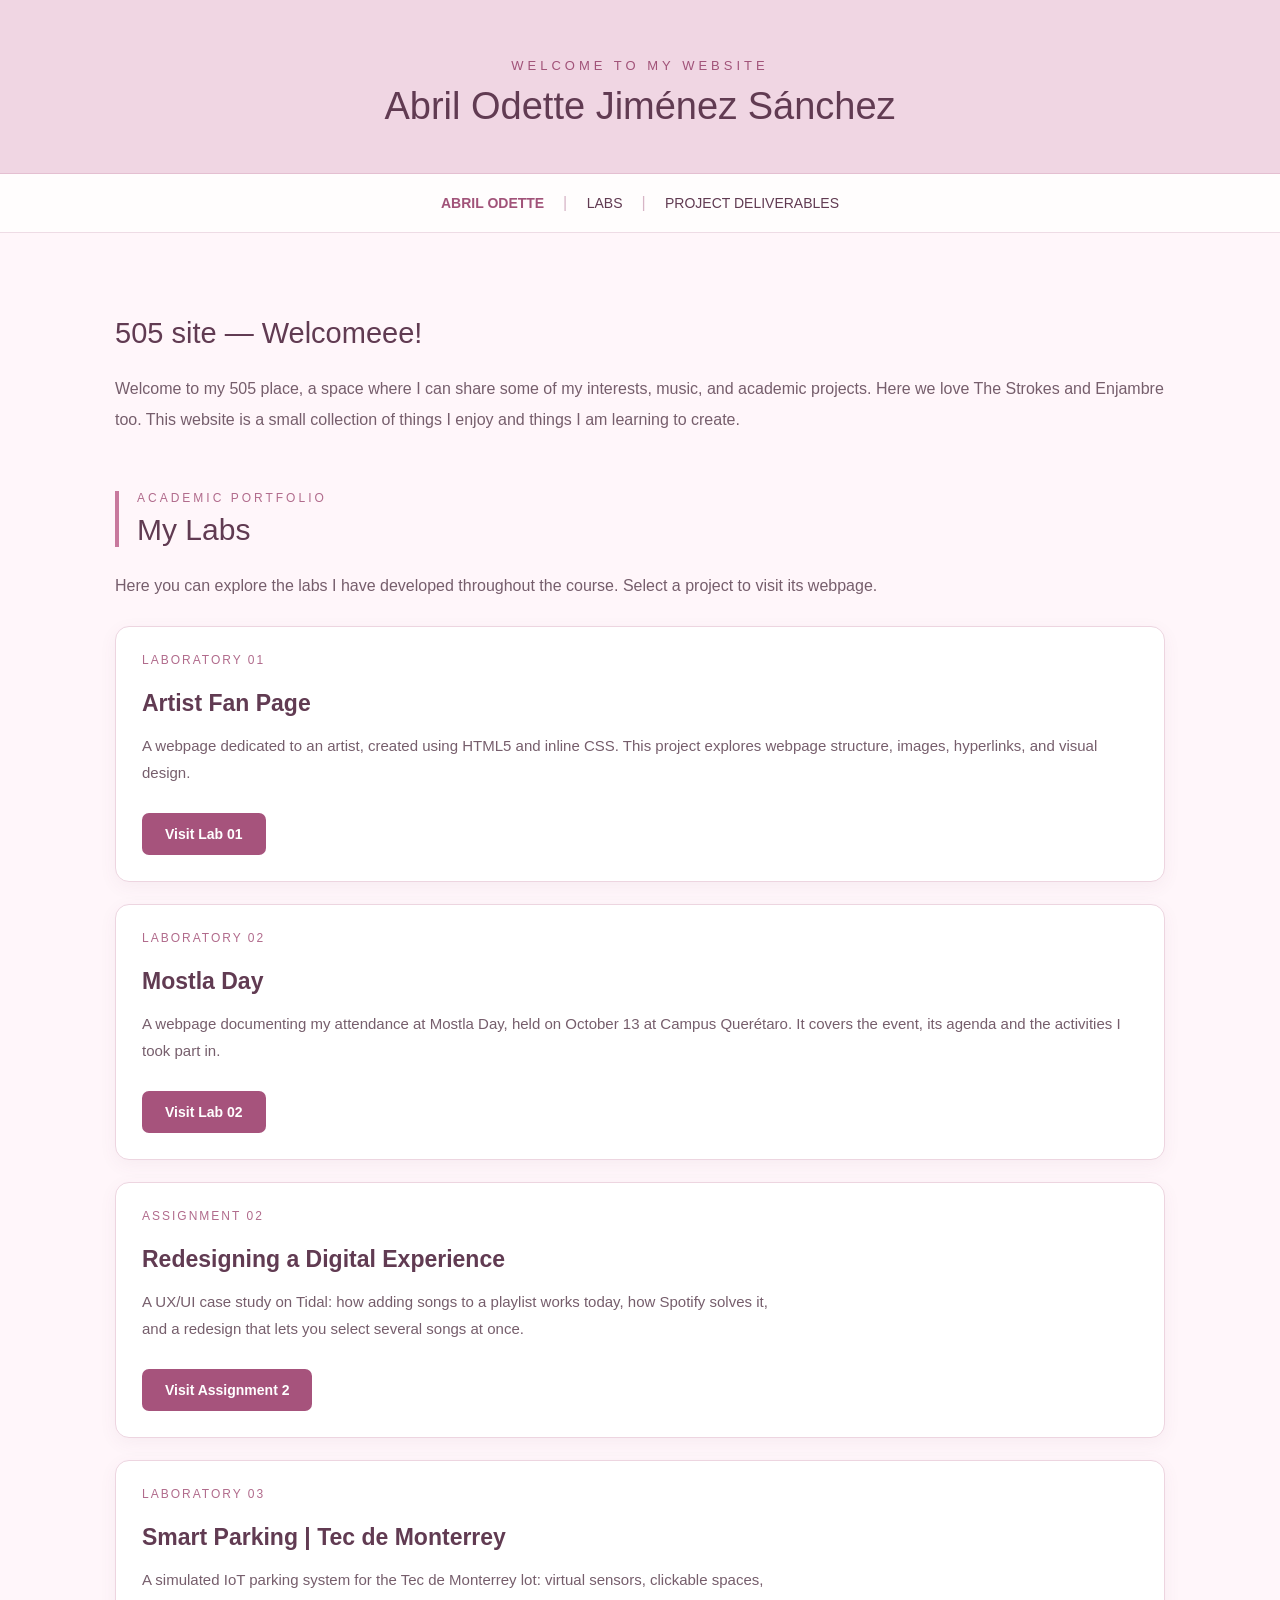
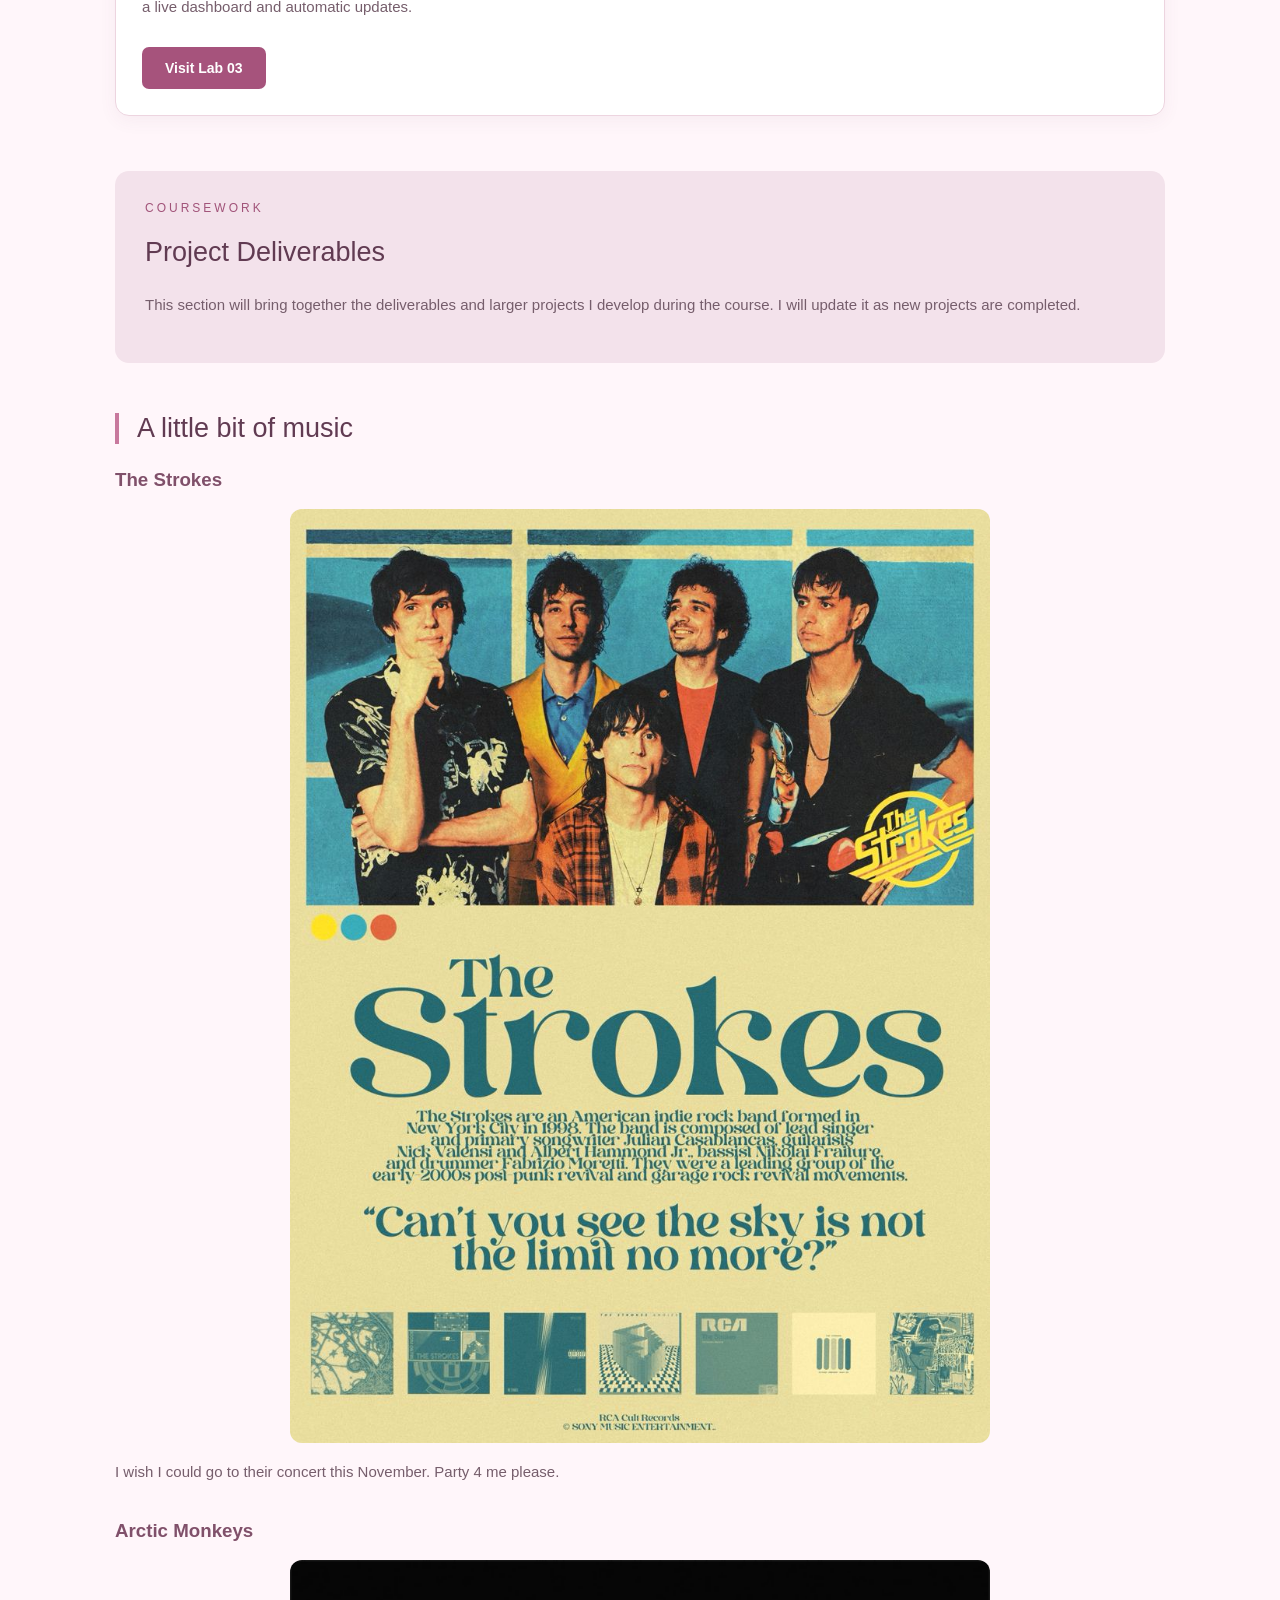
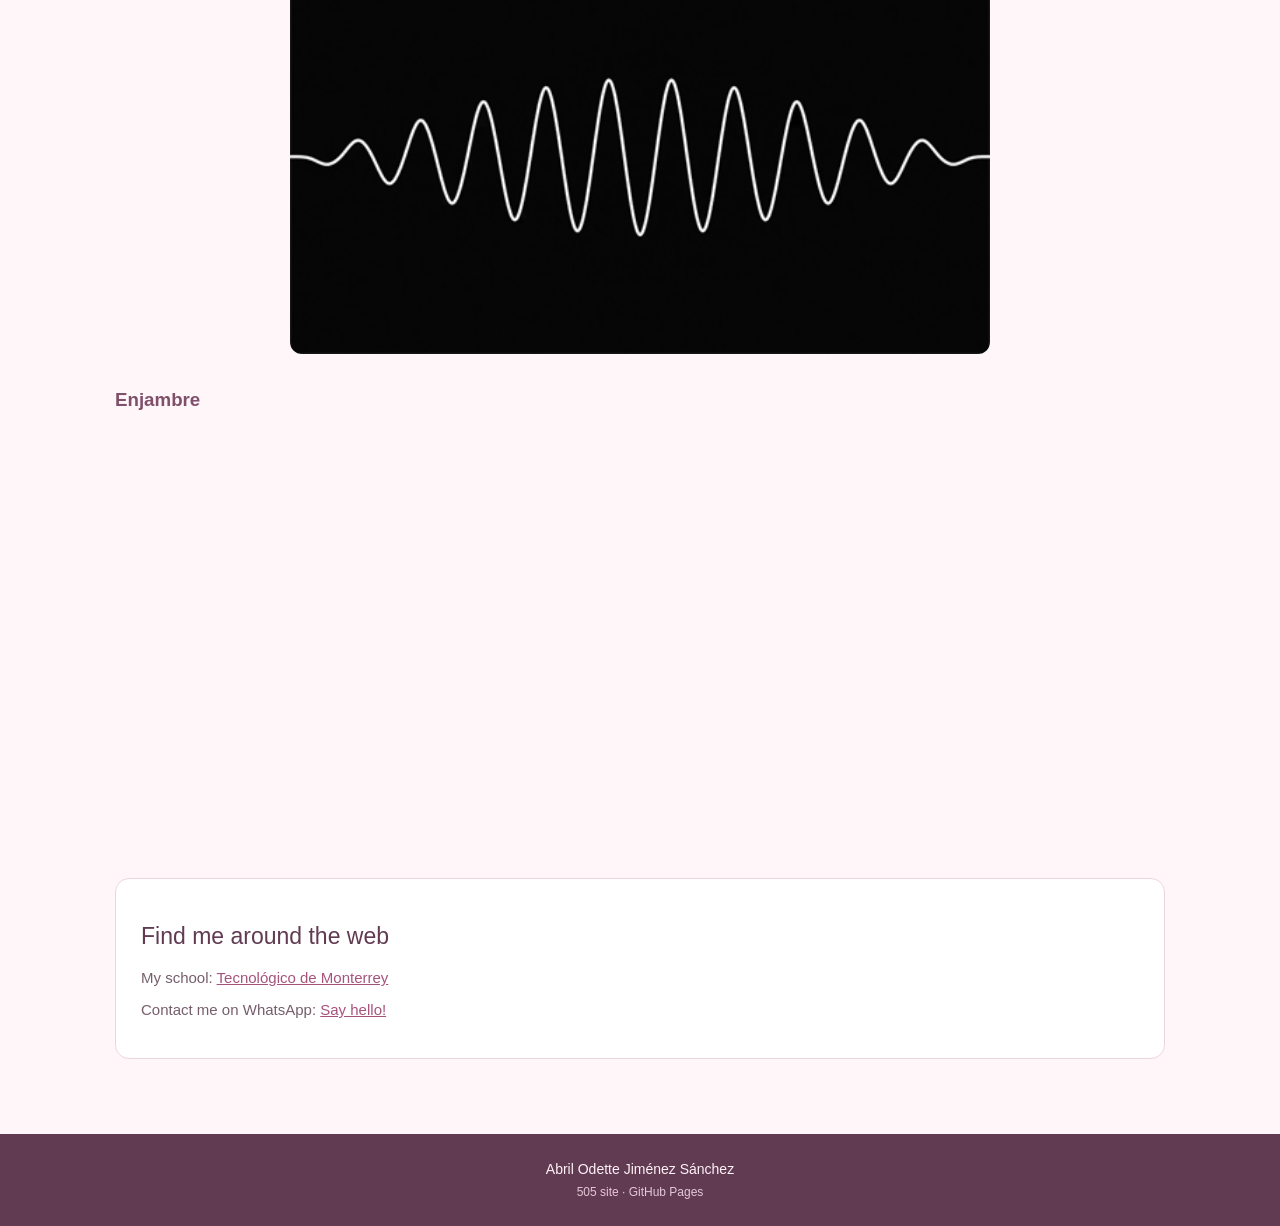
<file: index.html>
<!DOCTYPE html>
<html lang="en">

<head>
    <meta charset="UTF-8">
    <meta name="viewport" content="width=device-width, initial-scale=1.0">
    <title>Abril Odette | My Website</title>
</head>

<body style="margin: 0; font-family: 'Segoe UI', Arial, sans-serif; background-color: #fff6fa; color: #493443;">

    <!-- Encabezado -->
    <header style="background-color: #f0d6e3; padding: 45px 20px; text-align: center; border-bottom: 1px solid #e4bfd1;">

        <p style="font-size: 13px; letter-spacing: 4px; color: #a15379; text-transform: uppercase; margin-bottom: 12px;">
            Welcome to my website
        </p>

        <h1 style="font-size: 38px; font-weight: 500; margin: 0; color: #613b52;">
            Abril Odette Jiménez Sánchez
        </h1>

    </header>

    <!-- Menú de navegación -->
    <nav style="background-color: #fffdfd; padding: 20px 10px; text-align: center; border-bottom: 1px solid #eedce5;">

        <a href="index.html" style="text-decoration: none; color: #a15379; font-weight: bold; margin: 0 15px; font-size: 14px;">
            ABRIL ODETTE
        </a>

        <span style="color: #d7b5c6;">|</span>

        <a href="#labs" style="text-decoration: none; color: #613b52; margin: 0 15px; font-size: 14px;">
            LABS
        </a>

        <span style="color: #d7b5c6;">|</span>

        <a href="#projects" style="text-decoration: none; color: #613b52; margin: 0 15px; font-size: 14px;">
            PROJECT DELIVERABLES
        </a>

    </nav>

    <!-- Contenido principal -->
    <main style="max-width: 1050px; margin: 0 auto; padding: 35px 22px;">

        <!-- Presentación personal -->
        <section style="padding: 25px 0 40px;">

            <h2 style="font-size: 29px; font-weight: 500; color: #613b52;">
                505 site — Welcomeee!
            </h2>

            <p style="font-size: 16px; line-height: 1.9; color: #765e6c;">
                Welcome to my 505 place, a space where I can share some of my interests, music, and academic projects.
                Here we love The Strokes and Enjambre too. This website is a small collection of things I enjoy and
                things I am learning to create.
            </p>

        </section>

        <!-- Laboratorios -->
        <section id="labs" style="margin-bottom: 55px; scroll-margin-top: 25px;">

            <div style="border-left: 4px solid #c8799d; padding-left: 18px; margin-bottom: 25px;">

                <p style="font-size: 12px; letter-spacing: 3px; text-transform: uppercase; color: #b16b8c; margin: 0 0 8px;">
                    Academic portfolio
                </p>

                <h2 style="font-size: 30px; font-weight: 500; margin: 0; color: #613b52;">
                    My Labs
                </h2>

            </div>

            <p style="font-size: 16px; line-height: 1.8; color: #765e6c; margin-bottom: 25px;">
                Here you can explore the labs I have developed throughout the course.
                Select a project to visit its webpage.
            </p>

            <!-- Lab 01 -->
            <article style="background-color: #ffffff; border: 1px solid #edd5e0; border-radius: 14px; padding: 26px; box-shadow: 0 5px 18px rgba(126, 70, 98, 0.06);">

                <p style="font-size: 12px; letter-spacing: 2px; color: #b16b8c; margin-top: 0;">
                    LABORATORY 01
                </p>

                <h3 style="font-size: 23px; color: #613b52; margin-bottom: 12px;">
                    Artist Fan Page
                </h3>

                <p style="font-size: 15px; line-height: 1.8; color: #765e6c;">
                    A webpage dedicated to an artist, created using HTML5 and inline CSS.
                    This project explores webpage structure, images, hyperlinks, and visual design.
                </p>

                <a href="Labs/Lab%2001/Artist%20Fan%20Project/index.html"
                   style="display: inline-block; margin-top: 12px; padding: 13px 23px; background-color: #a6537c; color: white; text-decoration: none; border-radius: 7px; font-size: 14px; font-weight: bold;">
                    Visit Lab 01
                </a>
            
            </article>

                <!-- Lab 02 -->
            <article style="background-color: #ffffff; border: 1px solid #edd5e0; border-radius: 14px; padding: 26px; margin-top: 22px; box-shadow: 0 5px 18px rgba(126, 70, 98, 0.06);">

                <p style="font-size: 12px; letter-spacing: 2px; color: #b16b8c; margin-top: 0;">
                    LABORATORY 02
                </p>

                <h3 style="font-size: 23px; color: #613b52; margin-bottom: 12px;">
                    Mostla Day
                </h3>

                <p style="font-size: 15px; line-height: 1.8; color: #765e6c;">
                    A webpage documenting my attendance at Mostla Day, held on October 13 at Campus Querétaro.
                    It covers the event, its agenda and the activities I took part in.
                </p>

                <a href="Labs/Lab%2002/Mostla%20Day/index.html"
                   style="display: inline-block; margin-top: 12px; padding: 13px 23px; background-color: #a6537c; color: white; text-decoration: none; border-radius: 7px; font-size: 14px; font-weight: bold;">
                    Visit Lab 02
                </a>

            </article>
            
            <!-- Assignment 2 -->
            <article style="background-color: #ffffff; border: 1px solid #edd5e0; border-radius: 14px; padding: 26px; margin-top: 22px; box-shadow: 0 5px 18px rgba(126, 70, 98, 0.06);">

                <p style="font-size: 12px; letter-spacing: 2px; color: #b16b8c; margin-top: 0;">
                    ASSIGNMENT 02
                </p>

                <h3 style="font-size: 23px; color: #613b52; margin-bottom: 12px;">
                    Redesigning a Digital Experience
                </h3>

                <p style="font-size: 15px; line-height: 1.8; color: #765e6c;">
                    A UX/UI case study on Tidal: how adding songs to a playlist works today, how Spotify solves it,<br>
                    and a redesign that lets you select several songs at once.
                </p>

                <a href="Labs/Assignment%202/Tidal%20Redisign/index.html"
                   style="display: inline-block; margin-top: 12px; padding: 13px 23px; background-color: #a6537c; color: white; text-decoration: none; border-radius: 7px; font-size: 14px; font-weight: bold;">
                    Visit Assignment 2
                </a>

            </article>

            <!-- Lab 03 -->
            <article style="background-color: #ffffff; border: 1px solid #edd5e0; border-radius: 14px; padding: 26px; margin-top: 22px; box-shadow: 0 5px 18px rgba(126, 70, 98, 0.06);">

                <p style="font-size: 12px; letter-spacing: 2px; color: #b16b8c; margin-top: 0;">
                    LABORATORY 03
                </p>

                <h3 style="font-size: 23px; color: #613b52; margin-bottom: 12px;">
                    Smart Parking | Tec de Monterrey
                </h3>

                <p style="font-size: 15px; line-height: 1.8; color: #765e6c;">
                    A simulated IoT parking system for the Tec de Monterrey lot: virtual sensors, clickable spaces,<br>
                    a live dashboard and automatic updates.
                </p>

                <a href="Labs/Lab%2003/Smart%20Parking/index.html"
                   style="display: inline-block; margin-top: 12px; padding: 13px 23px; background-color: #a6537c; color: white; text-decoration: none; border-radius: 7px; font-size: 14px; font-weight: bold;">
                    Visit Lab 03
                </a>

            </article>

        </section>

        <!-- Project Deliverables -->
        <section id="projects" style="background-color: #f3e2eb; padding: 30px; border-radius: 14px; margin-bottom: 50px; scroll-margin-top: 25px;">

            <p style="font-size: 12px; letter-spacing: 3px; color: #a15379; text-transform: uppercase; margin-top: 0;">
                Coursework
            </p>

            <h2 style="font-size: 27px; font-weight: 500; color: #613b52;">
                Project Deliverables
            </h2>

            <p style="font-size: 15px; line-height: 1.8; color: #765e6c;">
                This section will bring together the deliverables and larger projects I develop
                during the course. I will update it as new projects are completed.
            </p>

        </section>

        <!-- Música y contenido personal -->
        <section style="margin-bottom: 55px;">

            <div style="border-left: 4px solid #c8799d; padding-left: 18px; margin-bottom: 25px;">

                <h2 style="font-size: 27px; font-weight: 500; color: #613b52; margin: 0;">
                    A little bit of music
                </h2>

            </div>

            <h3 style="color: #80506a;">The Strokes</h3>

            <img src="thestrokes.jpg"
                 style="display: block; width: 100%; max-width: 700px; height: auto; border-radius: 12px; margin: 15px auto;"
                 alt="The Strokes">

            <p style="font-size: 15px; line-height: 1.8; color: #765e6c;">
                I wish I could go to their concert this November. Party 4 me please.
            </p>

            <h3 style="color: #80506a; margin-top: 35px;">Arctic Monkeys</h3>

            <img src="gif1.gif"
                 style="display: block; width: 100%; max-width: 700px; height: auto; border-radius: 12px; margin: 15px auto;"
                 alt="Arctic Monkeys GIF">

            <h3 style="color: #80506a; margin-top: 35px;">Enjambre</h3>

            <div style="position: relative; width: 100%; max-width: 700px; margin: 15px auto;">
                <iframe
                    src="https://www.youtube.com/embed/W3zbkhMVSU4"
                    title="Enjambre music video"
                    style="display: block; width: 100%; aspect-ratio: 16 / 9; border: 0; border-radius: 12px;"
                    allow="accelerometer; autoplay; clipboard-write; encrypted-media; gyroscope; picture-in-picture; web-share"
                    referrerpolicy="strict-origin-when-cross-origin"
                    allowfullscreen>
                </iframe>
            </div>

        </section>

        <!-- Enlaces externos -->
        <section style="background-color: #ffffff; border: 1px solid #edd5e0; border-radius: 14px; padding: 25px; margin-bottom: 40px;">

            <h2 style="font-size: 23px; font-weight: 500; color: #613b52;">
                Find me around the web
            </h2>

            <p style="font-size: 15px; color: #765e6c;">
                My school:
                <a href="https://www.tec.mx" target="_blank" rel="noopener noreferrer" style="color: #a6537c;">
                    Tecnológico de Monterrey
                </a>
            </p>

            <p style="font-size: 15px; color: #765e6c;">
                Contact me on WhatsApp:
                <a href="https://wa.me/4428245902?text=Holi" target="_blank" rel="noopener noreferrer" style="color: #a6537c;">
                    Say hello!
                </a>
            </p>

        </section>

    </main>

    <!-- Pie de página -->
    <footer style="background-color: #613b52; color: #fff1f7; padding: 27px 20px; text-align: center;">

        <p style="font-size: 14px; margin: 0 0 8px;">
            Abril Odette Jiménez Sánchez
        </p>

        <p style="font-size: 12px; color: #e5c8d7; margin: 0;">
            505 site · GitHub Pages
        </p>

    </footer>

</body>
</html>
</file>
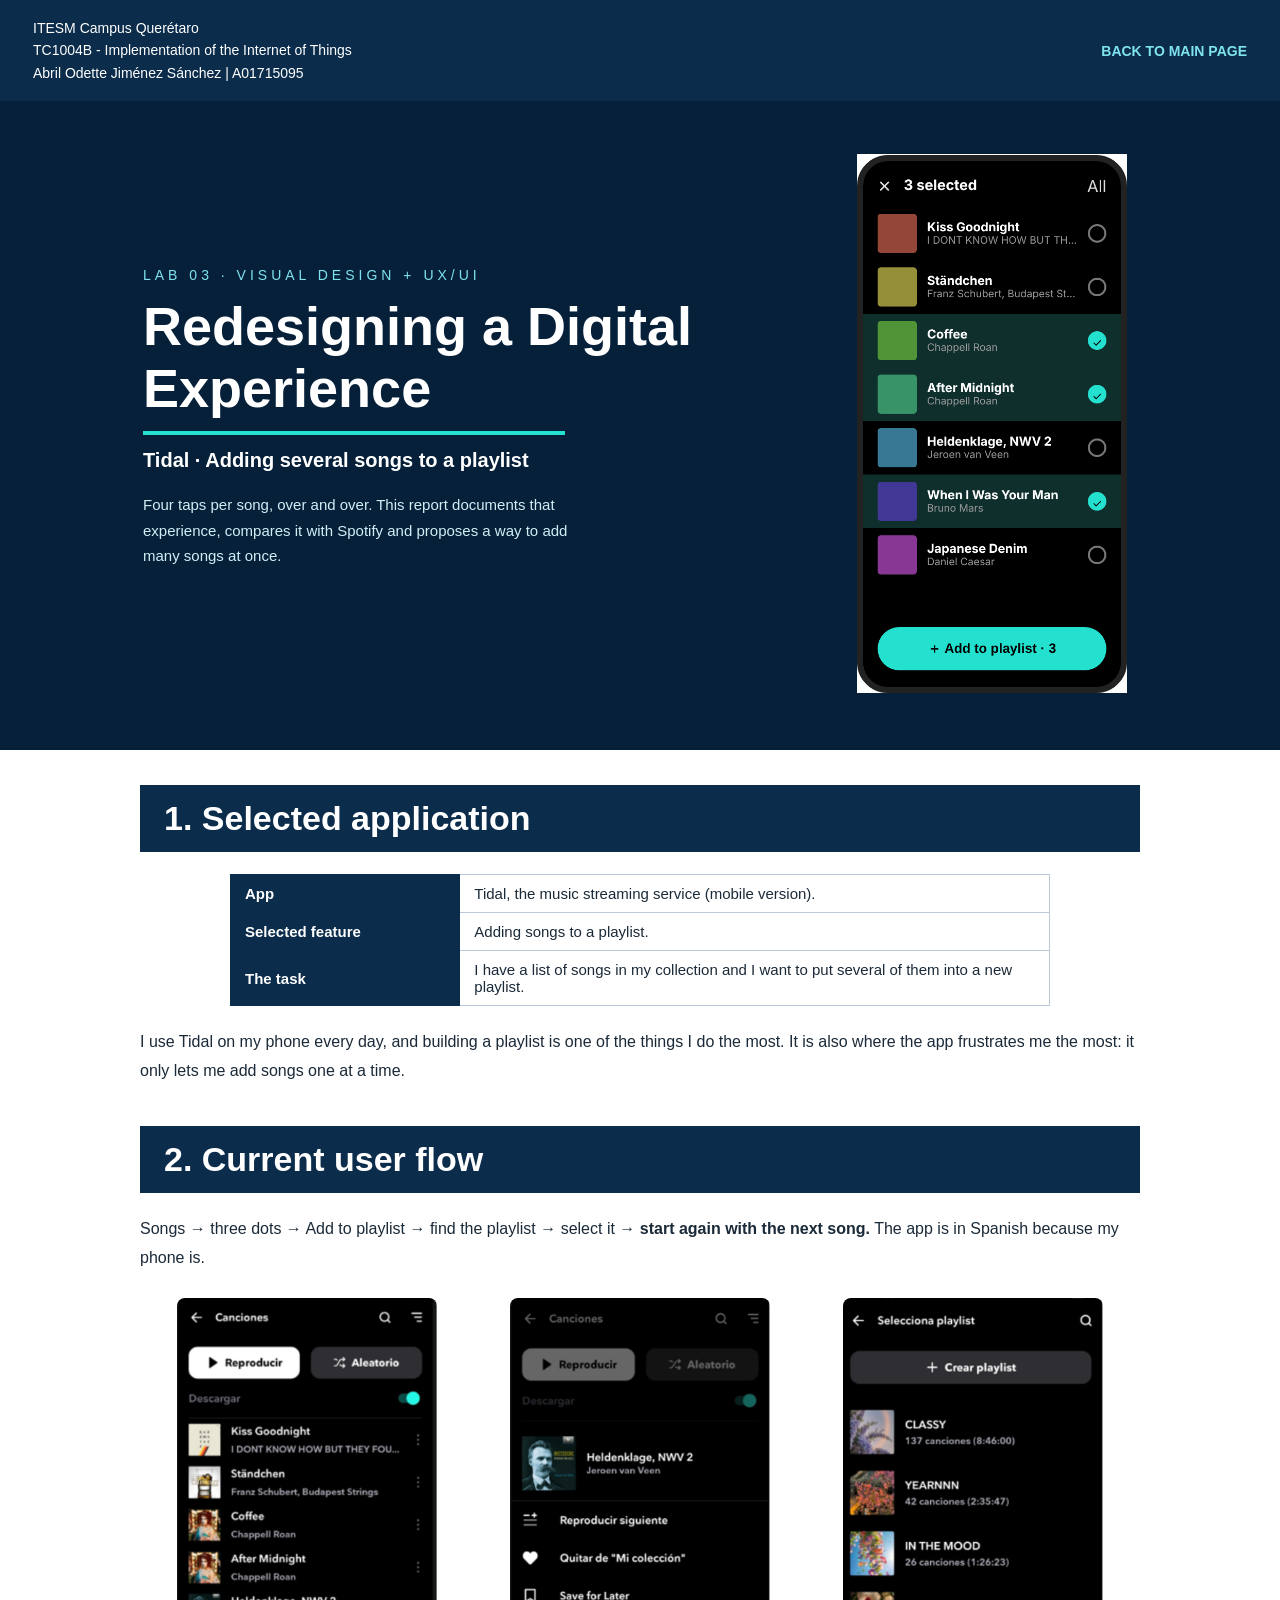
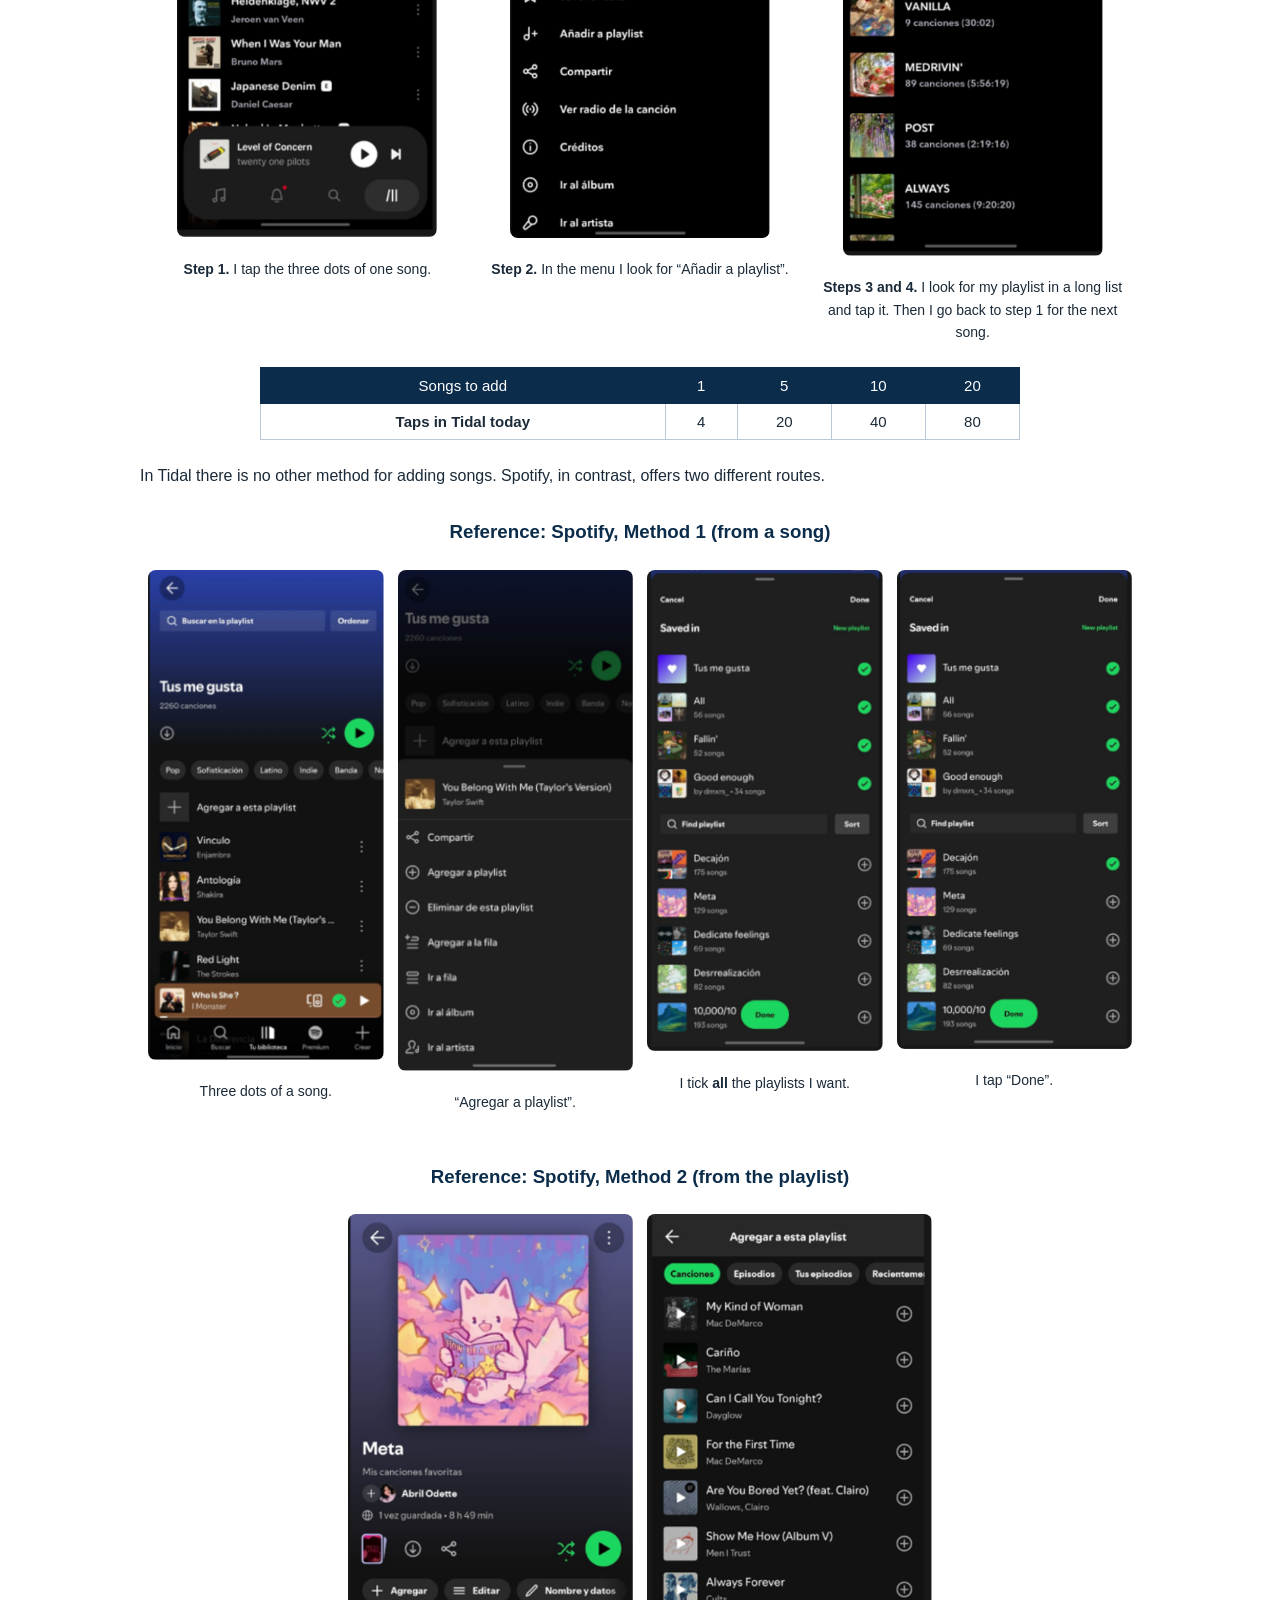
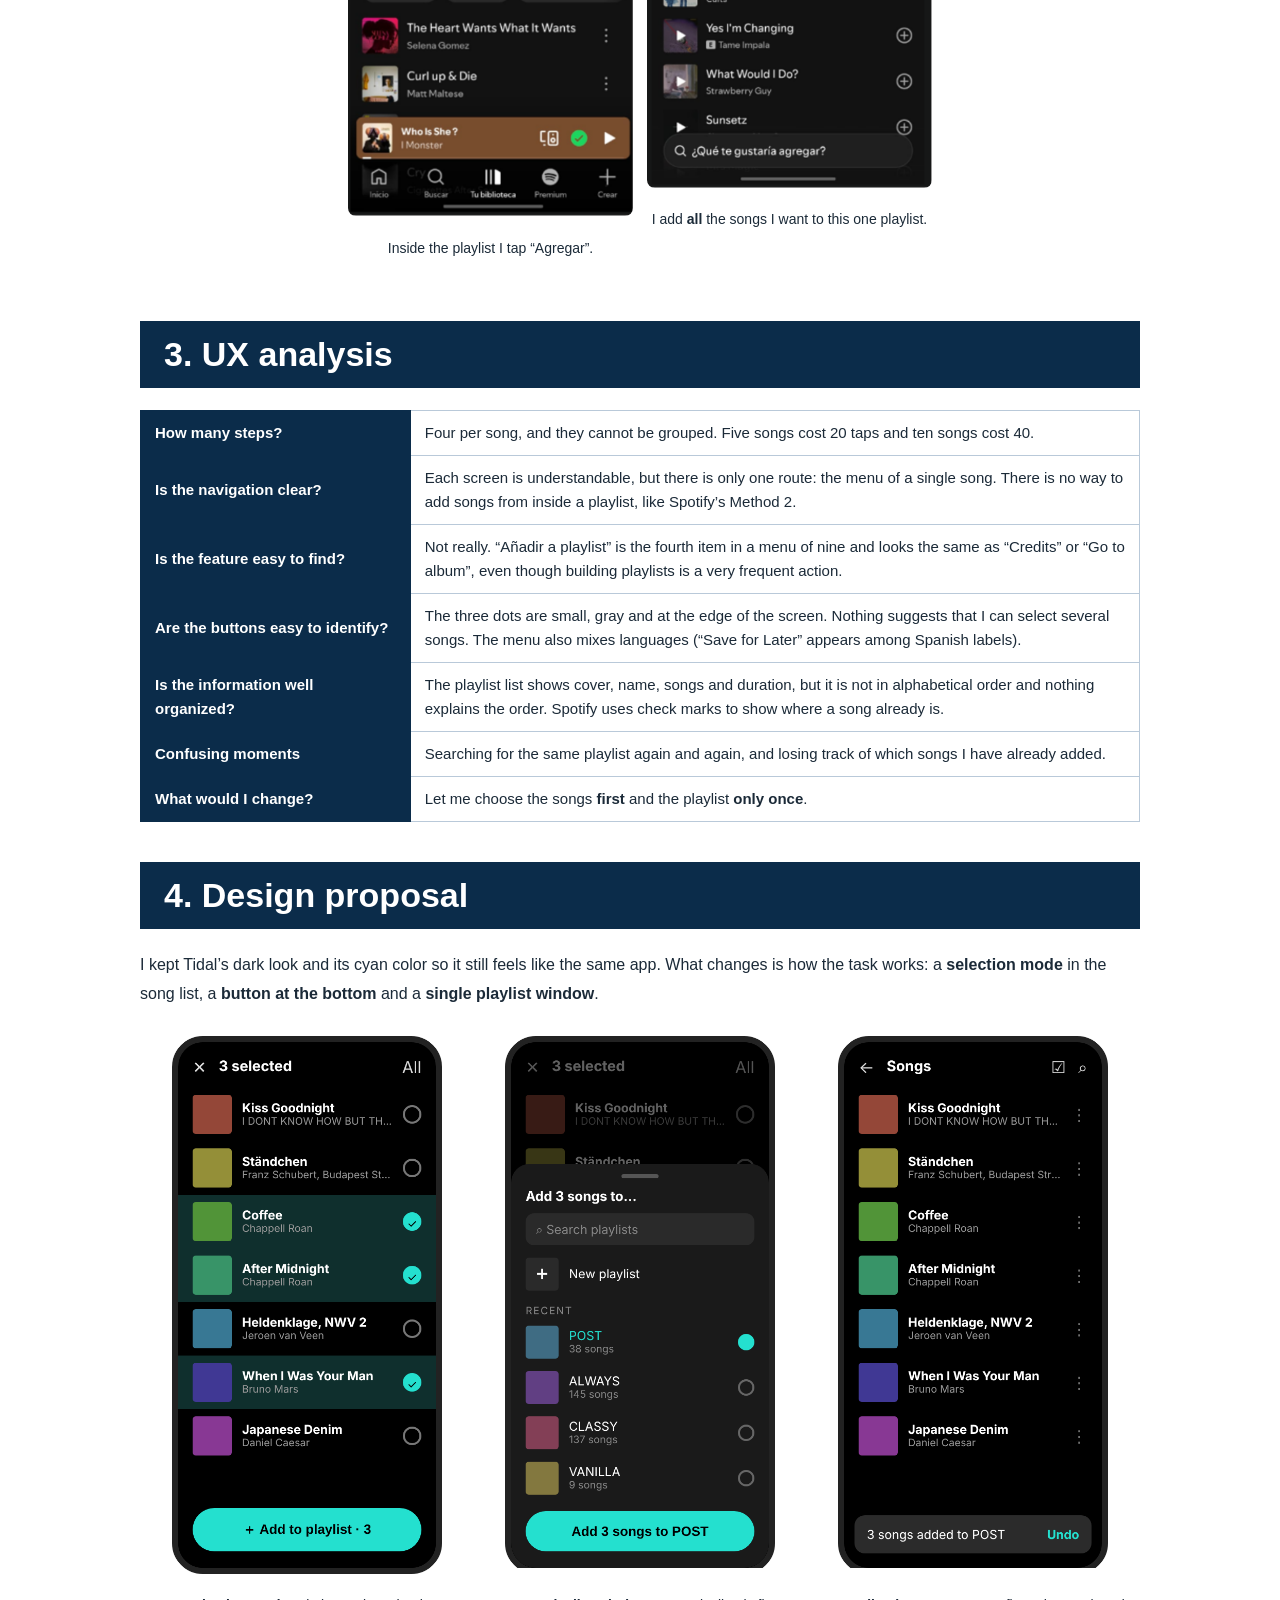
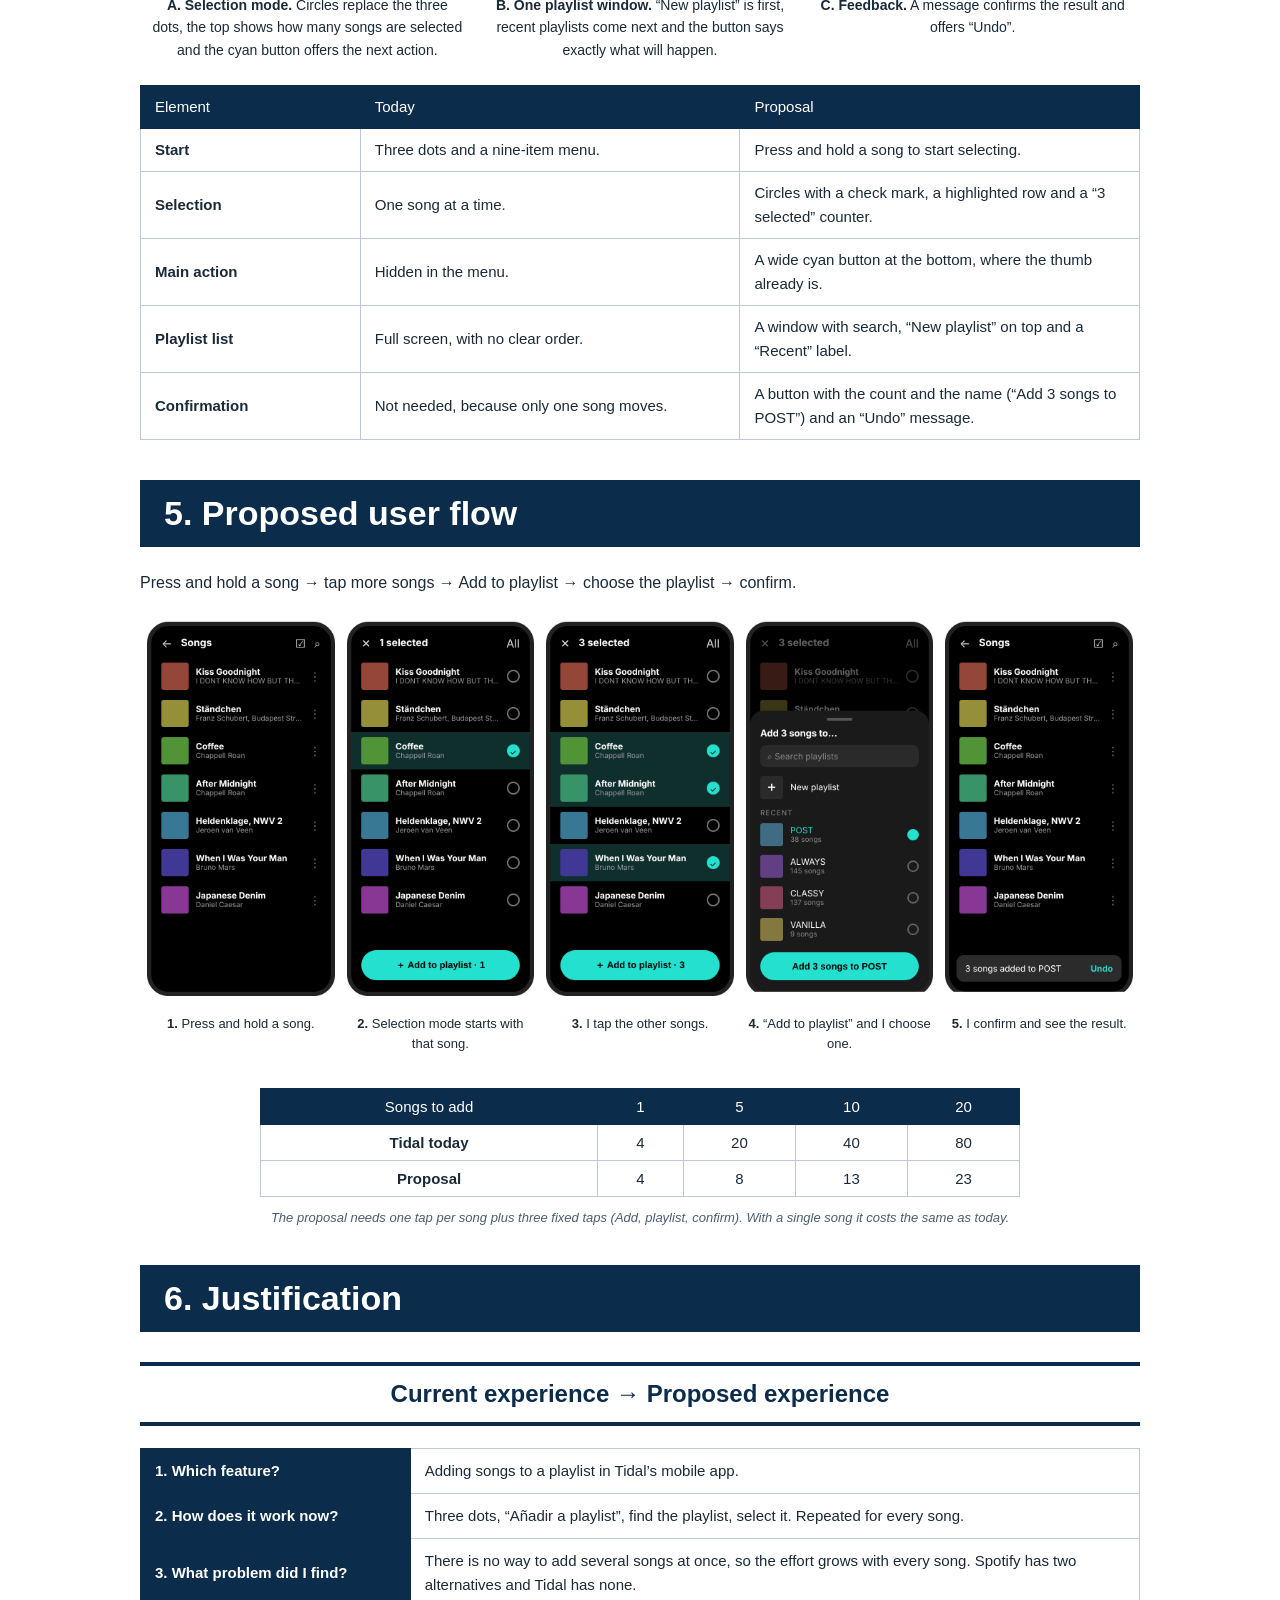
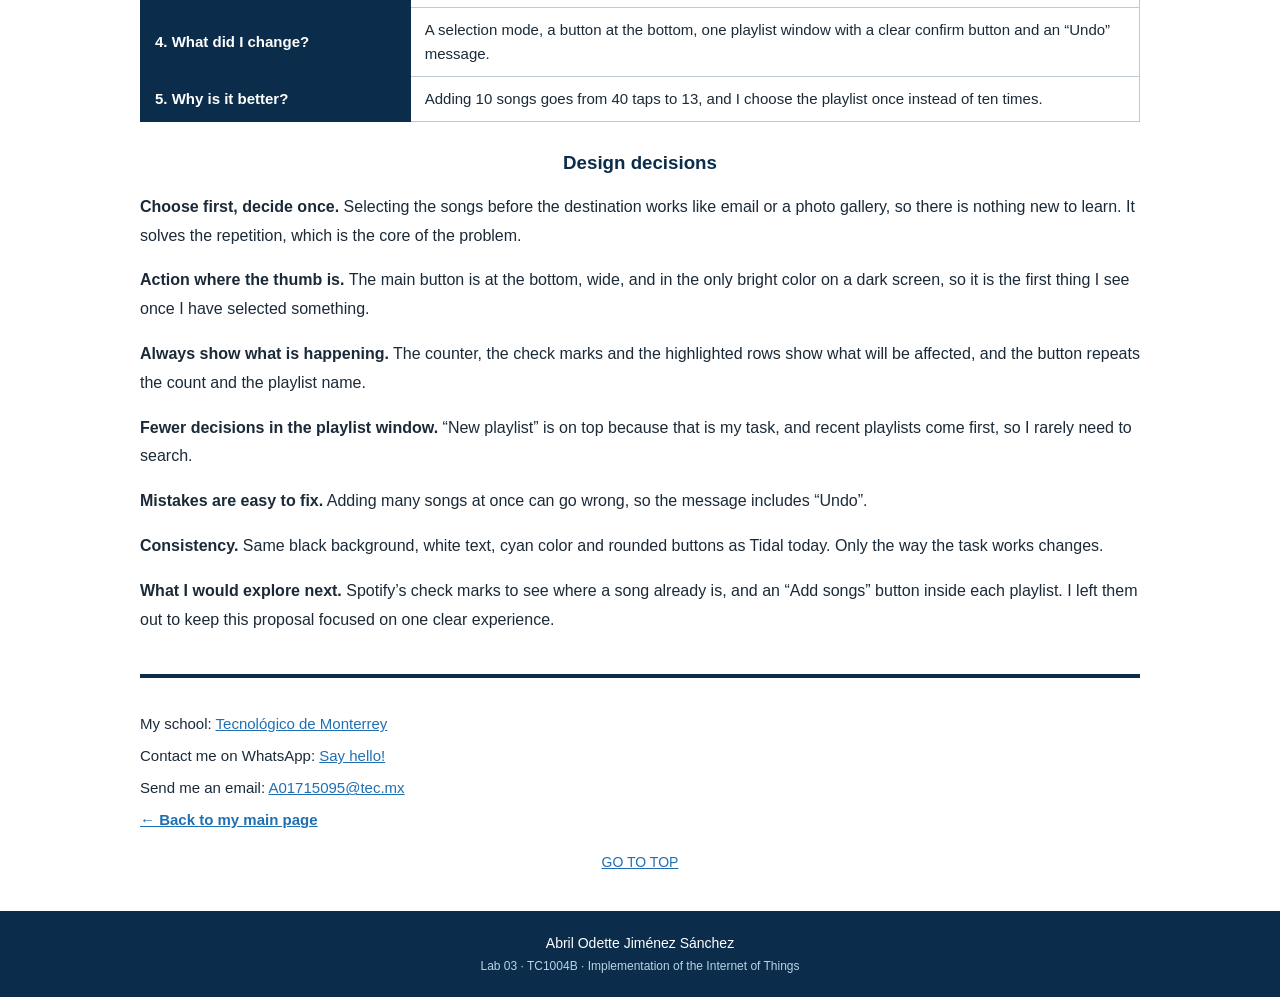
<file: Labs/Assignment 2/Tidal Redisign/index.html>
<!DOCTYPE html>
<html lang="en">

<head>
    <meta charset="UTF-8">
    <meta name="viewport" content="width=device-width, initial-scale=1.0">
    <title>Redesigning a Digital Experience | Lab 03</title>
</head>

<body id="top" style="margin: 0; background-color: #ffffff; color: #1b2a38; font-family: 'Segoe UI', Arial, sans-serif;">

    <!-- Top information bar -->
    <div style="background-color: #0b2c4a; color: white; padding: 14px 30px;">
        <table width="100%">
            <tr>
                <td valign="middle" style="color: white; font-size: 14px; line-height: 1.6;">
                    ITESM Campus Querétaro<br>
                    TC1004B - Implementation of the Internet of Things<br>
                    Abril Odette Jiménez Sánchez | A01715095
                </td>
                <td valign="middle" align="right" style="font-size: 14px;">
                    <a href="../../../index.html" style="color: #7fe3ef; font-weight: bold; text-decoration: none;">
                         BACK TO MAIN PAGE
                    </a>
                </td>
            </tr>
        </table>
    </div>

    <!-- Cover -->
    <div style="background-color: #06203a; color: white; padding: 50px 40px;">
        <table width="100%" style="max-width: 1000px; margin: 0 auto;">
            <tr>
                <td valign="middle" style="padding-right: 30px;">
                    <p style="font-size: 14px; letter-spacing: 4px; color: #7fe3ef; margin: 0 0 12px;">LAB 03 · VISUAL DESIGN + UX/UI</p>
                    <h1 style="font-size: 54px; font-weight: bold; margin: 0 0 12px;">Redesigning a Digital Experience</h1>
                    <hr width="420" align="left" size="4" color="#24e0cf">
                    <p style="font-size: 20px; font-weight: bold; margin-top: 14px;">Tidal · Adding several songs to a playlist</p>
                    <p style="font-size: 15px; color: #cfeff5; max-width: 460px; line-height: 1.7;">
                        Four taps per song, over and over. This report documents that experience, compares it with
                        Spotify and proposes a way to add many songs at once.
                    </p>
                </td>
                <td valign="middle" align="center" width="290">
                    <img src="images/recurso12.png" alt="Proposed Tidal screen with three songs selected" style="width: 100%; max-width: 270px; height: auto;">
                </td>
            </tr>
        </table>
    </div>

    <div style="max-width: 1000px; margin: 0 auto; padding: 0 22px;">

        <!-- 1. SELECTED APPLICATION -->
        <div style="background-color: #0b2c4a; padding: 14px 24px; margin-top: 35px;">
            <h2 style="margin: 0; font-size: 34px; color: white;">1. Selected application</h2>
        </div>

        <div align="center" style="margin-top: 22px;">
            <table style="border-collapse: collapse; width: 100%; max-width: 820px; font-size: 15px;">
                <tr>
                    <td style="background-color: #0b2c4a; color: white; font-weight: bold; padding: 10px 14px; border: 1px solid #0b2c4a; width: 28%;">App</td>
                    <td style="padding: 10px 14px; border: 1px solid #b9c9d9;">Tidal, the music streaming service (mobile version).</td>
                </tr>
                <tr>
                    <td style="background-color: #0b2c4a; color: white; font-weight: bold; padding: 10px 14px; border: 1px solid #0b2c4a;">Selected feature</td>
                    <td style="padding: 10px 14px; border: 1px solid #b9c9d9;">Adding songs to a playlist.</td>
                </tr>
                <tr>
                    <td style="background-color: #0b2c4a; color: white; font-weight: bold; padding: 10px 14px; border: 1px solid #0b2c4a;">The task</td>
                    <td style="padding: 10px 14px; border: 1px solid #b9c9d9;">I have a list of songs in my collection and I want to put several of them into a new playlist.</td>
                </tr>
            </table>
        </div>

        <p style="font-size: 16px; line-height: 1.8; margin-top: 22px;">
            I use Tidal on my phone every day, and building a playlist is one of the things I do the most. It is also
            where the app frustrates me the most: it only lets me add songs one at a time.
        </p>

        <!-- 2. CURRENT USER FLOW -->
        <div style="background-color: #0b2c4a; padding: 14px 24px; margin-top: 40px;">
            <h2 style="margin: 0; font-size: 34px; color: white;">2. Current user flow</h2>
        </div>

        <p style="font-size: 16px; line-height: 1.8; margin-top: 22px;">
            Songs → three dots → Add to playlist → find the playlist → select it → <b>start again with the next song.</b>
            The app is in Spanish because my phone is.
        </p>

        <table width="100%" style="margin-top: 10px; text-align: center; font-size: 14px; line-height: 1.6;">
            <tr>
                <td valign="top" width="33%" style="padding: 8px;">
                    <img src="images/recurso1.png" alt="Tidal song list with a three-dot button on every row" style="width: 100%; max-width: 260px; height: auto; border-radius: 8px;">
                    <p><b>Step 1.</b> I tap the three dots of one song.</p>
                </td>
                <td valign="top" width="33%" style="padding: 8px;">
                    <img src="images/recurso2.png" alt="Tidal song menu with the option Añadir a playlist" style="width: 100%; max-width: 260px; height: auto; border-radius: 8px;">
                    <p><b>Step 2.</b> In the menu I look for “Añadir a playlist”.</p>
                </td>
                <td valign="top" width="33%" style="padding: 8px;">
                    <img src="images/recurso3.png" alt="Tidal playlist selection screen" style="width: 100%; max-width: 260px; height: auto; border-radius: 8px;">
                    <p><b>Steps 3 and 4.</b> I look for my playlist in a long list and tap it. Then I go back to step 1 for the next song.</p>
                </td>
            </tr>
        </table>

        <div align="center">
            <table style="border-collapse: collapse; width: 100%; max-width: 760px; font-size: 15px; text-align: center;">
                <tr style="background-color: #0b2c4a; color: white;">
                    <td style="padding: 9px; border: 1px solid #0b2c4a;">Songs to add</td>
                    <td style="padding: 9px; border: 1px solid #0b2c4a;">1</td>
                    <td style="padding: 9px; border: 1px solid #0b2c4a;">5</td>
                    <td style="padding: 9px; border: 1px solid #0b2c4a;">10</td>
                    <td style="padding: 9px; border: 1px solid #0b2c4a;">20</td>
                </tr>
                <tr>
                    <td style="padding: 9px; border: 1px solid #b9c9d9; font-weight: bold;">Taps in Tidal today</td>
                    <td style="padding: 9px; border: 1px solid #b9c9d9;">4</td>
                    <td style="padding: 9px; border: 1px solid #b9c9d9;">20</td>
                    <td style="padding: 9px; border: 1px solid #b9c9d9;">40</td>
                    <td style="padding: 9px; border: 1px solid #b9c9d9;">80</td>
                </tr>
            </table>
        </div>

        <p style="font-size: 16px; line-height: 1.8; margin-top: 22px;">
            In Tidal there is no other method for adding songs. Spotify, in contrast, offers two different routes.
        </p>

        <h3 style="color: #0b2c4a; text-align: center; margin-top: 30px;">Reference: Spotify, Method 1 (from a song)</h3>

        <table width="100%" style="text-align: center; font-size: 14px; line-height: 1.6;">
            <tr>
                <td valign="top" width="25%" style="padding: 6px;">
                    <img src="images/recurso4.png" alt="Spotify liked songs list" style="width: 100%; height: auto; border-radius: 8px;">
                    <p>Three dots of a song.</p>
                </td>
                <td valign="top" width="25%" style="padding: 6px;">
                    <img src="images/recurso5.png" alt="Spotify song menu with Agregar a playlist" style="width: 100%; height: auto; border-radius: 8px;">
                    <p>“Agregar a playlist”.</p>
                </td>
                <td valign="top" width="25%" style="padding: 6px;">
                    <img src="images/recurso6.png" alt="Spotify sheet with several playlists checked" style="width: 100%; height: auto; border-radius: 8px;">
                    <p>I tick <b>all</b> the playlists I want.</p>
                </td>
                <td valign="top" width="25%" style="padding: 6px;">
                    <img src="images/recurso7.png" alt="Spotify sheet with the Done button" style="width: 100%; height: auto; border-radius: 8px;">
                    <p>I tap “Done”.</p>
                </td>
            </tr>
        </table>

        <h3 style="color: #0b2c4a; text-align: center; margin-top: 30px;">Reference: Spotify, Method 2 (from the playlist)</h3>

        <table width="100%" style="max-width: 600px; margin: 0 auto; text-align: center; font-size: 14px; line-height: 1.6;">
            <tr>
                <td valign="top" width="50%" style="padding: 6px;">
                    <img src="images/recurso8.png" alt="Spotify playlist with an Agregar button" style="width: 100%; height: auto; border-radius: 8px;">
                    <p>Inside the playlist I tap “Agregar”.</p>
                </td>
                <td valign="top" width="50%" style="padding: 6px;">
                    <img src="images/recurso9.png" alt="Spotify screen with plus buttons next to each song" style="width: 100%; height: auto; border-radius: 8px;">
                    <p>I add <b>all</b> the songs I want to this one playlist.</p>
                </td>
            </tr>
        </table>

        <!-- 3. UX ANALYSIS -->
        <div style="background-color: #0b2c4a; padding: 14px 24px; margin-top: 40px;">
            <h2 style="margin: 0; font-size: 34px; color: white;">3. UX analysis</h2>
        </div>

        <div align="center" style="margin-top: 22px;">
            <table style="border-collapse: collapse; width: 100%; font-size: 15px; line-height: 1.6;">
                <tr>
                    <td style="background-color: #0b2c4a; color: white; font-weight: bold; padding: 10px 14px; border: 1px solid #0b2c4a; width: 27%;">How many steps?</td>
                    <td style="padding: 10px 14px; border: 1px solid #b9c9d9;">Four per song, and they cannot be grouped. Five songs cost 20 taps and ten songs cost 40.</td>
                </tr>
                <tr>
                    <td style="background-color: #0b2c4a; color: white; font-weight: bold; padding: 10px 14px; border: 1px solid #0b2c4a;">Is the navigation clear?</td>
                    <td style="padding: 10px 14px; border: 1px solid #b9c9d9;">Each screen is understandable, but there is only one route: the menu of a single song. There is no way to add songs from inside a playlist, like Spotify’s Method 2.</td>
                </tr>
                <tr>
                    <td style="background-color: #0b2c4a; color: white; font-weight: bold; padding: 10px 14px; border: 1px solid #0b2c4a;">Is the feature easy to find?</td>
                    <td style="padding: 10px 14px; border: 1px solid #b9c9d9;">Not really. “Añadir a playlist” is the fourth item in a menu of nine and looks the same as “Credits” or “Go to album”, even though building playlists is a very frequent action.</td>
                </tr>
                <tr>
                    <td style="background-color: #0b2c4a; color: white; font-weight: bold; padding: 10px 14px; border: 1px solid #0b2c4a;">Are the buttons easy to identify?</td>
                    <td style="padding: 10px 14px; border: 1px solid #b9c9d9;">The three dots are small, gray and at the edge of the screen. Nothing suggests that I can select several songs. The menu also mixes languages (“Save for Later” appears among Spanish labels).</td>
                </tr>
                <tr>
                    <td style="background-color: #0b2c4a; color: white; font-weight: bold; padding: 10px 14px; border: 1px solid #0b2c4a;">Is the information well organized?</td>
                    <td style="padding: 10px 14px; border: 1px solid #b9c9d9;">The playlist list shows cover, name, songs and duration, but it is not in alphabetical order and nothing explains the order. Spotify uses check marks to show where a song already is.</td>
                </tr>
                <tr>
                    <td style="background-color: #0b2c4a; color: white; font-weight: bold; padding: 10px 14px; border: 1px solid #0b2c4a;">Confusing moments</td>
                    <td style="padding: 10px 14px; border: 1px solid #b9c9d9;">Searching for the same playlist again and again, and losing track of which songs I have already added.</td>
                </tr>
                <tr>
                    <td style="background-color: #0b2c4a; color: white; font-weight: bold; padding: 10px 14px; border: 1px solid #0b2c4a;">What would I change?</td>
                    <td style="padding: 10px 14px; border: 1px solid #b9c9d9;">Let me choose the songs <b>first</b> and the playlist <b>only once</b>.</td>
                </tr>
            </table>
        </div>

        <!-- 4. DESIGN PROPOSAL -->
        <div style="background-color: #0b2c4a; padding: 14px 24px; margin-top: 40px;">
            <h2 style="margin: 0; font-size: 34px; color: white;">4. Design proposal</h2>
        </div>

        <p style="font-size: 16px; line-height: 1.8; margin-top: 22px;">
            I kept Tidal’s dark look and its cyan color so it still feels like the same app. What changes is how the
            task works: a <b>selection mode</b> in the song list, a <b>button at the bottom</b> and a <b>single playlist window</b>.
        </p>

        <table width="100%" style="text-align: center; font-size: 14px; line-height: 1.6;">
            <tr>
                <td valign="top" width="33%" style="padding: 8px;">
                    <img src="images/recurso12.png" alt="Selection mode with three songs selected" style="width: 100%; max-width: 270px; height: auto;">
                    <p><b>A. Selection mode.</b> Circles replace the three dots, the top shows how many songs are selected and the cyan button offers the next action.</p>
                </td>
                <td valign="top" width="33%" style="padding: 8px;">
                    <img src="images/recurso13.png" alt="Playlist window to choose where to add the songs" style="width: 100%; max-width: 270px; height: auto;">
                    <p><b>B. One playlist window.</b> “New playlist” is first, recent playlists come next and the button says exactly what will happen.</p>
                </td>
                <td valign="top" width="33%" style="padding: 8px;">
                    <img src="images/recurso14.png" alt="Confirmation message with an Undo option" style="width: 100%; max-width: 270px; height: auto;">
                    <p><b>C. Feedback.</b> A message confirms the result and offers “Undo”.</p>
                </td>
            </tr>
        </table>

        <div align="center">
            <table style="border-collapse: collapse; width: 100%; font-size: 15px; line-height: 1.6;">
                <tr style="background-color: #0b2c4a; color: white;">
                    <td style="padding: 9px 14px; border: 1px solid #0b2c4a; width: 22%;">Element</td>
                    <td style="padding: 9px 14px; border: 1px solid #0b2c4a; width: 38%;">Today</td>
                    <td style="padding: 9px 14px; border: 1px solid #0b2c4a;">Proposal</td>
                </tr>
                <tr>
                    <td style="padding: 9px 14px; border: 1px solid #b9c9d9; font-weight: bold;">Start</td>
                    <td style="padding: 9px 14px; border: 1px solid #b9c9d9;">Three dots and a nine-item menu.</td>
                    <td style="padding: 9px 14px; border: 1px solid #b9c9d9;">Press and hold a song to start selecting.</td>
                </tr>
                <tr>
                    <td style="padding: 9px 14px; border: 1px solid #b9c9d9; font-weight: bold;">Selection</td>
                    <td style="padding: 9px 14px; border: 1px solid #b9c9d9;">One song at a time.</td>
                    <td style="padding: 9px 14px; border: 1px solid #b9c9d9;">Circles with a check mark, a highlighted row and a “3 selected” counter.</td>
                </tr>
                <tr>
                    <td style="padding: 9px 14px; border: 1px solid #b9c9d9; font-weight: bold;">Main action</td>
                    <td style="padding: 9px 14px; border: 1px solid #b9c9d9;">Hidden in the menu.</td>
                    <td style="padding: 9px 14px; border: 1px solid #b9c9d9;">A wide cyan button at the bottom, where the thumb already is.</td>
                </tr>
                <tr>
                    <td style="padding: 9px 14px; border: 1px solid #b9c9d9; font-weight: bold;">Playlist list</td>
                    <td style="padding: 9px 14px; border: 1px solid #b9c9d9;">Full screen, with no clear order.</td>
                    <td style="padding: 9px 14px; border: 1px solid #b9c9d9;">A window with search, “New playlist” on top and a “Recent” label.</td>
                </tr>
                <tr>
                    <td style="padding: 9px 14px; border: 1px solid #b9c9d9; font-weight: bold;">Confirmation</td>
                    <td style="padding: 9px 14px; border: 1px solid #b9c9d9;">Not needed, because only one song moves.</td>
                    <td style="padding: 9px 14px; border: 1px solid #b9c9d9;">A button with the count and the name (“Add 3 songs to POST”) and an “Undo” message.</td>
                </tr>
            </table>
        </div>

        <!-- 5. PROPOSED USER FLOW -->
        <div style="background-color: #0b2c4a; padding: 14px 24px; margin-top: 40px;">
            <h2 style="margin: 0; font-size: 34px; color: white;">5. Proposed user flow</h2>
        </div>

        <p style="font-size: 16px; line-height: 1.8; margin-top: 22px;">
            Press and hold a song → tap more songs → Add to playlist → choose the playlist → confirm.
        </p>

        <table width="100%" style="text-align: center; font-size: 13px; line-height: 1.5;">
            <tr>
                <td valign="top" width="20%" style="padding: 5px;">
                    <img src="images/recurso10.png" alt="Song list" style="width: 100%; height: auto;">
                    <p><b>1.</b> Press and hold a song.</p>
                </td>
                <td valign="top" width="20%" style="padding: 5px;">
                    <img src="images/recurso11.png" alt="One song selected" style="width: 100%; height: auto;">
                    <p><b>2.</b> Selection mode starts with that song.</p>
                </td>
                <td valign="top" width="20%" style="padding: 5px;">
                    <img src="images/recurso12.png" alt="Three songs selected" style="width: 100%; height: auto;">
                    <p><b>3.</b> I tap the other songs.</p>
                </td>
                <td valign="top" width="20%" style="padding: 5px;">
                    <img src="images/recurso13.png" alt="Playlist window" style="width: 100%; height: auto;">
                    <p><b>4.</b> “Add to playlist” and I choose one.</p>
                </td>
                <td valign="top" width="20%" style="padding: 5px;">
                    <img src="images/recurso14.png" alt="Confirmation message" style="width: 100%; height: auto;">
                    <p><b>5.</b> I confirm and see the result.</p>
                </td>
            </tr>
        </table>

        <div align="center" style="margin-top: 15px;">
            <table style="border-collapse: collapse; width: 100%; max-width: 760px; font-size: 15px; text-align: center;">
                <tr style="background-color: #0b2c4a; color: white;">
                    <td style="padding: 9px; border: 1px solid #0b2c4a;">Songs to add</td>
                    <td style="padding: 9px; border: 1px solid #0b2c4a;">1</td>
                    <td style="padding: 9px; border: 1px solid #0b2c4a;">5</td>
                    <td style="padding: 9px; border: 1px solid #0b2c4a;">10</td>
                    <td style="padding: 9px; border: 1px solid #0b2c4a;">20</td>
                </tr>
                <tr>
                    <td style="padding: 9px; border: 1px solid #b9c9d9; font-weight: bold;">Tidal today</td>
                    <td style="padding: 9px; border: 1px solid #b9c9d9;">4</td>
                    <td style="padding: 9px; border: 1px solid #b9c9d9;">20</td>
                    <td style="padding: 9px; border: 1px solid #b9c9d9;">40</td>
                    <td style="padding: 9px; border: 1px solid #b9c9d9;">80</td>
                </tr>
                <tr>
                    <td style="padding: 9px; border: 1px solid #b9c9d9; font-weight: bold;">Proposal</td>
                    <td style="padding: 9px; border: 1px solid #b9c9d9;">4</td>
                    <td style="padding: 9px; border: 1px solid #b9c9d9;">8</td>
                    <td style="padding: 9px; border: 1px solid #b9c9d9;">13</td>
                    <td style="padding: 9px; border: 1px solid #b9c9d9;">23</td>
                </tr>
            </table>
        </div>

        <p style="font-size: 13px; color: #4a5d70; font-style: italic; text-align: center;">
            The proposal needs one tap per song plus three fixed taps (Add, playlist, confirm). With a single song it costs the same as today.
        </p>

        <!-- 6. JUSTIFICATION -->
        <div style="background-color: #0b2c4a; padding: 14px 24px; margin-top: 40px;">
            <h2 style="margin: 0; font-size: 34px; color: white;">6. Justification</h2>
        </div>

        <hr size="4" color="#0b2c4a" style="margin-top: 30px;">
        <h2 style="text-align: center; color: #0b2c4a; margin: 14px 0;">Current experience → Proposed experience</h2>
        <hr size="4" color="#0b2c4a">

        <div align="center" style="margin-top: 22px;">
            <table style="border-collapse: collapse; width: 100%; font-size: 15px; line-height: 1.6;">
                <tr>
                    <td style="background-color: #0b2c4a; color: white; font-weight: bold; padding: 10px 14px; border: 1px solid #0b2c4a; width: 27%;">1. Which feature?</td>
                    <td style="padding: 10px 14px; border: 1px solid #b9c9d9;">Adding songs to a playlist in Tidal’s mobile app.</td>
                </tr>
                <tr>
                    <td style="background-color: #0b2c4a; color: white; font-weight: bold; padding: 10px 14px; border: 1px solid #0b2c4a;">2. How does it work now?</td>
                    <td style="padding: 10px 14px; border: 1px solid #b9c9d9;">Three dots, “Añadir a playlist”, find the playlist, select it. Repeated for every song.</td>
                </tr>
                <tr>
                    <td style="background-color: #0b2c4a; color: white; font-weight: bold; padding: 10px 14px; border: 1px solid #0b2c4a;">3. What problem did I find?</td>
                    <td style="padding: 10px 14px; border: 1px solid #b9c9d9;">There is no way to add several songs at once, so the effort grows with every song. Spotify has two alternatives and Tidal has none.</td>
                </tr>
                <tr>
                    <td style="background-color: #0b2c4a; color: white; font-weight: bold; padding: 10px 14px; border: 1px solid #0b2c4a;">4. What did I change?</td>
                    <td style="padding: 10px 14px; border: 1px solid #b9c9d9;">A selection mode, a button at the bottom, one playlist window with a clear confirm button and an “Undo” message.</td>
                </tr>
                <tr>
                    <td style="background-color: #0b2c4a; color: white; font-weight: bold; padding: 10px 14px; border: 1px solid #0b2c4a;">5. Why is it better?</td>
                    <td style="padding: 10px 14px; border: 1px solid #b9c9d9;">Adding 10 songs goes from 40 taps to 13, and I choose the playlist once instead of ten times.</td>
                </tr>
            </table>
        </div>

        <h3 style="color: #0b2c4a; text-align: center; margin-top: 30px;">Design decisions</h3>

        <p style="font-size: 16px; line-height: 1.8;">
            <b>Choose first, decide once.</b> Selecting the songs before the destination works like email or a photo
            gallery, so there is nothing new to learn. It solves the repetition, which is the core of the problem.
        </p>
        <p style="font-size: 16px; line-height: 1.8;">
            <b>Action where the thumb is.</b> The main button is at the bottom, wide, and in the only bright color on a
            dark screen, so it is the first thing I see once I have selected something.
        </p>
        <p style="font-size: 16px; line-height: 1.8;">
            <b>Always show what is happening.</b> The counter, the check marks and the highlighted rows show what will be
            affected, and the button repeats the count and the playlist name.
        </p>
        <p style="font-size: 16px; line-height: 1.8;">
            <b>Fewer decisions in the playlist window.</b> “New playlist” is on top because that is my task, and recent
            playlists come first, so I rarely need to search.
        </p>
        <p style="font-size: 16px; line-height: 1.8;">
            <b>Mistakes are easy to fix.</b> Adding many songs at once can go wrong, so the message includes “Undo”.
        </p>
        <p style="font-size: 16px; line-height: 1.8;">
            <b>Consistency.</b> Same black background, white text, cyan color and rounded buttons as Tidal today. Only
            the way the task works changes.
        </p>
        <p style="font-size: 16px; line-height: 1.8;">
            <b>What I would explore next.</b> Spotify’s check marks to see where a song already is, and an “Add songs”
            button inside each playlist. I left them out to keep this proposal focused on one clear experience.
        </p>

        <!-- Contact -->
        <div style="border-top: 4px solid #0b2c4a; margin-top: 40px; padding-top: 22px;">

            <p style="font-size: 15px;">
                My school:
                <a href="https://www.tec.mx" target="_blank" rel="noopener noreferrer" style="color: #1f6fb2;">
                    Tecnológico de Monterrey
                </a>
            </p>

            <p style="font-size: 15px;">
                Contact me on WhatsApp:
                <a href="https://wa.me/4428245902?text=Holi" target="_blank" rel="noopener noreferrer" style="color: #1f6fb2;">
                    Say hello!
                </a>
            </p>

            <p style="font-size: 15px;">
                Send me an email:
                <a href="mailto:A01715095@tec.mx" style="color: #1f6fb2;">
                    A01715095@tec.mx
                </a>
            </p>

            <p style="font-size: 15px; margin-bottom: 0;">
                <a href="../../../index.html" style="color: #1f6fb2; font-weight: bold;">← Back to my main page</a>
            </p>

        </div>

        <center style="margin: 25px 0 40px;">
            <a href="#top" style="color: #1f6fb2; font-size: 14px;">GO TO TOP</a>
        </center>

    </div>

    <!-- Footer -->
    <footer style="background-color: #0b2c4a; color: white; padding: 24px 20px; text-align: center;">
        <p style="font-size: 14px; margin: 0 0 8px;">Abril Odette Jiménez Sánchez</p>
        <p style="font-size: 12px; color: #b8d3e6; margin: 0;">Lab 03 · TC1004B · Implementation of the Internet of Things</p>
    </footer>

</body>

</html>
</file>
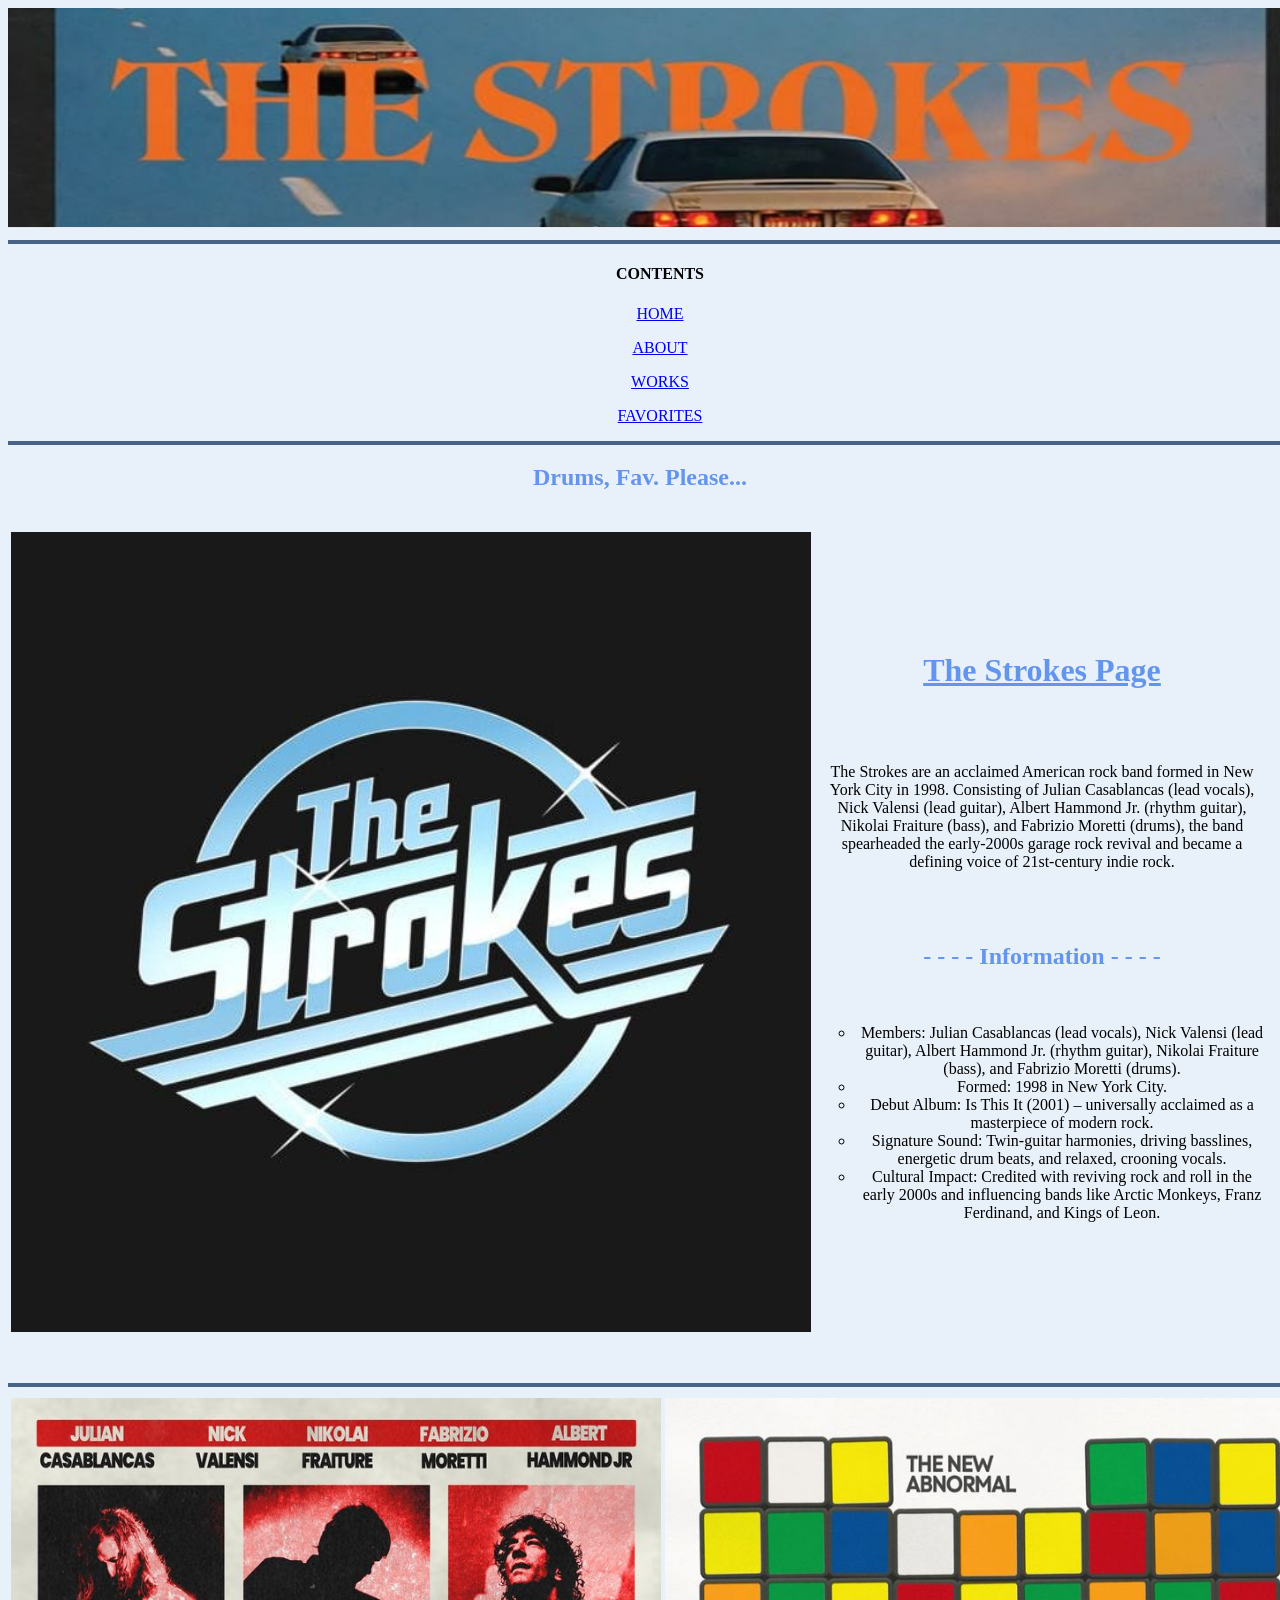
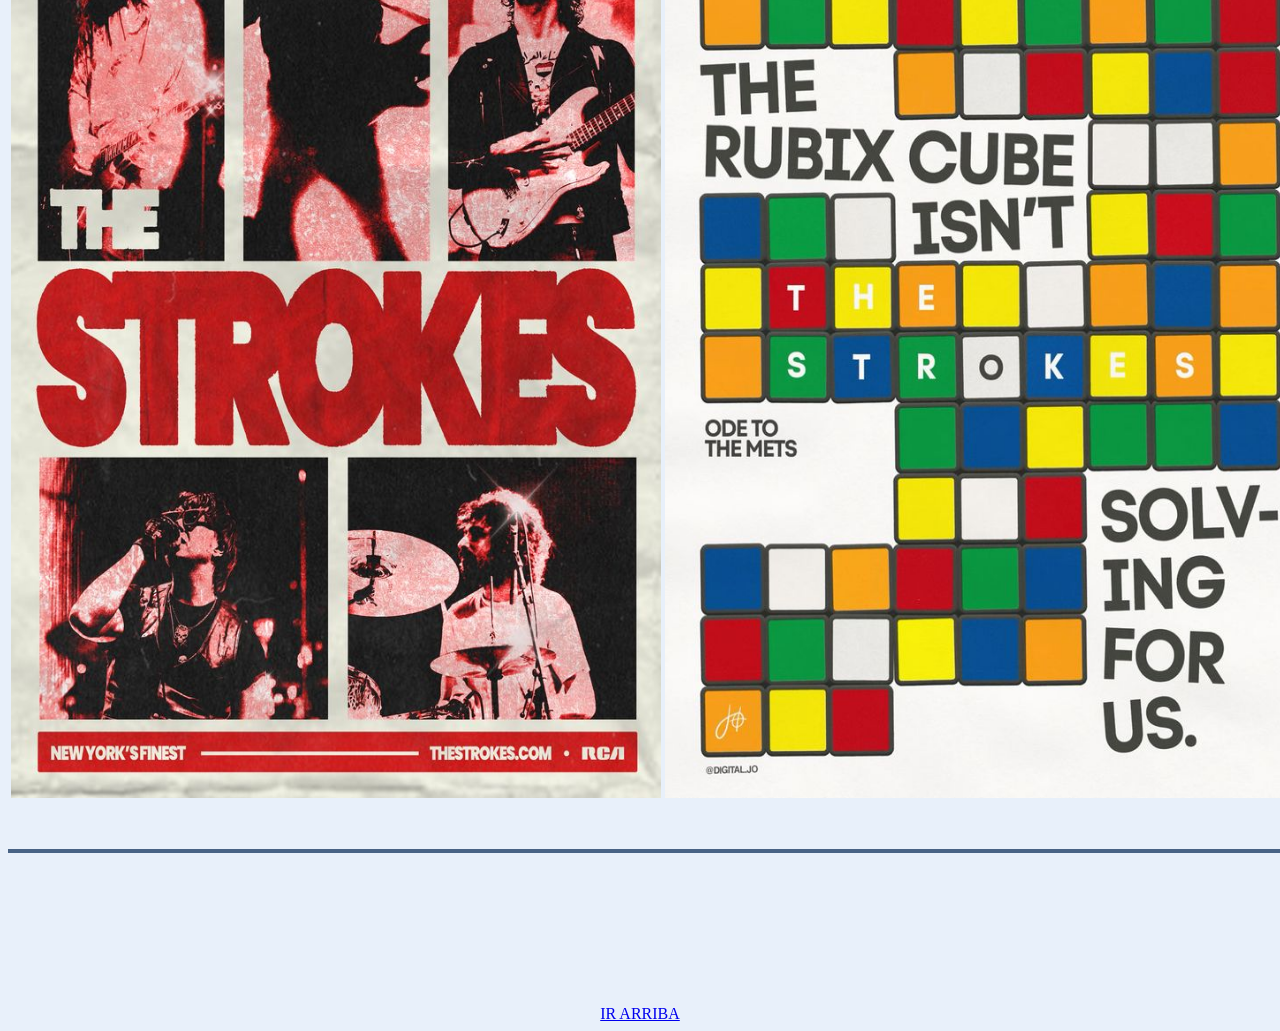
<file: Labs/Lab 01/Artist Fan Project/index.html>
<!DOCTYPE html>
<html>
    <head>
        <meta charset="UTF-8">
        <title>HOME</title>
    </head>
    <body bgcolor="#E8F0FA">
        <center>
            <img src="images/portada1.png" id="inicio" width="1300" height="220" alt="portada1">
        </center>
        <hr width=1350 size=4 color=#486385>
        <div align="center">
            <ul type="circle">
                <h4>CONTENTS</h4>
                <P><a href="index.html" targe="_blank">HOME</a></P>
                <P><a href="about.html">ABOUT</ahref></a></P>
                <P><a href="works.html">WORKS</ahref></a></P>
                <P><a href="favorites.html">FAVORITES</ahref></a></P>
            </ul>
        </div>
        <hr width=1350 size=4 color=#486385>
        <h2 style="color: cornflowerblue" align ="center">Drums, Fav. Please...</h2>
        <br>
        <div align="center">
            <table>
                <tr>
                    <td>
                        <img src="images/recurso1.png" width="800" height="800" alt="recurso1">
                    </td>
                    <td  align="center">
                        <u style="color: cornflowerblue"><h1 style="color: cornflowerblue">The Strokes Page</h1></u>
                        <br>
                        <br>
                        <p>The Strokes are an acclaimed American rock band formed in New York City in 1998. Consisting of Julian Casablancas (lead vocals), Nick Valensi (lead guitar), Albert Hammond Jr. (rhythm guitar), Nikolai Fraiture (bass), and Fabrizio Moretti (drums), the band spearheaded the early-2000s garage rock revival and became a defining voice of 21st-century indie rock.</p>
                        <br><br>
                        <strong><h2 style="color: cornflowerblue">- - - - Information - - - -</h2></strong>
                        <br>
                        <ul type="circle">
                            <li>Members: Julian Casablancas (lead vocals), Nick Valensi (lead guitar), Albert Hammond Jr. (rhythm guitar), Nikolai Fraiture (bass), and Fabrizio Moretti (drums).</li>
                            <li>Formed: 1998 in New York City.</li>
                            <li>Debut Album: Is This It (2001) – universally acclaimed as a masterpiece of modern rock.</li>
                            <li>Signature Sound: Twin-guitar harmonies, driving basslines, energetic drum beats, and relaxed, crooning vocals.</li>
                            <li>Cultural Impact: Credited with reviving rock and roll in the early 2000s and influencing bands like Arctic Monkeys, Franz Ferdinand, and Kings of Leon.</li>
                        </ul>
                    </td>
                </tr>
            </table>
        </div>
        <br><br>
        <hr width=1350 size=4 color=#486385>
        <div>
            <table>
                <tr>
                    <td>
                        <img src="images/recurso2.jpeg" width="650" height="1000" alt="recurso2" align-items="center">
                    </td>
                    <td>
                        <img src="images/recurso20.jpeg" width="650" height="1000" alt="recurso20" align-items="center">       
                    </td>
                </tr>
            </table>
        </div>
        <br><br>
        <hr width=1350 size=4 color=#486385>
        <br><br><br><br><br><br><br><br>
        <center>
            <a href="#inicio">IR ARRIBA</a>
        </center>
    </body>
</html>
</file>
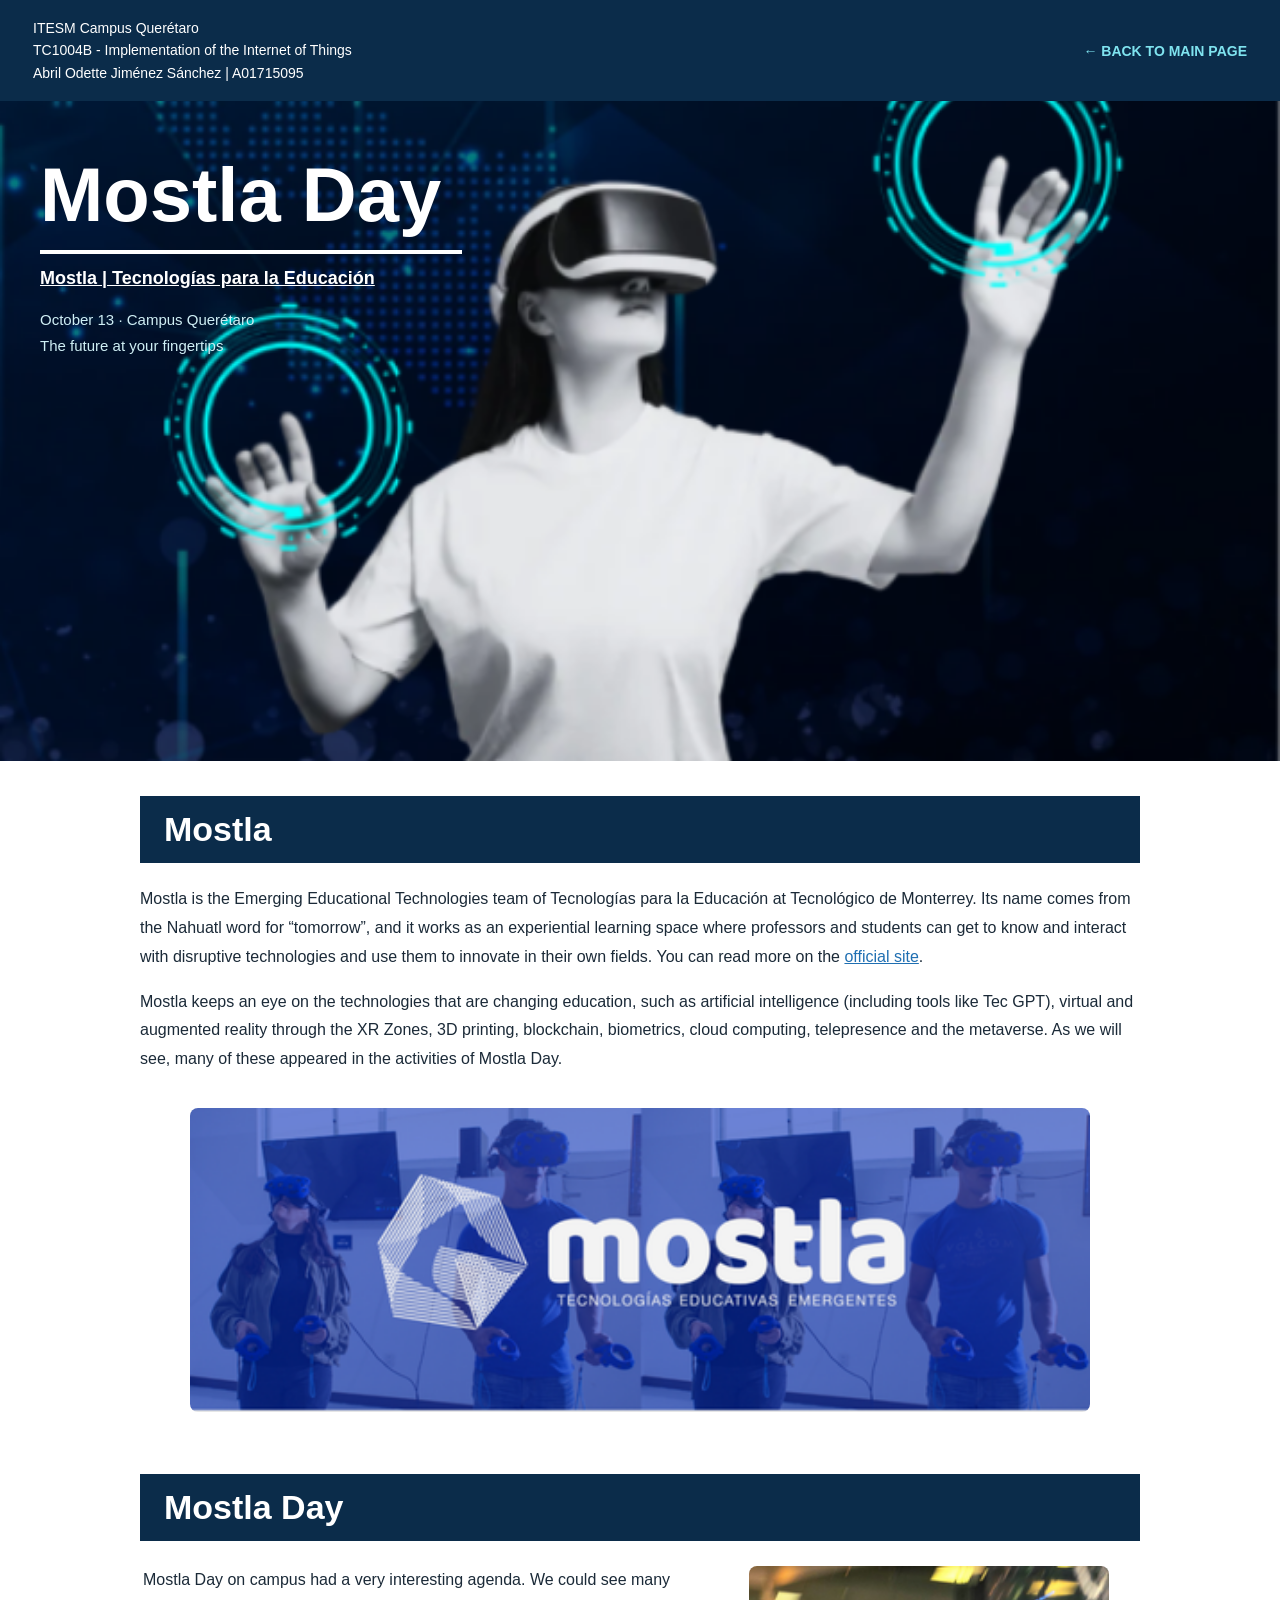
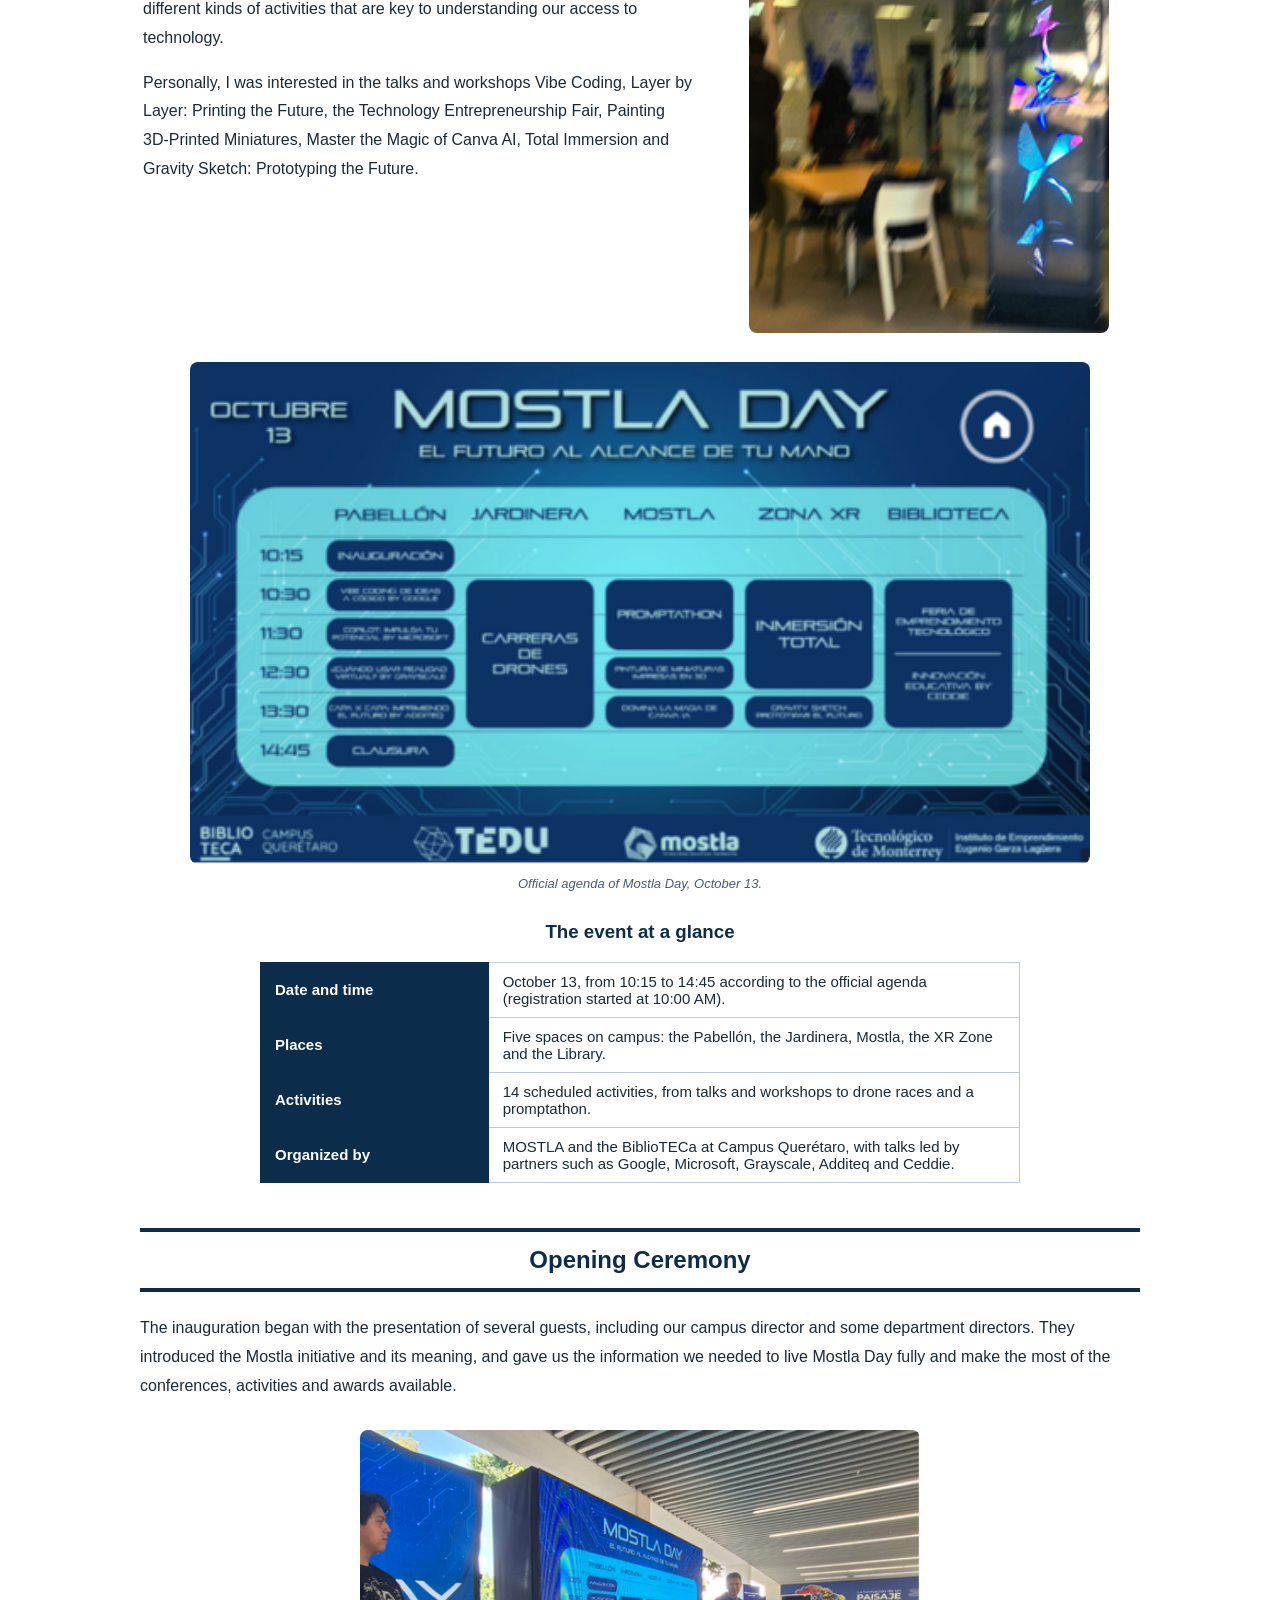
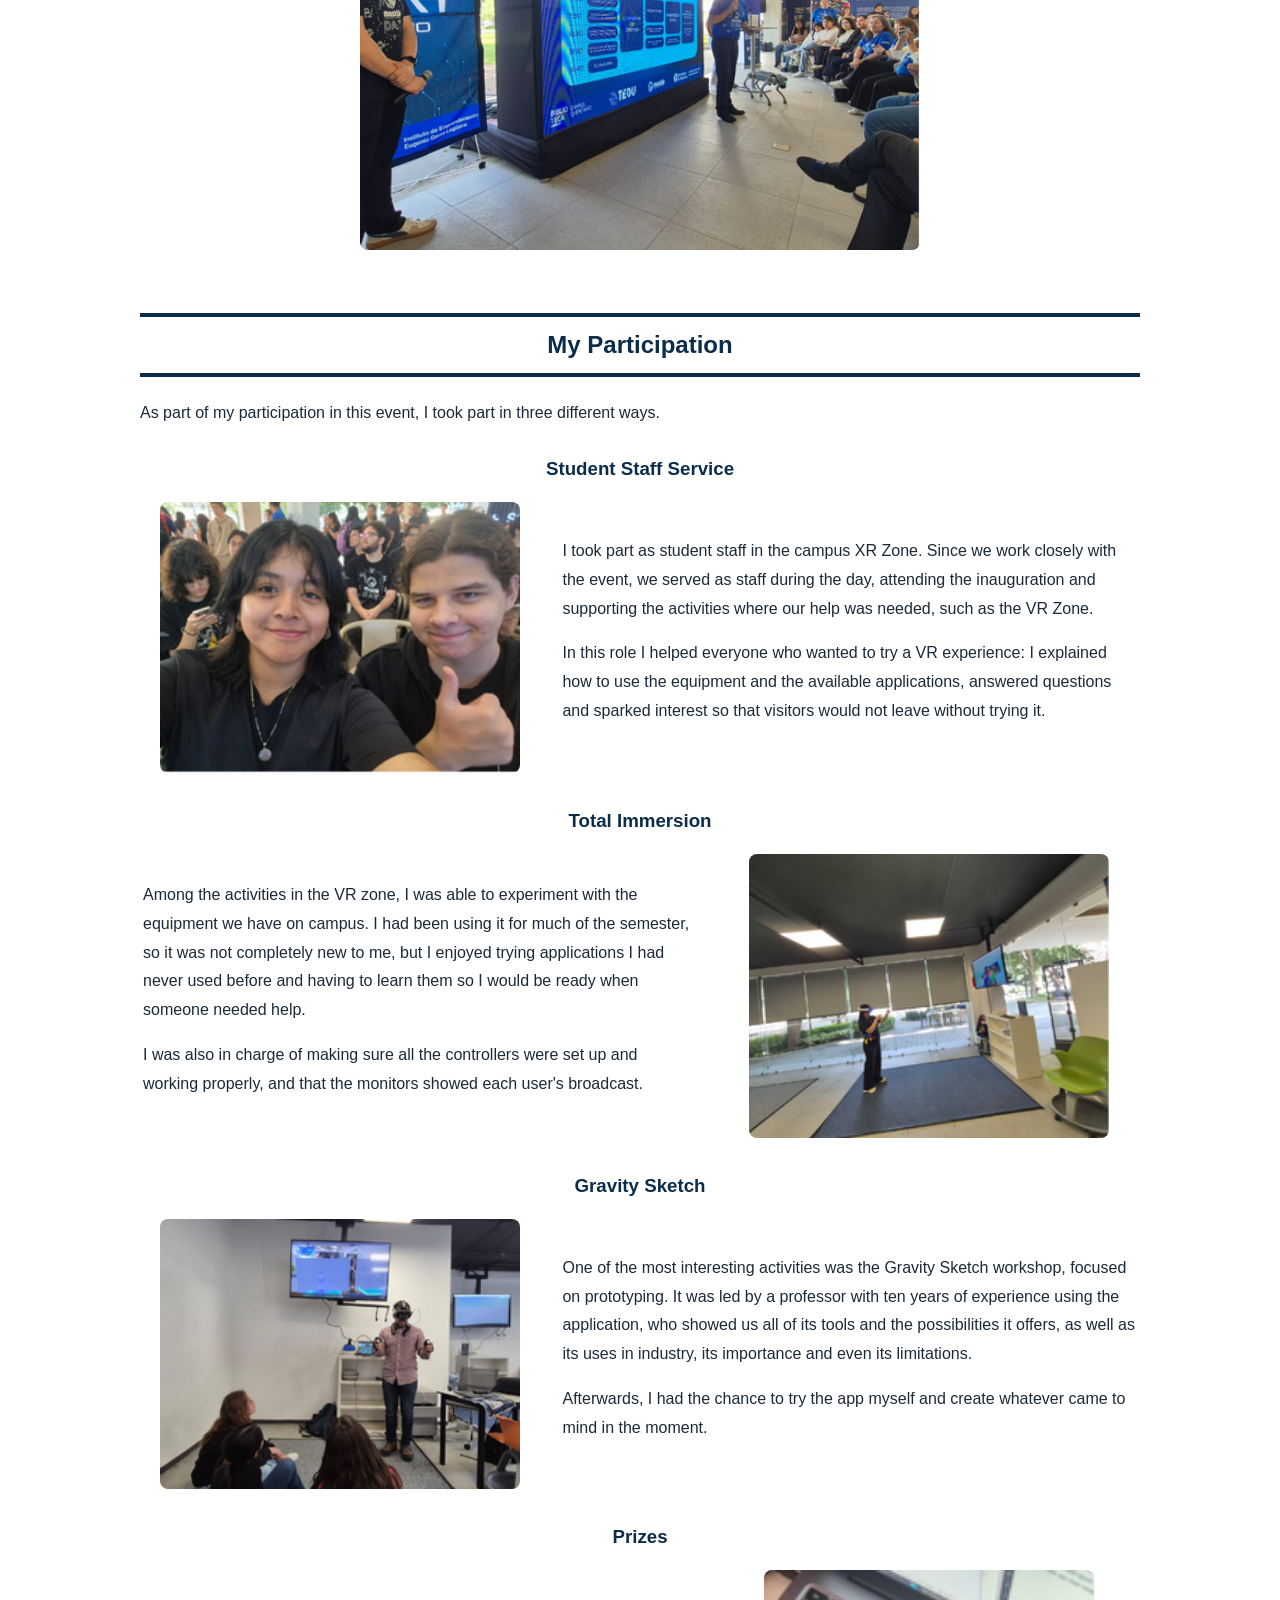
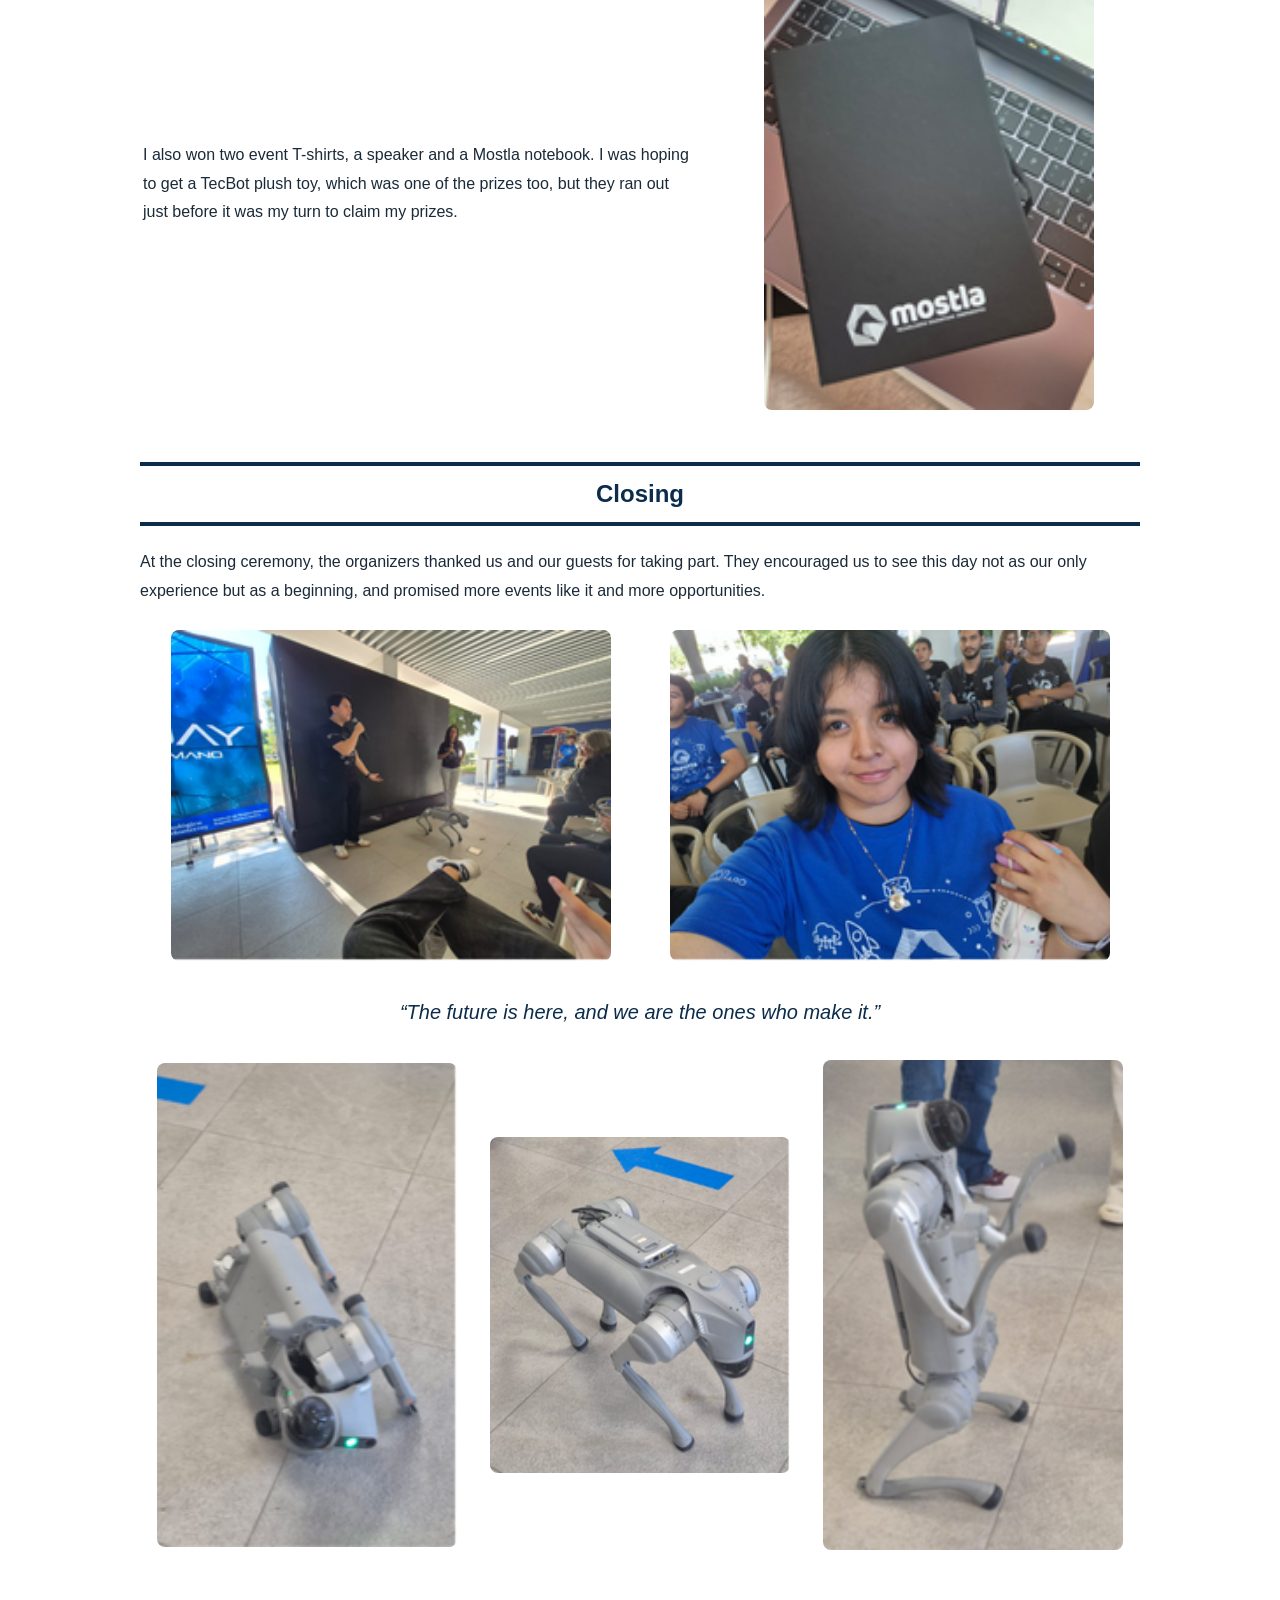
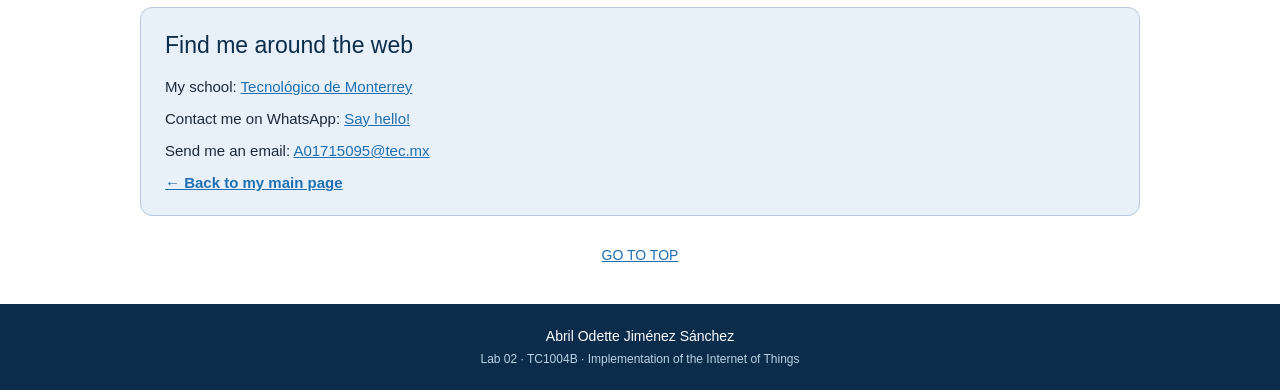
<file: Labs/Lab 02/Mostla Day/index.html>
<!DOCTYPE html>
<html lang="en">

<head>
    <meta charset="UTF-8">
    <meta name="viewport" content="width=device-width, initial-scale=1.0">
    <title>Mostla Day | Lab 02</title>
</head>

<body id="top" style="margin: 0; background-color: #ffffff; color: #1b2a38; font-family: 'Segoe UI', Arial, sans-serif;">

    <!-- Top information bar -->
    <div style="background-color: #0b2c4a; color: white; padding: 14px 30px;">
        <table width="100%">
            <tr>
                <td valign="middle" style="color: white; font-size: 14px; line-height: 1.6;">
                    ITESM Campus Querétaro<br>
                    TC1004B - Implementation of the Internet of Things<br>
                    Abril Odette Jiménez Sánchez | A01715095
                </td>
                <td valign="middle" align="right" style="font-size: 14px;">
                    <a href="../../../index.html" style="color: #7fe3ef; font-weight: bold; text-decoration: none;">
                        ← BACK TO MAIN PAGE
                    </a>
                </td>
            </tr>
        </table>
    </div>

    <!-- Cover -->
    <div role="img" aria-label="Student wearing a VR headset and interacting with virtual elements"
         style="background-color: #06203a; background-image: url('images/recurso1.png'); background-size: cover; background-position: center bottom; background-repeat: no-repeat; min-height: 560px; padding: 50px 40px;">

        <h1 style="font-size: 76px; font-weight: bold; color: white; margin: 0 0 12px;">
            Mostla Day
        </h1>

        <hr width="420" align="left" size="4" color="#ffffff">

        <p style="font-size: 18px; font-weight: bold; margin-top: 14px;">
            <a href="https://tedu.tec.mx/es/mostla" target="_blank" rel="noopener noreferrer"
               style="color: white; text-decoration: underline;">
                Mostla | Tecnologías para la Educación
            </a>
        </p>

        <p style="font-size: 15px; color: #cfeff5; max-width: 420px; line-height: 1.7;">
            October 13 · Campus Querétaro<br>
            The future at your fingertips
        </p>

    </div>

    <div style="max-width: 1000px; margin: 0 auto; padding: 0 22px;">

        <!-- MOSTLA -->
        <div style="background-color: #0b2c4a; padding: 14px 24px; margin-top: 35px;">
            <h2 style="margin: 0; font-size: 34px; color: white;">Mostla</h2>
        </div>

        <p style="font-size: 16px; line-height: 1.8; margin-top: 22px;">
            Mostla is the Emerging Educational Technologies team of Tecnologías para la Educación at Tecnológico de
            Monterrey. Its name comes from the Nahuatl word for “tomorrow”, and it works as an experiential learning
            space where professors and students can get to know and interact with disruptive technologies and use them
            to innovate in their own fields. You can read more on the
            <a href="https://tedu.tec.mx/es/mostla" target="_blank" rel="noopener noreferrer" style="color: #1f6fb2;">official site</a>.
        </p>

        <p style="font-size: 16px; line-height: 1.8;">
            Mostla keeps an eye on the technologies that are changing education, such as artificial intelligence
            (including tools like Tec GPT), virtual and augmented reality through the XR Zones, 3D printing, blockchain,
            biometrics, cloud computing, telepresence and the metaverse. As we will see, many of these appeared in the
            activities of Mostla Day.
        </p>

        <div align="center">
            <img src="images/recurso2.png" alt="Mostla banner with people using VR headsets"
                 style="width: 100%; max-width: 900px; height: auto; border-radius: 8px; margin: 18px 0;">
        </div>

        <!-- MOSTLA DAY -->
        <div style="background-color: #0b2c4a; padding: 14px 24px; margin-top: 40px;">
            <h2 style="margin: 0; font-size: 34px; color: white;">Mostla Day</h2>
        </div>

        <table width="100%" style="margin-top: 22px;">
            <tr>
                <td valign="top" width="58%" style="padding-right: 25px; font-size: 16px; line-height: 1.8;">
                    <p style="margin-top: 0;">
                        Mostla Day on campus had a very interesting agenda. We could see many different kinds of
                        activities that are key to understanding our access to technology.
                    </p>
                    <p>
                        Personally, I was interested in the talks and workshops Vibe Coding, Layer by Layer: Printing
                        the Future, the Technology Entrepreneurship Fair, Painting 3D-Printed Miniatures, Master the
                        Magic of Canva AI, Total Immersion and Gravity Sketch: Prototyping the Future.
                    </p>
                </td>
                <td valign="top" width="42%" align="center">
                    <img src="images/recurso3.png" alt="Illuminated screen displayed at the event"
                         style="width: 100%; max-width: 360px; height: auto; border-radius: 8px;">
                </td>
            </tr>
        </table>

        <div align="center">
            <img src="images/recurso4.png" alt="Official Mostla Day agenda for October 13"
                 style="width: 100%; max-width: 900px; height: auto; border-radius: 8px; margin: 22px 0 8px;">
            <p style="font-size: 13px; color: #4a5d70; font-style: italic; margin-top: 0;">
                Official agenda of Mostla Day, October 13.
            </p>
        </div>

        <!-- Event at a glance -->
        <h3 style="color: #0b2c4a; text-align: center; margin-top: 30px;">The event at a glance</h3>

        <div align="center">
            <table style="border-collapse: collapse; width: 100%; max-width: 760px; font-size: 15px;">
                <tr>
                    <td style="background-color: #0b2c4a; color: white; font-weight: bold; padding: 10px 14px; border: 1px solid #0b2c4a; width: 30%;">Date and time</td>
                    <td style="padding: 10px 14px; border: 1px solid #b9c9d9;">October 13, from 10:15 to 14:45 according to the official agenda (registration started at 10:00 AM).</td>
                </tr>
                <tr>
                    <td style="background-color: #0b2c4a; color: white; font-weight: bold; padding: 10px 14px; border: 1px solid #0b2c4a;">Places</td>
                    <td style="padding: 10px 14px; border: 1px solid #b9c9d9;">Five spaces on campus: the Pabellón, the Jardinera, Mostla, the XR Zone and the Library.</td>
                </tr>
                <tr>
                    <td style="background-color: #0b2c4a; color: white; font-weight: bold; padding: 10px 14px; border: 1px solid #0b2c4a;">Activities</td>
                    <td style="padding: 10px 14px; border: 1px solid #b9c9d9;">14 scheduled activities, from talks and workshops to drone races and a promptathon.</td>
                </tr>
                <tr>
                    <td style="background-color: #0b2c4a; color: white; font-weight: bold; padding: 10px 14px; border: 1px solid #0b2c4a;">Organized by</td>
                    <td style="padding: 10px 14px; border: 1px solid #b9c9d9;">MOSTLA and the BiblioTECa at Campus Querétaro, with talks led by partners such as Google, Microsoft, Grayscale, Additeq and Ceddie.</td>
                </tr>
            </table>
        </div>

        <!-- Opening -->
        <hr size="4" color="#0b2c4a" style="margin-top: 45px;">
        <h2 style="text-align: center; color: #0b2c4a; margin: 14px 0;">Opening Ceremony</h2>
        <hr size="4" color="#0b2c4a">

        <p style="font-size: 16px; line-height: 1.8; margin-top: 22px;">
            The inauguration began with the presentation of several guests, including our campus director and some
            department directors. They introduced the Mostla initiative and its meaning, and gave us the information we
            needed to live Mostla Day fully and make the most of the conferences, activities and awards available.
        </p>

        <div align="center">
            <img src="images/recurso5.png" alt="Speaker addressing the audience at the opening ceremony"
                 style="width: 100%; max-width: 560px; height: auto; border-radius: 8px; margin: 14px 0;">
        </div>

        <!-- My participation -->
        <hr size="4" color="#0b2c4a" style="margin-top: 45px;">
        <h2 style="text-align: center; color: #0b2c4a; margin: 14px 0;">My Participation</h2>
        <hr size="4" color="#0b2c4a">

        <p style="font-size: 16px; line-height: 1.8; margin-top: 22px;">
            As part of my participation in this event, I took part in three different ways.
        </p>

        <!-- Student staff -->
        <h3 style="text-align: center; color: #0b2c4a; margin-top: 30px;">Student Staff Service</h3>
        <table width="100%">
            <tr>
                <td valign="middle" width="42%" align="center" style="padding-right: 22px;">
                    <img src="images/recurso6.png" alt="Two student staff members smiling in the XR Zone"
                         style="width: 100%; max-width: 360px; height: auto; border-radius: 8px;">
                </td>
                <td valign="middle" width="58%" style="font-size: 16px; line-height: 1.8;">
                    <p style="margin-top: 0;">
                        I took part as student staff in the campus XR Zone. Since we work closely with the event, we
                        served as staff during the day, attending the inauguration and supporting the activities where
                        our help was needed, such as the VR Zone.
                    </p>
                    <p>
                        In this role I helped everyone who wanted to try a VR experience: I explained how to use the
                        equipment and the available applications, answered questions and sparked interest so that
                        visitors would not leave without trying it.
                    </p>
                </td>
            </tr>
        </table>

        <!-- Total Immersion -->
        <h3 style="text-align: center; color: #0b2c4a; margin-top: 30px;">Total Immersion</h3>
        <table width="100%">
            <tr>
                <td valign="middle" width="58%" style="padding-right: 22px; font-size: 16px; line-height: 1.8;">
                    <p style="margin-top: 0;">
                        Among the activities in the VR zone, I was able to experiment with the equipment we have on
                        campus. I had been using it for much of the semester, so it was not completely new to me, but I
                        enjoyed trying applications I had never used before and having to learn them so I would be
                        ready when someone needed help.
                    </p>
                    <p>
                        I was also in charge of making sure all the controllers were set up and working properly, and
                        that the monitors showed each user's broadcast.
                    </p>
                </td>
                <td valign="middle" width="42%" align="center">
                    <img src="images/recurso7.png" alt="Visitor wearing a VR headset in the XR Zone"
                         style="width: 100%; max-width: 360px; height: auto; border-radius: 8px;">
                </td>
            </tr>
        </table>

        <!-- Gravity Sketch -->
        <h3 style="text-align: center; color: #0b2c4a; margin-top: 30px;">Gravity Sketch</h3>
        <table width="100%">
            <tr>
                <td valign="middle" width="42%" align="center" style="padding-right: 22px;">
                    <img src="images/recurso8.png" alt="Instructor leading the Gravity Sketch workshop"
                         style="width: 100%; max-width: 360px; height: auto; border-radius: 8px;">
                </td>
                <td valign="middle" width="58%" style="font-size: 16px; line-height: 1.8;">
                    <p style="margin-top: 0;">
                        One of the most interesting activities was the Gravity Sketch workshop, focused on prototyping.
                        It was led by a professor with ten years of experience using the application, who showed us all
                        of its tools and the possibilities it offers, as well as its uses in industry, its importance
                        and even its limitations.
                    </p>
                    <p>
                        Afterwards, I had the chance to try the app myself and create whatever came to mind in the
                        moment.
                    </p>
                </td>
            </tr>
        </table>

        <!-- Prizes -->
        <h3 style="text-align: center; color: #0b2c4a; margin-top: 30px;">Prizes</h3>
        <table width="100%">
            <tr>
                <td valign="middle" width="58%" style="padding-right: 22px; font-size: 16px; line-height: 1.8;">
                    <p style="margin-top: 0;">
                        I also won two event T-shirts, a speaker and a Mostla notebook. I was hoping to get a TecBot
                        plush toy, which was one of the prizes too, but they ran out just before it was my turn to
                        claim my prizes.
                    </p>
                </td>
                <td valign="middle" width="42%" align="center">
                    <img src="images/recurso9.png" alt="Mostla notebook won as a prize"
                         style="width: 100%; max-width: 330px; height: auto; border-radius: 8px;">
                </td>
            </tr>
        </table>

        <!-- Closing -->
        <hr size="4" color="#0b2c4a" style="margin-top: 45px;">
        <h2 style="text-align: center; color: #0b2c4a; margin: 14px 0;">Closing</h2>
        <hr size="4" color="#0b2c4a">

        <p style="font-size: 16px; line-height: 1.8; margin-top: 22px;">
            At the closing ceremony, the organizers thanked us and our guests for taking part. They encouraged us to
            see this day not as our only experience but as a beginning, and promised more events like it and more
            opportunities.
        </p>

        <table width="100%" style="margin-top: 10px;">
            <tr>
                <td align="center" width="50%" style="padding: 6px;">
                    <img src="images/recurso10.png" alt="Stage during the closing ceremony"
                         style="width: 100%; max-width: 440px; height: auto; border-radius: 8px;">
                </td>
                <td align="center" width="50%" style="padding: 6px;">
                    <img src="images/recurso11.png" alt="Selfie wearing the Mostla Day T-shirt"
                         style="width: 100%; max-width: 440px; height: auto; border-radius: 8px;">
                </td>
            </tr>
        </table>

        <p style="text-align: center; font-size: 20px; font-style: italic; color: #0b2c4a; margin: 28px 0;">
            “The future is here, and we are the ones who make it.”
        </p>

        <table width="100%">
            <tr>
                <td align="center" width="33%" style="padding: 6px;">
                    <img src="images/recurso12.png" alt="Robot dog on the floor, first view"
                         style="width: 100%; max-width: 300px; height: auto; border-radius: 8px;">
                </td>
                <td align="center" width="33%" style="padding: 6px;">
                    <img src="images/recurso13.png" alt="Robot dog on the floor, second view"
                         style="width: 100%; max-width: 300px; height: auto; border-radius: 8px;">
                </td>
                <td align="center" width="33%" style="padding: 6px;">
                    <img src="images/recurso14.png" alt="Robot dog standing up"
                         style="width: 100%; max-width: 300px; height: auto; border-radius: 8px;">
                </td>
            </tr>
        </table>

        <!-- Links -->
        <div style="background-color: #e8f0fa; border: 1px solid #b9c9d9; border-radius: 12px; padding: 24px; margin: 45px 0 30px;">

            <h2 style="font-size: 23px; font-weight: 500; color: #0b2c4a; margin-top: 0;">
                Find me around the web
            </h2>

            <p style="font-size: 15px;">
                My school:
                <a href="https://www.tec.mx" target="_blank" rel="noopener noreferrer" style="color: #1f6fb2;">
                    Tecnológico de Monterrey
                </a>
            </p>

            <p style="font-size: 15px;">
                Contact me on WhatsApp:
                <a href="https://wa.me/4428245902?text=Holi" target="_blank" rel="noopener noreferrer" style="color: #1f6fb2;">
                    Say hello!
                </a>
            </p>

            <p style="font-size: 15px;">
                Send me an email:
                <a href="mailto:A01715095@tec.mx" style="color: #1f6fb2;">
                    A01715095@tec.mx
                </a>
            </p>

            <p style="font-size: 15px; margin-bottom: 0;">
                <a href="../../../index.html" style="color: #1f6fb2; font-weight: bold;">← Back to my main page</a>
            </p>

        </div>

        <center style="margin-bottom: 40px;">
            <a href="#top" style="color: #1f6fb2; font-size: 14px;">GO TO TOP</a>
        </center>

    </div>

    <!-- Footer -->
    <footer style="background-color: #0b2c4a; color: white; padding: 24px 20px; text-align: center;">
        <p style="font-size: 14px; margin: 0 0 8px;">Abril Odette Jiménez Sánchez</p>
        <p style="font-size: 12px; color: #b8d3e6; margin: 0;">Lab 02 · TC1004B · Implementation of the Internet of Things</p>
    </footer>

</body>

</html>
</file>
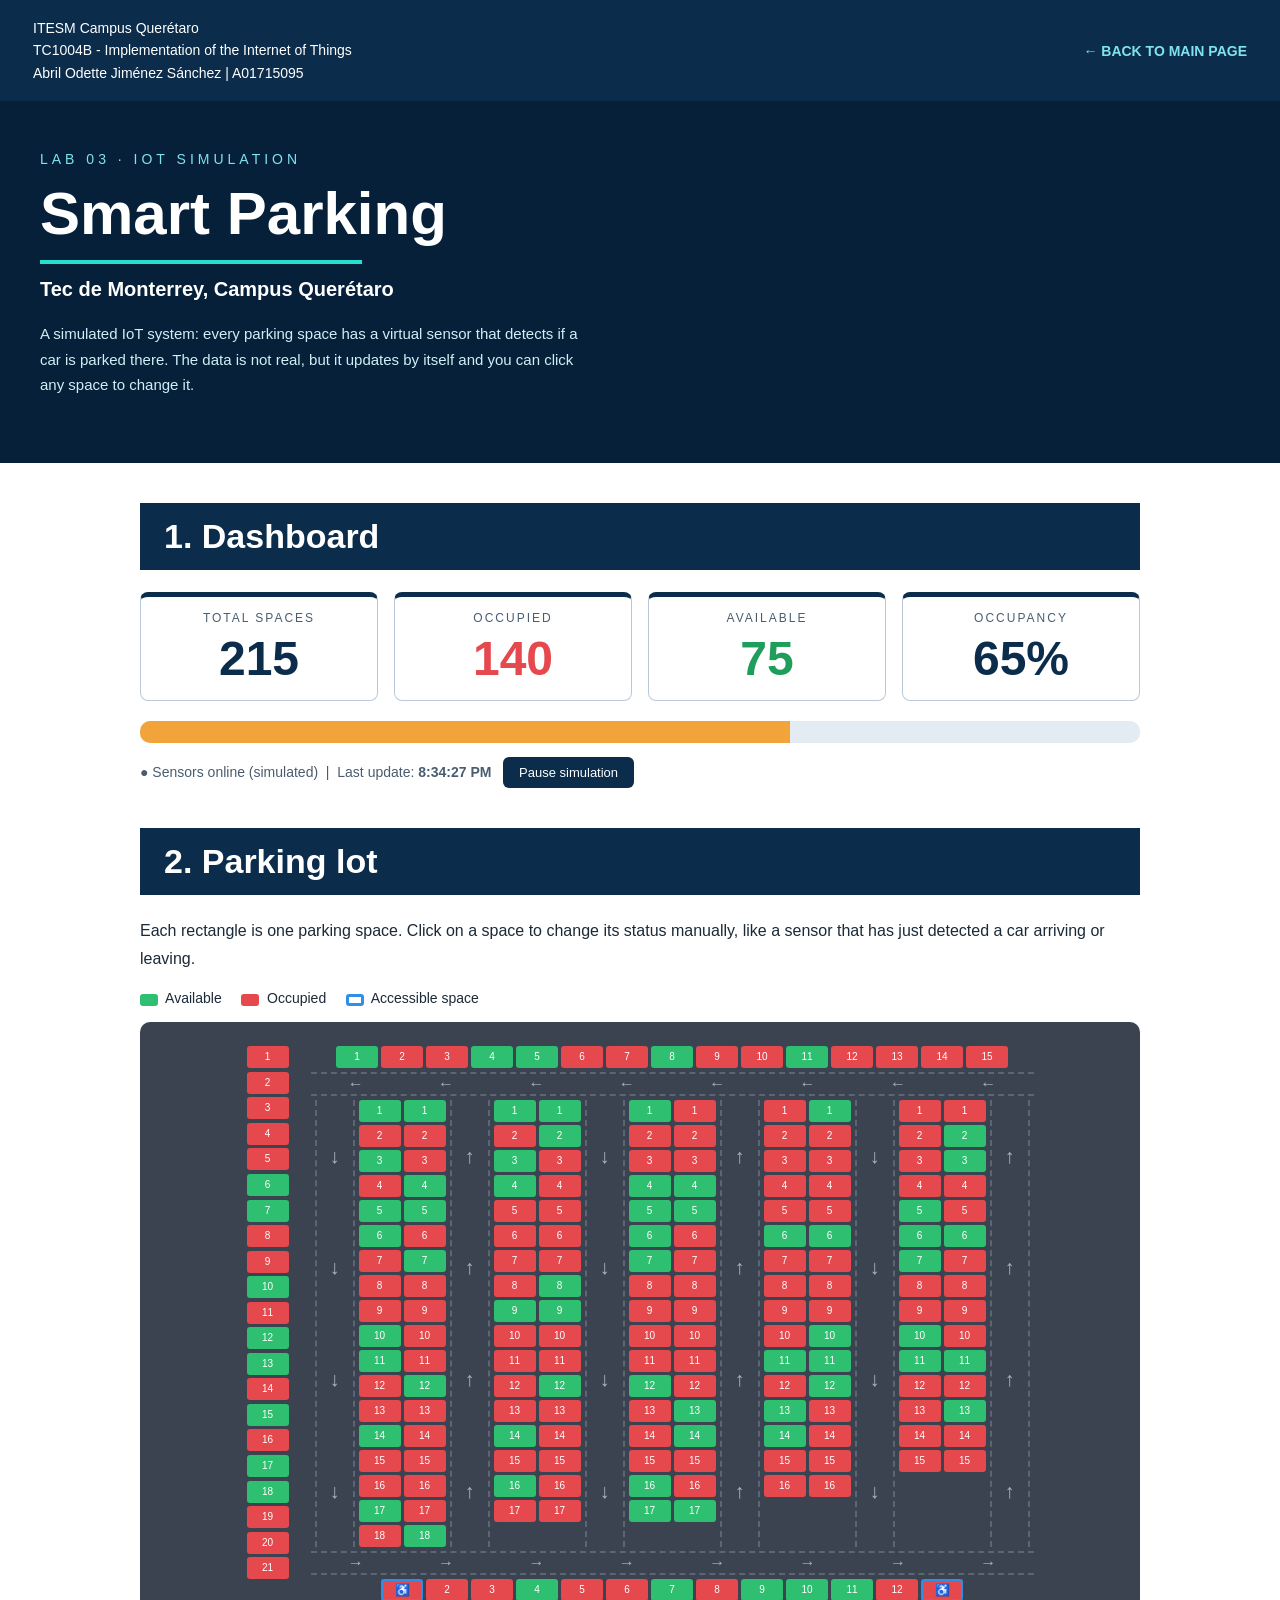
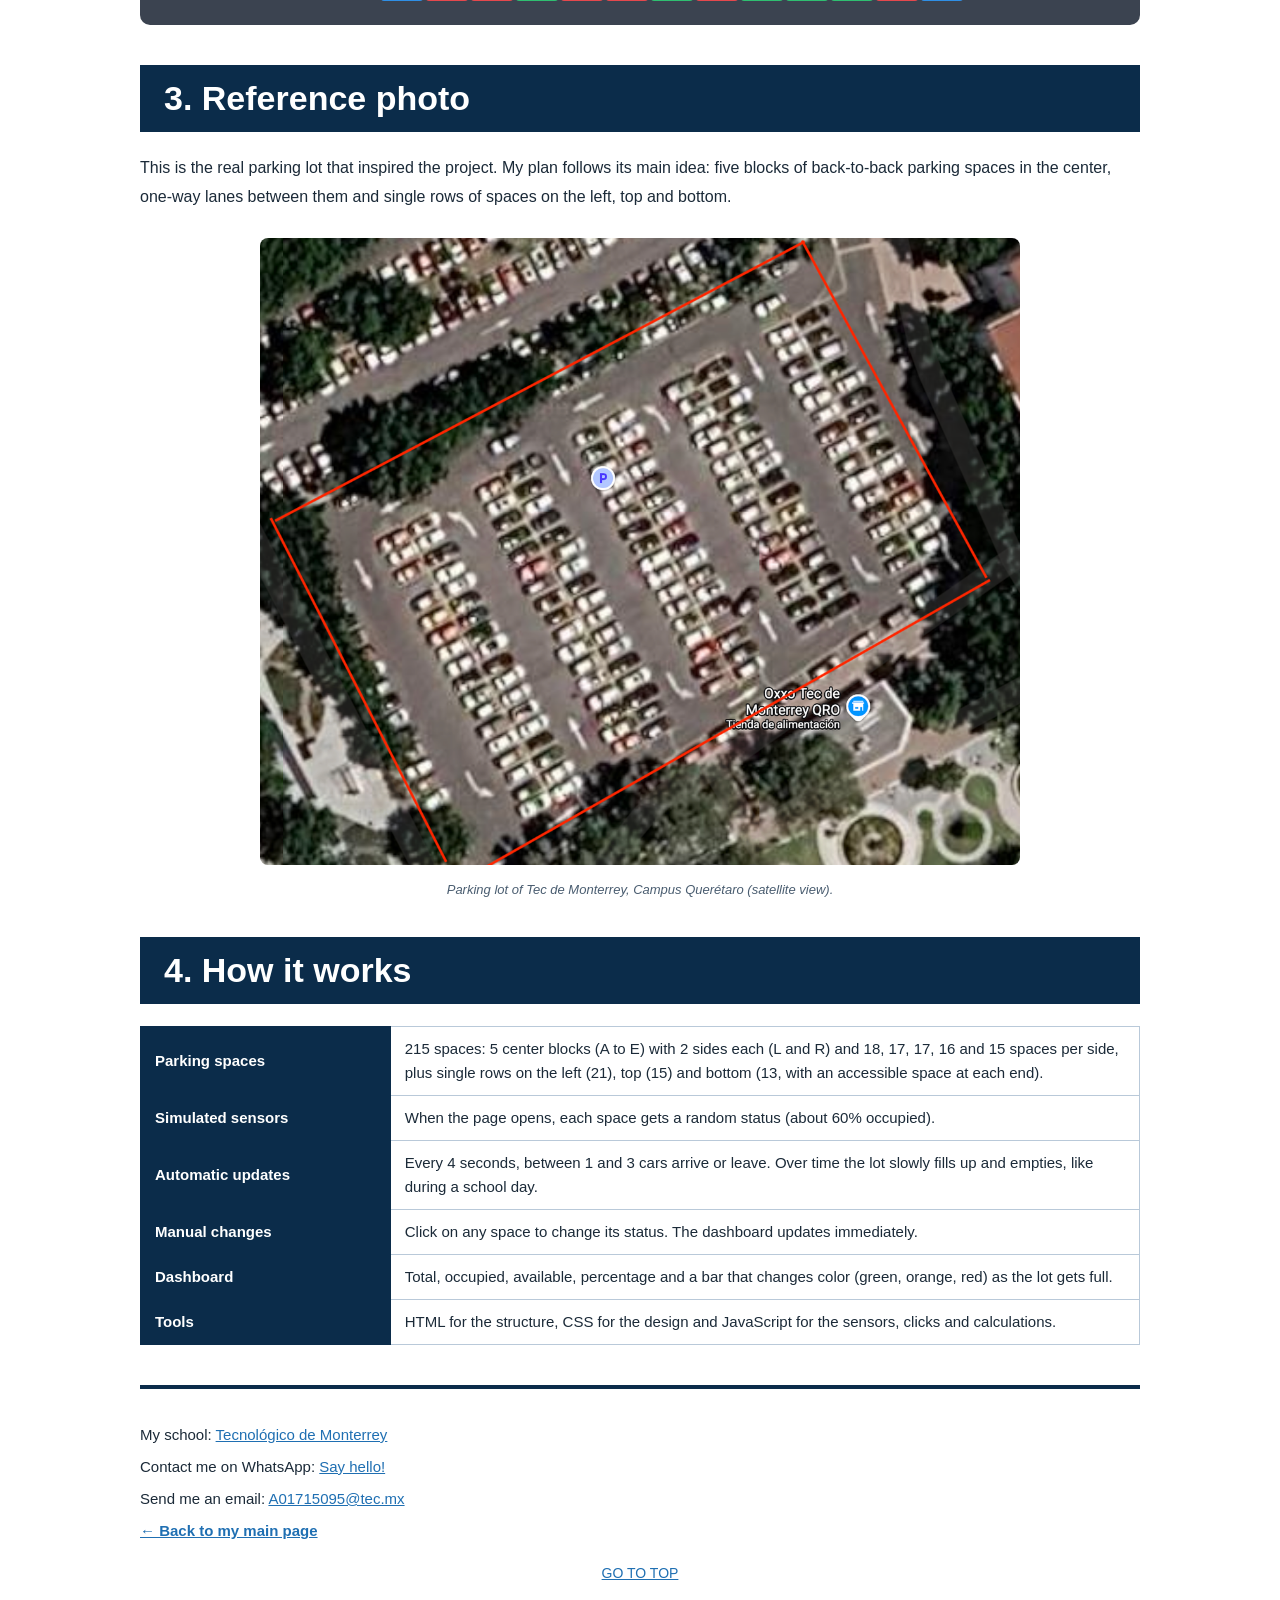
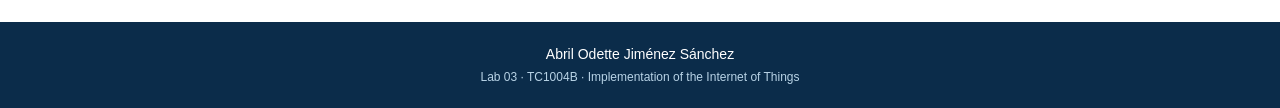
<file: Labs/Lab 03/Smart Parking/index.html>
<!DOCTYPE html>
<html lang="en">

<head>
    <meta charset="UTF-8">
    <meta name="viewport" content="width=device-width, initial-scale=1.0">
    <title>Smart Parking | Tec de Monterrey | Lab 03</title>
    <link rel="stylesheet" href="style.css?v=2">
</head>

<body id="top">

    <!-- Top information bar -->
    <div class="topbar">
        <table width="100%">
            <tr>
                <td valign="middle" class="topbar-text">
                    ITESM Campus Querétaro<br>
                    TC1004B - Implementation of the Internet of Things<br>
                    Abril Odette Jiménez Sánchez | A01715095
                </td>
                <td valign="middle" align="right">
                    <a href="../../../index.html" class="back-link">← BACK TO MAIN PAGE</a>
                </td>
            </tr>
        </table>
    </div>

    <!-- Cover -->
    <div class="cover">
        <p class="cover-label">LAB 03 · IOT SIMULATION</p>
        <h1>Smart Parking</h1>
        <hr width="320" align="left" size="4" color="#24e0cf">
        <p class="cover-sub">Tec de Monterrey, Campus Querétaro</p>
        <p class="cover-text">
            A simulated IoT system: every parking space has a virtual sensor that detects if a car is parked there.
            The data is not real, but it updates by itself and you can click any space to change it.
        </p>
    </div>

    <div class="page">

        <!-- 1. DASHBOARD -->
        <div class="section-bar">
            <h2>1. Dashboard</h2>
        </div>

        <div class="cards">
            <div class="card">
                <p class="card-label">TOTAL SPACES</p>
                <p class="card-number" id="total">0</p>
            </div>
            <div class="card">
                <p class="card-label">OCCUPIED</p>
                <p class="card-number red" id="occupied">0</p>
            </div>
            <div class="card">
                <p class="card-label">AVAILABLE</p>
                <p class="card-number green" id="available">0</p>
            </div>
            <div class="card">
                <p class="card-label">OCCUPANCY</p>
                <p class="card-number" id="percentage">0%</p>
            </div>
        </div>

        <!-- Occupancy bar -->
        <div class="bar-box">
            <div class="bar-back">
                <div class="bar-fill" id="bar"></div>
            </div>
        </div>

        <p class="status-line">
            <span id="sensor-status">● Sensors online (simulated)</span>
            &nbsp;|&nbsp; Last update: <b id="last-update">--:--:--</b>
            &nbsp;&nbsp;<button id="pause-button">Pause simulation</button>
        </p>

        <!-- 2. PARKING LOT -->
        <div class="section-bar">
            <h2>2. Parking lot</h2>
        </div>

        <p class="text">
            Each rectangle is one parking space. Click on a space to change its status manually, like a sensor
            that has just detected a car arriving or leaving.
        </p>

        <div class="legend">
            <span class="legend-box available"></span> Available
            &nbsp;&nbsp;&nbsp;
            <span class="legend-box occupied"></span> Occupied
            &nbsp;&nbsp;&nbsp;
            <span class="legend-box accessible"></span> Accessible space
        </div>

        <!-- The JavaScript file draws all the spaces inside this box -->
        <div class="lot-scroll">
            <div class="lot" id="lot"></div>
        </div>

        <!-- 3. REFERENCE -->
        <div class="section-bar">
            <h2>3. Reference photo</h2>
        </div>

        <p class="text">
            This is the real parking lot that inspired the project. My plan follows its main idea: five blocks of
            back-to-back parking spaces in the center, one-way lanes between them and single rows of spaces on the
            left, top and bottom.
        </p>

        <div align="center">
            <img src="images/recurso1.png" alt="Satellite view of the Tec de Monterrey parking lot in Querétaro" class="photo">
            <p class="caption">Parking lot of Tec de Monterrey, Campus Querétaro (satellite view).</p>
        </div>

        <!-- 4. HOW IT WORKS -->
        <div class="section-bar">
            <h2>4. How it works</h2>
        </div>

        <table class="info-table">
            <tr>
                <td class="info-title">Parking spaces</td>
                <td>215 spaces: 5 center blocks (A to E) with 2 sides each (L and R) and 18, 17, 17, 16 and 15 spaces per side, plus single rows on the left (21), top (15) and bottom (13, with an accessible space at each end).</td>
            </tr>
            <tr>
                <td class="info-title">Simulated sensors</td>
                <td>When the page opens, each space gets a random status (about 60% occupied).</td>
            </tr>
            <tr>
                <td class="info-title">Automatic updates</td>
                <td>Every 4 seconds, between 1 and 3 cars arrive or leave. Over time the lot slowly fills up and empties, like during a school day.</td>
            </tr>
            <tr>
                <td class="info-title">Manual changes</td>
                <td>Click on any space to change its status. The dashboard updates immediately.</td>
            </tr>
            <tr>
                <td class="info-title">Dashboard</td>
                <td>Total, occupied, available, percentage and a bar that changes color (green, orange, red) as the lot gets full.</td>
            </tr>
            <tr>
                <td class="info-title">Tools</td>
                <td>HTML for the structure, CSS for the design and JavaScript for the sensors, clicks and calculations.</td>
            </tr>
        </table>

        <!-- Contact -->
        <div class="contact">

            <p>
                My school:
                <a href="https://www.tec.mx" target="_blank" rel="noopener noreferrer">Tecnológico de Monterrey</a>
            </p>

            <p>
                Contact me on WhatsApp:
                <a href="https://wa.me/4428245902?text=Holi" target="_blank" rel="noopener noreferrer">Say hello!</a>
            </p>

            <p>
                Send me an email:
                <a href="mailto:A01715095@tec.mx">A01715095@tec.mx</a>
            </p>

            <p>
                <a href="../../../index.html" class="back-bold">← Back to my main page</a>
            </p>

        </div>

        <center class="to-top">
            <a href="#top">GO TO TOP</a>
        </center>

    </div>

    <!-- Footer -->
    <footer>
        <p>Abril Odette Jiménez Sánchez</p>
        <p class="footer-small">Lab 03 · TC1004B · Implementation of the Internet of Things</p>
    </footer>

    <script src="script.js?v=2"></script>

</body>

</html>
</file>
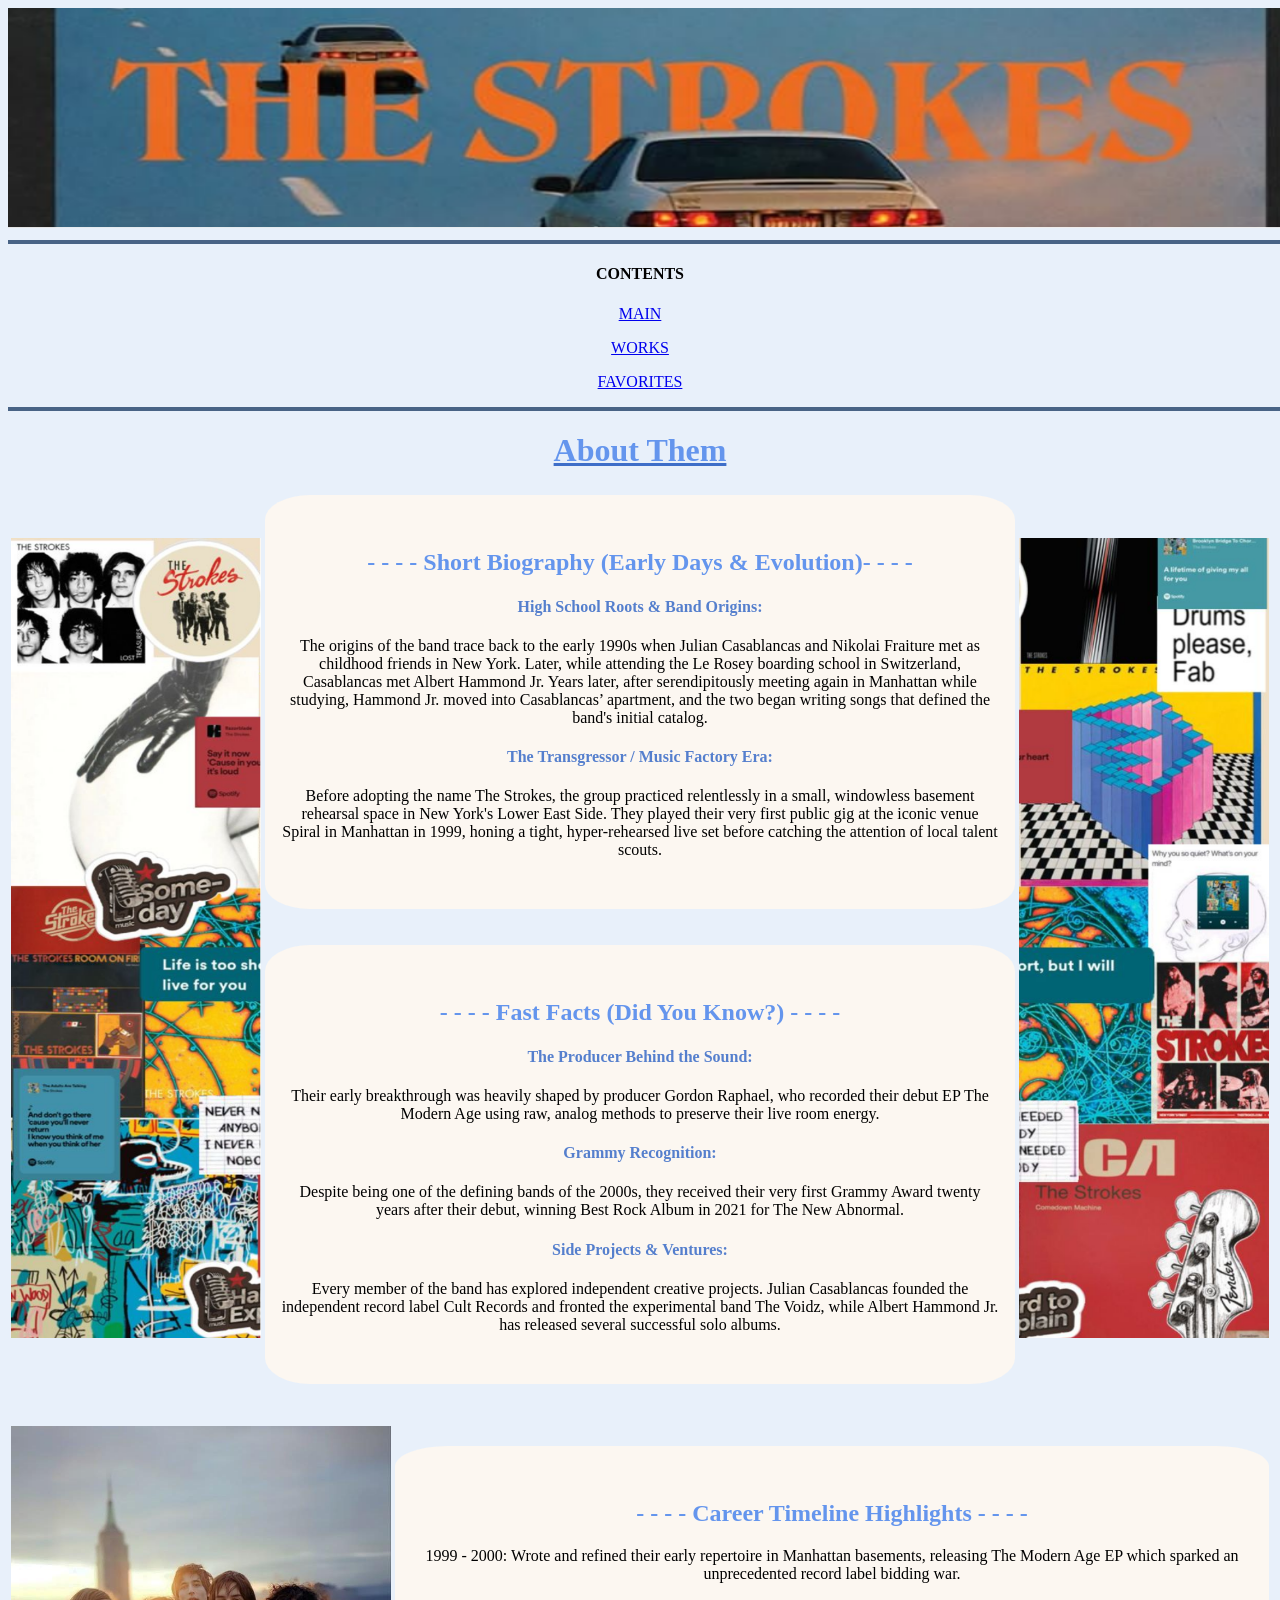
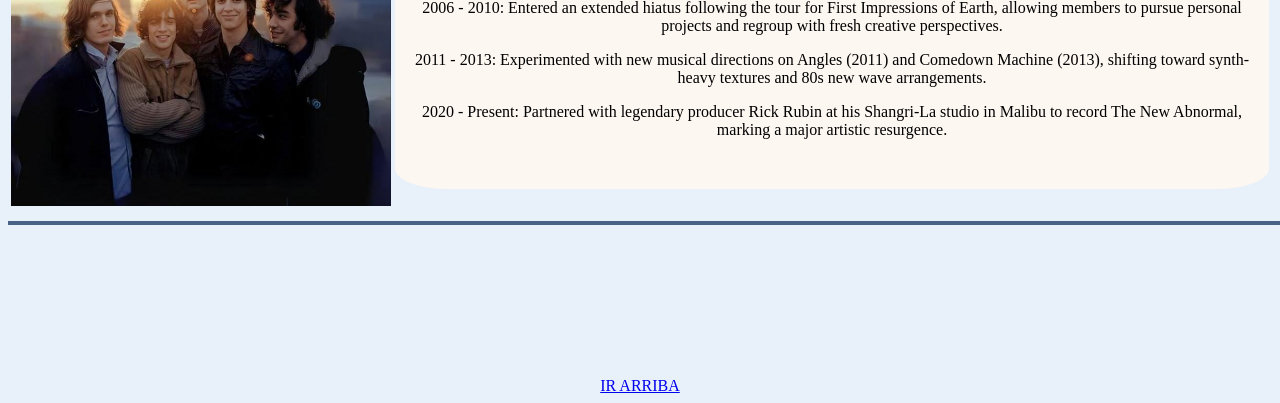
<file: Labs/Lab 01/Artist Fan Project/about.html>
<!DOCTYPE html>
<html>
<head>
    <meta charset="UTF-8">
    <title>ABOUT</title>
</head>
<body bgcolor="#E8F0FA">
    <center>
        <img src="images/portada1.png" id="inicio" width="1300" height="220" alt="portada3">
    </center>
    <hr width=1350 size=4 color=#486385>
    <div align="center">
        <h4>CONTENTS</h4>
        <P><a href="index.html" targe="_blank">MAIN</a></P>
        <p><a href="works.html">WORKS</ahref></a></p>
        <p><a href="favorites.html">FAVORITES</ahref></a></p>
    </div>
    <hr width=1350 size=4 color=#486385>
    <div align="center">
        <table>
            <tr>
                <u style="color: rgb(62, 110, 200)"><h1 style="color: cornflowerblue">About Them</h1></u>
            </tr>
            <tr>
                <td rowspan="2" align="left">
                    <img src="images/recurso3.png" width="250" height="800" alt="recurso3">
                </td>
                <td colspan="2" align="center">
                    <div style="background-color:rgb(252, 247, 241); border-radius: 6%; height: 400; padding: 16px;">
                        <br>
                        <strong><h2 style="color: cornflowerblue">- - - - Short Biography (Early Days & Evolution)- - - -</h2></strong>
                        <strong><h4 style="color: rgb(85, 127, 205)">High School Roots & Band Origins:</h4></strong>
                        <p>The origins of the band trace back to the early 1990s when Julian Casablancas and Nikolai Fraiture met as childhood friends in New York. Later, while attending the Le Rosey boarding school in Switzerland, Casablancas met Albert Hammond Jr. Years later, after serendipitously meeting again in Manhattan while studying, Hammond Jr. moved into Casablancas’ apartment, and the two began writing songs that defined the band's initial catalog.</p>
                        <strong><h4 style="color: rgb(85, 127, 205)">The Transgressor / Music Factory Era:</h4></strong>
                        <p>Before adopting the name The Strokes, the group practiced relentlessly in a small, windowless basement rehearsal space in New York's Lower East Side. They played their very first public gig at the iconic venue Spiral in Manhattan in 1999, honing a tight, hyper-rehearsed live set before catching the attention of local talent scouts.</p>
                        <br>
                    </div>
                    <br><br>
                    <div style="background-color:rgb(252, 247, 241); border-radius: 6%; height: 400; padding: 16px;">
                        <br>
                        <strong><h2 style="color: cornflowerblue">- - - - Fast Facts (Did You Know?) - - - -</h2></strong>
                        <strong><h4 style="color: rgb(85, 127, 205)">The Producer Behind the Sound:</h4></strong>
                        <p>Their early breakthrough was heavily shaped by producer Gordon Raphael, who recorded their debut EP The Modern Age using raw, analog methods to preserve their live room energy.</p>
                        <strong><h4 style="color: rgb(85, 127, 205)">Grammy Recognition:</h4></strong>
                        <p>Despite being one of the defining bands of the 2000s, they received their very first Grammy Award twenty years after their debut, winning Best Rock Album in 2021 for The New Abnormal.</p>
                        <strong><h4 style="color: rgb(85, 127, 205)">Side Projects & Ventures:</h4></strong>
                        <p>Every member of the band has explored independent creative projects. Julian Casablancas founded the independent record label Cult Records and fronted the experimental band The Voidz, while Albert Hammond Jr. has released several successful solo albums.</p>
                        <br>
                    </div>
                </td>
                <td rowspan="2" align="right">
                    <img src="images/recurso4.png" width="250" height="800" alt="recurso4">
                </td>
            </tr>
        </table>
        <br><br>
        <table>
            <tr>
                <td>
                    <img src="images/recurso5.jpeg" width="380" height="380" alt="recurso5">
                </td>
                <td colspan="2" align="center">
                    <div style="background-color:rgb(252, 247, 241); border-radius: 6%; height: 400; padding: 16px;">
                    <br>
                    <strong><h2 style="color: cornflowerblue">- - - - Career Timeline Highlights - - - -</h2></strong>
                    <p>1999 - 2000: Wrote and refined their early repertoire in Manhattan basements, releasing The Modern Age EP which sparked an unprecedented record label bidding war.</p>
                    <p>2006 - 2010: Entered an extended hiatus following the tour for First Impressions of Earth, allowing members to pursue personal projects and regroup with fresh creative perspectives.</p>
                    <p>2011 - 2013: Experimented with new musical directions on Angles (2011) and Comedown Machine (2013), shifting toward synth-heavy textures and 80s new wave arrangements.</p>
                    <p>2020 - Present: Partnered with legendary producer Rick Rubin at his Shangri-La studio in Malibu to record The New Abnormal, marking a major artistic resurgence.</p>
                    <br>
                    </div>
                </td>
            </tr>
        </table>
    <hr width=1350 size=4 color=#486385>
    <br><br><br><br><br><br><br><br>
    <center>
        <a href="#inicio">IR ARRIBA</a>
    </center>
</body>
</html>
</file>
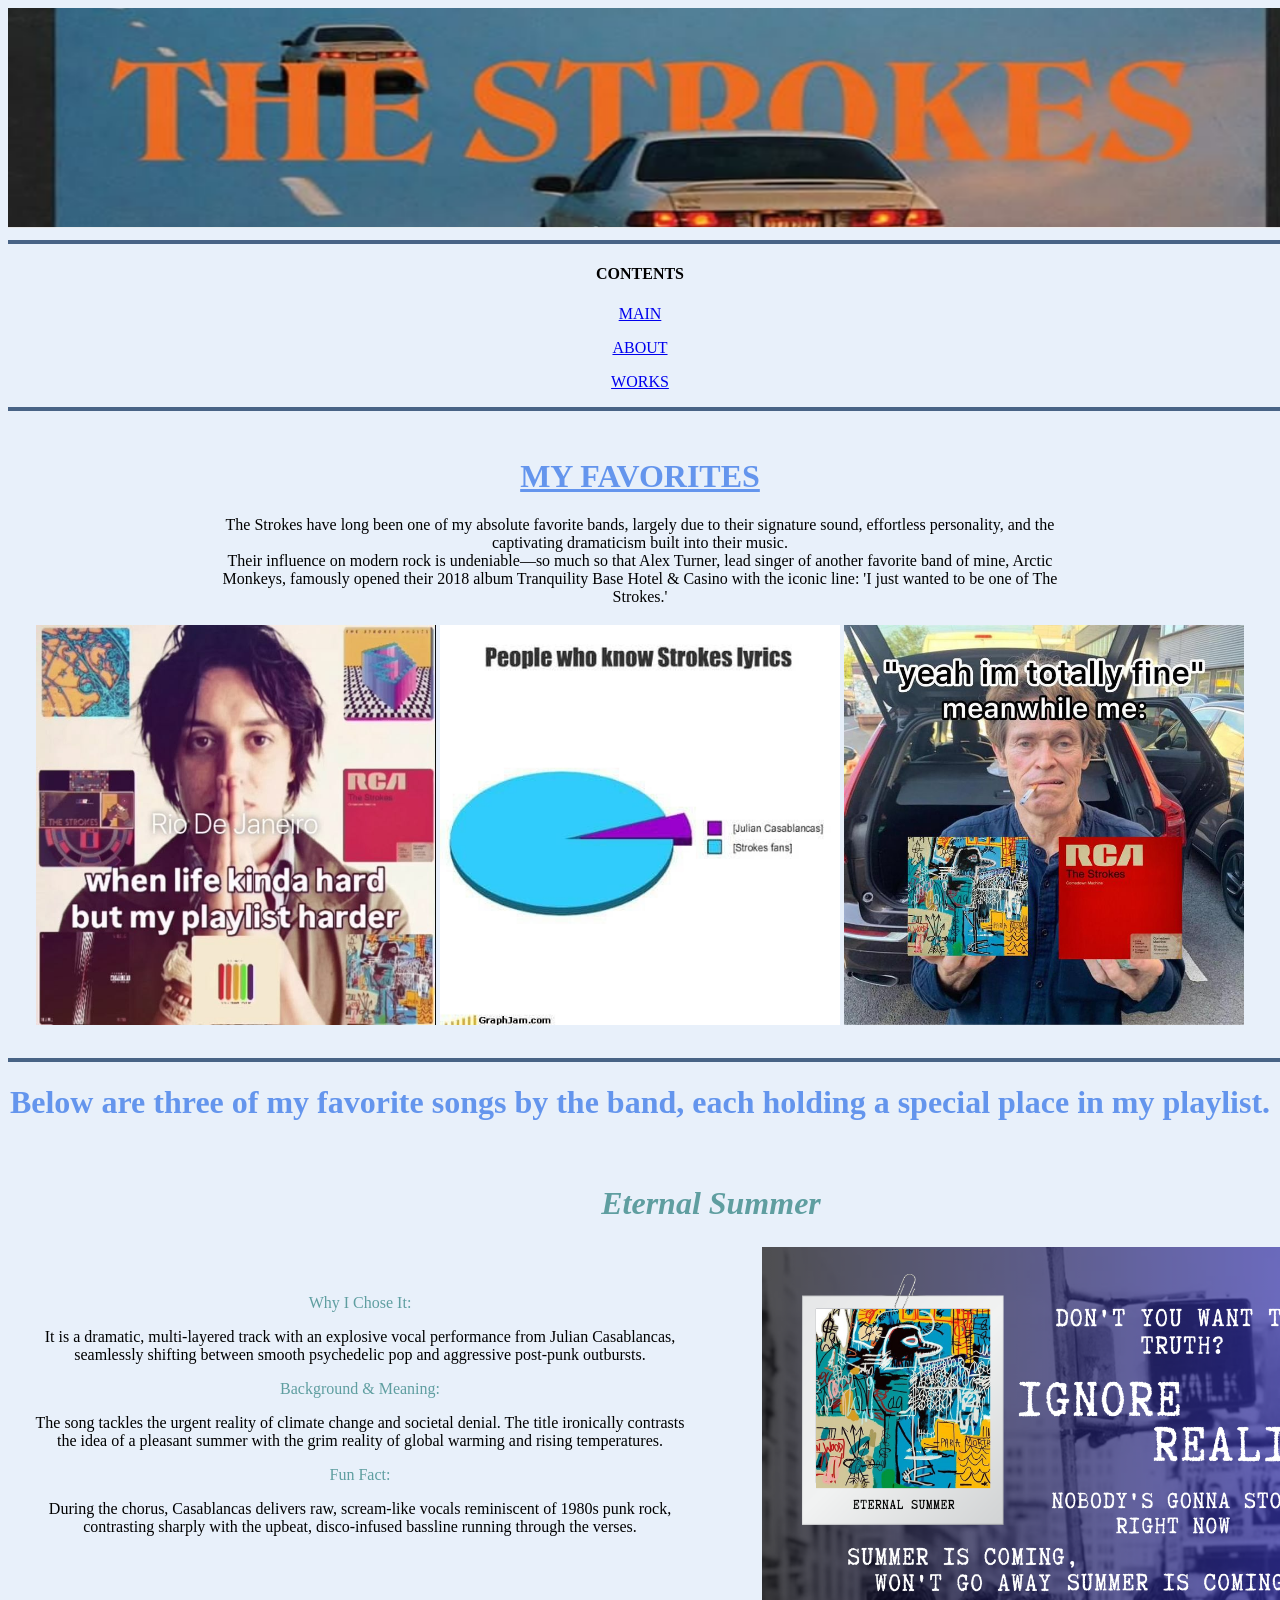
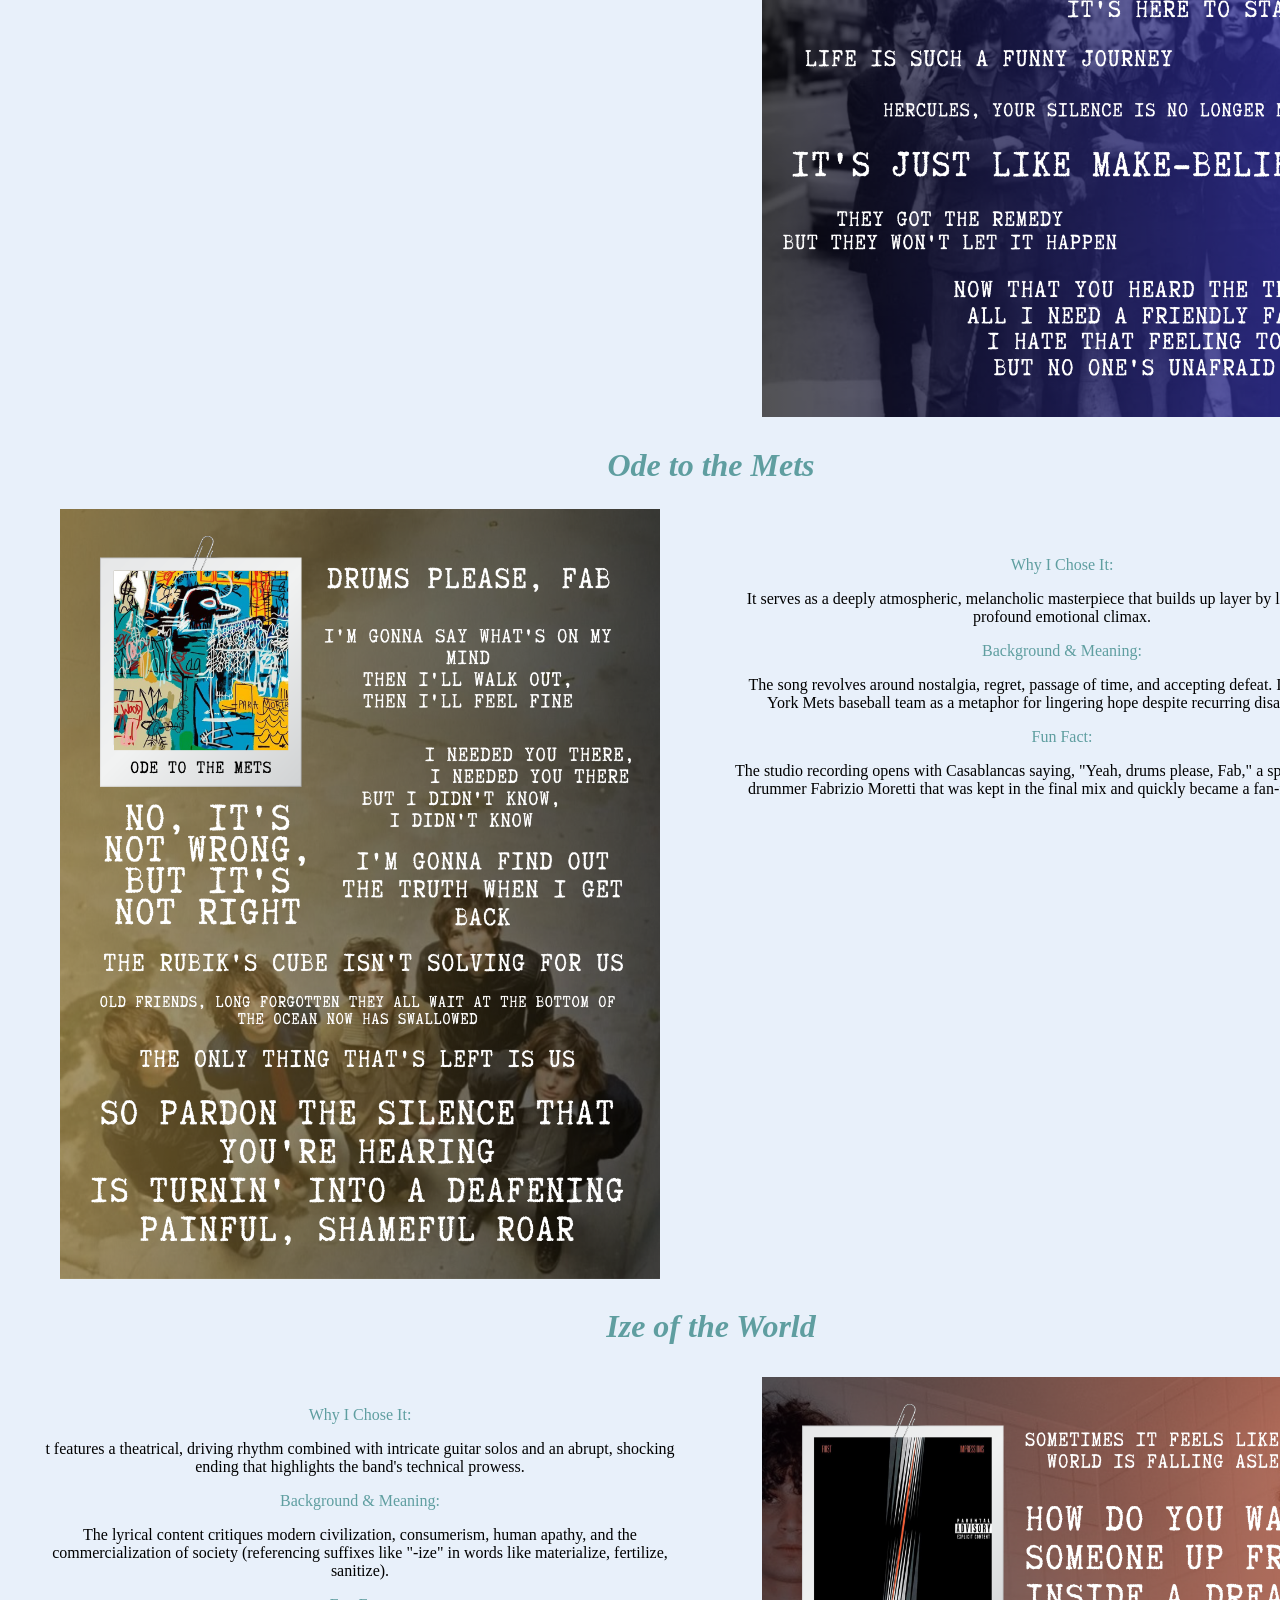
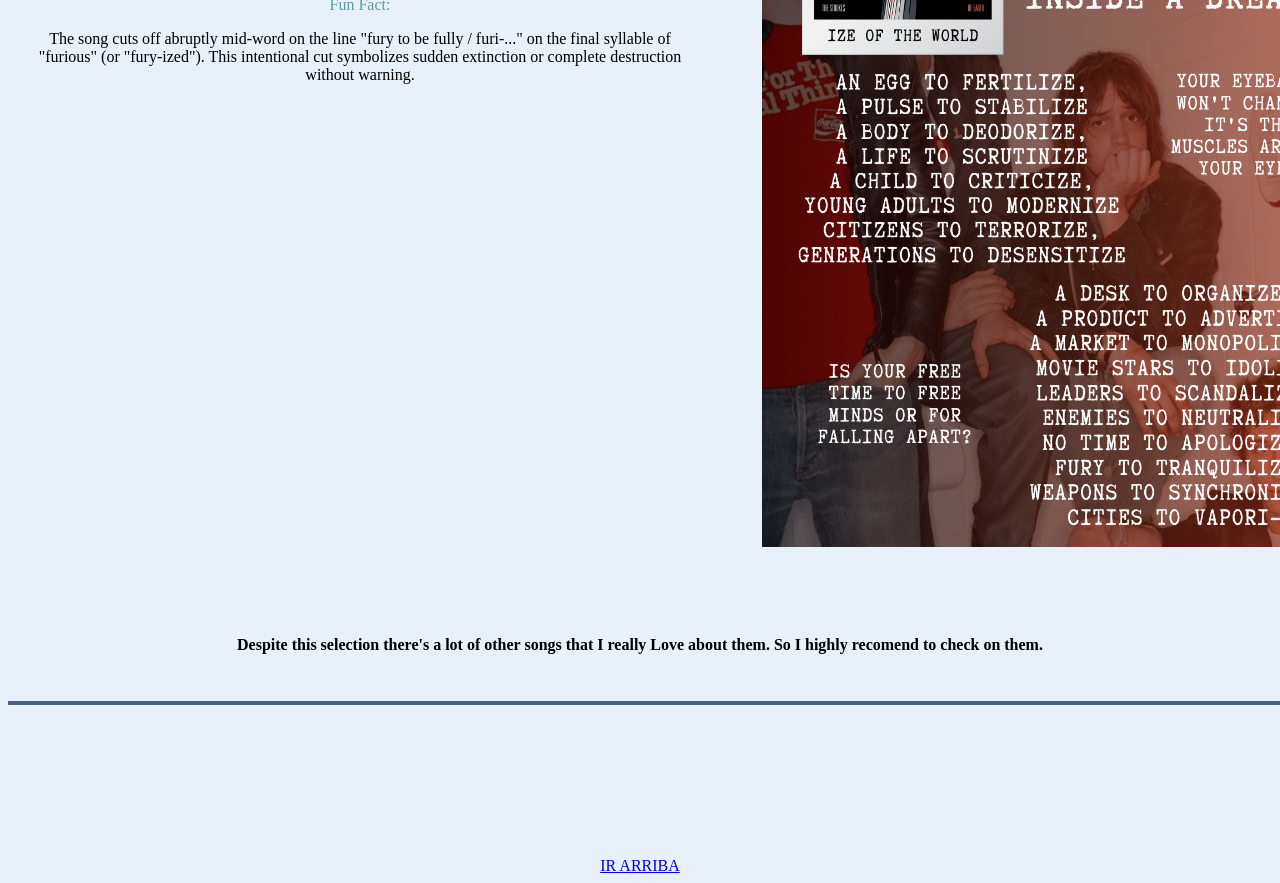
<file: Labs/Lab 01/Artist Fan Project/favorites.html>
<!DOCTYPE html>
<html>
<head>
    <meta charset="UTF-8">
    <title>FAVORITES</title>
</head>
<body bgcolor="#E8F0FA">
    <center>
        <img src="images/portada1.png" id="inicio" width="1300" height="220" alt="portada3">
    </center>
    <hr width=1350 size=4 color=#486385>
    <div align="center">
        <h4>CONTENTS</h4>
        <P><a href="index.html" targe="_blank">MAIN</a></P>
        <p><a href="about.html">ABOUT</ahref></a></p>
        <p><a href="works.html">WORKS</ahref></a></p>
    </div>
    <hr width=1350 size=4 color=#486385>
    <br>
    <div align="center">
        <u style="color: cornflowerblue"><h1 style="color: cornflowerblue">MY FAVORITES</h1></u>
        <p style="width:70%">
            The Strokes have long been one of my absolute favorite bands, largely due to their signature sound, effortless personality, and the captivating dramaticism built into their music.
        <br>
            Their influence on modern rock is undeniable—so much so that Alex Turner, lead singer of another favorite band of mine, Arctic Monkeys, famously opened their 2018 album Tranquility Base Hotel & Casino with the iconic line: 'I just wanted to be one of The Strokes.'
        </p>
        <table>
            <tr>
                <td>
                    <img src="images/recurso14.jpeg" width="400" height="400" alt="recurso14">
                </td>
                <td>
                    <img src="images/recurso15.jpeg" width="400" height="400" alt="recurso15">
                </td>
                <td>
                    <img src="images/recurso16.jpeg" width="400" height="400" alt="recurso16">
                </td>
            </tr>
        </table>
        <br>
        <hr width=1350 size=4 color=#486385>
        <h1 style="color: cornflowerblue">Below are three of my favorite songs by the band, each holding a special place in my playlist.</h1>
        <br>
        <table>
            <tr>
                <td  colspan="2"  align="center">
                 <i><h1 style="color: cadetblue">Eternal Summer</h1></i>
                </td>
            </tr>
            <tr align="center">
                <td style="padding: 20px">
                    <p style="color: cadetblue;">Why I Chose It:</p><p>It is a dramatic, multi-layered track with an explosive vocal performance from Julian Casablancas, seamlessly shifting between smooth psychedelic pop and aggressive post-punk outbursts.</li>
                    <p style="color: cadetblue;">Background & Meaning:</p><p>The song tackles the urgent reality of climate change and societal denial. The title ironically contrasts the idea of a pleasant summer with the grim reality of global warming and rising temperatures.</p>
                    <p style="color: cadetblue;">Fun Fact:</p><p>During the chorus, Casablancas delivers raw, scream-like vocals reminiscent of 1980s punk rock, contrasting sharply with the upbeat, disco-infused bassline running through the verses.</p>
                    <iframe width="660" height="435" src="https://www.youtube.com/embed/GwGu32tvDHM?si=-yaurvWjp4rt06FP" title="YouTube video player" frameborder="0" allow="accelerometer; autoplay; clipboard-write; encrypted-media; gyroscope; picture-in-picture; web-share" referrerpolicy="strict-origin-when-cross-origin" allowfullscreen></iframe>
                </td>
                <td>
                    <img src="images/recurso17.png" width="600" height="770" alt="recurso17">
                </td>
            </tr>
            <tr>
                <td  colspan="2"  align="center">
                 <i><h1 style="color: cadetblue">Ode to the Mets</h1></i>
                </td>
            </tr>
            <tr align="center"> 
                <td>
                    <img src="images/recurso18.png" width="600" height="770" alt="recurso18">
                </td>
                <td style="padding: 20px">
                    <p style="color: cadetblue;">Why I Chose It:</p><p>It serves as a deeply atmospheric, melancholic masterpiece that builds up layer by layer, creating a profound emotional climax.</li>
                    <p style="color: cadetblue;">Background & Meaning:</p><p>The song revolves around nostalgia, regret, passage of time, and accepting defeat. It uses the New York Mets baseball team as a metaphor for lingering hope despite recurring disappointment.</p>
                    <p style="color: cadetblue;">Fun Fact:</p><p>The studio recording opens with Casablancas saying, "Yeah, drums please, Fab," a spontaneous cue to drummer Fabrizio Moretti that was kept in the final mix and quickly became a fan-favorite meme.</p>
                    <iframe width="660" height="435" src="https://www.youtube.com/embed/tx7HYQFkSZ4?si=LzeVQOJND04aArVf" title="YouTube video player" frameborder="0" allow="accelerometer; autoplay; clipboard-write; encrypted-media; gyroscope; picture-in-picture; web-share" referrerpolicy="strict-origin-when-cross-origin" allowfullscreen></iframe>
                </td>
            </tr>
            <tr>
                <td  colspan="2"  align="center">
                 <i><h1 style="color: cadetblue">Ize of the World</h1></i>
                </td>
            </tr>
            <tr align="center">
                <td style="padding: 20px">
                    <p style="color: cadetblue;">Why I Chose It:</p><p>t features a theatrical, driving rhythm combined with intricate guitar solos and an abrupt, shocking ending that highlights the band's technical prowess.</li>
                    <p style="color: cadetblue;">Background & Meaning:</p><p>The lyrical content critiques modern civilization, consumerism, human apathy, and the commercialization of society (referencing suffixes like "-ize" in words like materialize, fertilize, sanitize).</p>
                    <p style="color: cadetblue;">Fun Fact:</p><p>The song cuts off abruptly mid-word on the line "fury to be fully / furi-..." on the final syllable of "furious" (or "fury-ized"). This intentional cut symbolizes sudden extinction or complete destruction without warning.</p>
                    <iframe width="660" height="435" src="https://www.youtube.com/embed/RW9VESHmU5I?si=IEgZD3tMaFuzjoJv" title="YouTube video player" frameborder="0" allow="accelerometer; autoplay; clipboard-write; encrypted-media; gyroscope; picture-in-picture; web-share" referrerpolicy="strict-origin-when-cross-origin" allowfullscreen></iframe>
                </td>
                <td>
                    <img src="images/recurso19.png" width="600" height="770" alt="recurso19">
                </td>
            </tr>
        </table>
        <br><br><br>
        <h4>Despite this selection there's a lot of other songs that I really Love about them. So I highly recomend to check on them.</h4>
    </div>
    <br>
    <hr width=1350 size=4 color=#486385>
    <br><br><br><br><br><br><br><br>
    <center>
        <a href="#inicio">IR ARRIBA</a>
    </center>
</body>
</html>
</file>
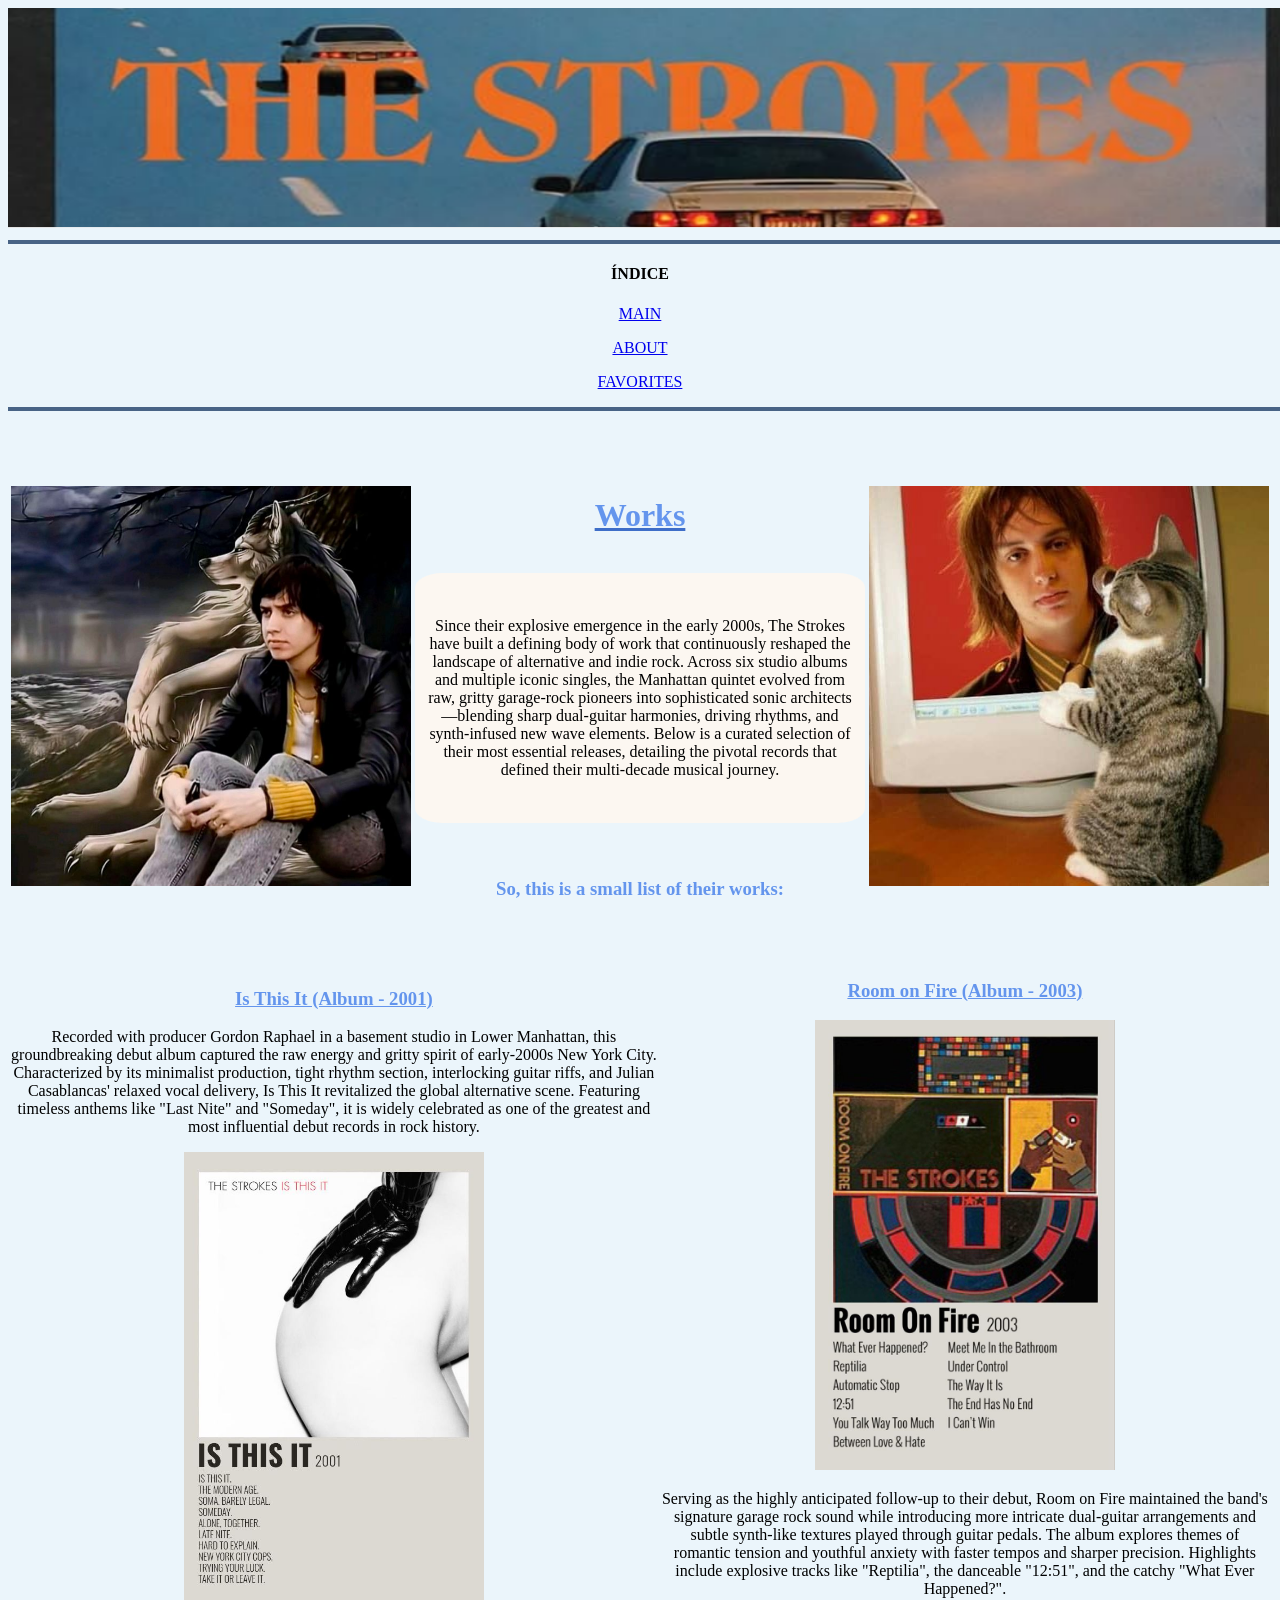
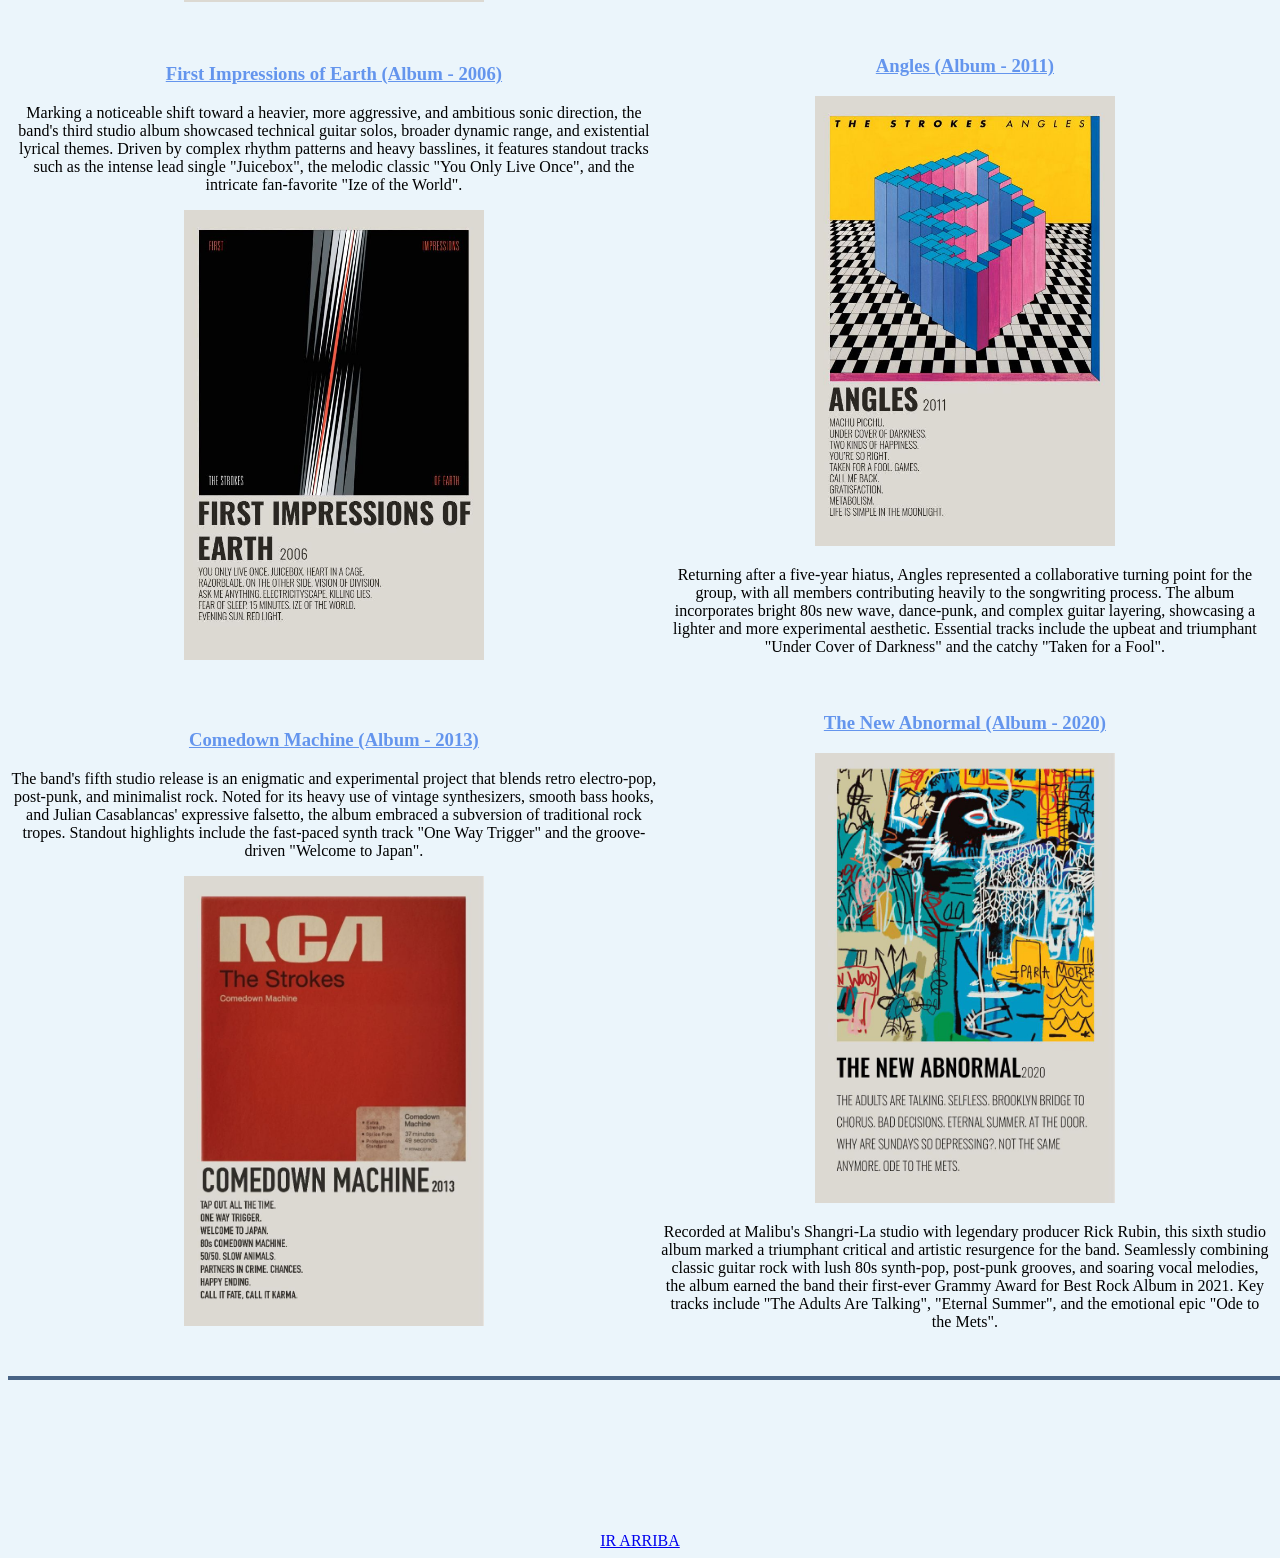
<file: Labs/Lab 01/Artist Fan Project/works.html>
<!DOCTYPE html>
<html>
<head>
    <meta charset="UTF-8">
    <title>WORKS</title>
</head>
<body bgcolor="#ebf5fb">
    <center>
        <img src="images/portada1.png" id="inicio" width="1300" height="220" alt="3">
    </center>
    <hr width=1350 size=4 color=#486385>
    <div align="center">
        <h4>ÍNDICE</h4>
        <P><a href="index.html">MAIN</ahref></a></P>
        <p><a href="about.html">ABOUT</ahref></a></p>
        <p><a href="favorites.html">FAVORITES</ahref></a></p>
    </div>
    <hr width=1350 size=4 color=#486385>
    <br>
    <div align="center">
        <br>
        <table align="center">
            <tr>
                <td>
                    <img src="images/recurso6.jpeg" width="400" height="400" alt="recurso3">
                </td>
                <td >
                    <br>
                    <u style="color: rgb(62, 110, 200)"><h1 style="color: cornflowerblue" align="center">Works</h1></u>
                    <br>
                    <div style="background-color:rgb(252, 247, 241); border-radius: 6%; height: 400; border: 10; text-align: center">
                    <br>
                    <p style="padding: 10px;">Since their explosive emergence in the early 2000s, The Strokes have built a defining body of work that continuously reshaped the landscape of alternative and indie rock. Across six studio albums and multiple iconic singles, the Manhattan quintet evolved from raw, gritty garage-rock pioneers into sophisticated sonic architects—blending sharp dual-guitar harmonies, driving rhythms, and synth-infused new wave elements. Below is a curated selection of their most essential releases, detailing the pivotal records that defined their multi-decade musical journey.</p>
                    <br>
                    </div>
                    <br>
                    <br>
                    <h3 style="color: cornflowerblue" align="center">So, this is a small list of their works:</h3>
                </td>
                <td>
                    <img src="images/recurso7.jpeg" width="400" height="400" alt="recurso7">
                </td>
            </tr>
        </table>
        <br>
        <table>
            <tr align="center">
                <td>
                    <br>
                    <u style="color: cornflowerblue"><h3 style="color: cornflowerblue">Is This It (Album - 2001)</h3></u>
                    <p>Recorded with producer Gordon Raphael in a basement studio in Lower Manhattan, this groundbreaking debut album captured the raw energy and gritty spirit of early-2000s New York City. Characterized by its minimalist production, tight rhythm section, interlocking guitar riffs, and Julian Casablancas' relaxed vocal delivery, Is This It revitalized the global alternative scene. Featuring timeless anthems like "Last Nite" and "Someday", it is widely celebrated as one of the greatest and most influential debut records in rock history.</p>
                    <a href="https://open.spotify.com/album/2yNaksHgeMQM9Quse463b5?si=TIxfzoTDQ-u0RH1FdR102g&utm_source=copy-link"target="_blank"><img src="images/recurso8.jpeg" width="300" height="450" alt="imagen1"></a>
                </td>
                <td>
                    <br>
                    <u style="color: cornflowerblue"><h3 style="color: cornflowerblue">Room on Fire (Album - 2003)</h3></u>
                    <a href="https://open.spotify.com/album/3HFbH1loOUbqCyPsLuHLLh?si=CTawll1wTGm6HCGoSqnhXA&utm_source=copy-link"target="_blank"><img src="images/recurso9.jpeg" width="300" height="450" alt="imagen2"></a>
                    <p>Serving as the highly anticipated follow-up to their debut, Room on Fire maintained the band's signature garage rock sound while introducing more intricate dual-guitar arrangements and subtle synth-like textures played through guitar pedals. The album explores themes of romantic tension and youthful anxiety with faster tempos and sharper precision. Highlights include explosive tracks like "Reptilia", the danceable "12:51", and the catchy "What Ever Happened?".</p>
                </td>
            </tr>
            <tr align="center">
                <td>
                    <br>
                    <u style="color: cornflowerblue"><h3 style="color: cornflowerblue">First Impressions of Earth (Album - 2006)</h3></u>
                    <p>Marking a noticeable shift toward a heavier, more aggressive, and ambitious sonic direction, the band's third studio album showcased technical guitar solos, broader dynamic range, and existential lyrical themes. Driven by complex rhythm patterns and heavy basslines, it features standout tracks such as the intense lead single "Juicebox", the melodic classic "You Only Live Once", and the intricate fan-favorite "Ize of the World".</p>
                    <a href="https://open.spotify.com/album/1HQ61my1h3VWp2EBWKlp0n?si=C5NGiFePRWau3iAMX6K16g&utm_source=copy-link"target="_blank"><img src="images/recurso10.jpeg" width="300" height="450" alt="imagen3"></a>
                </td>
                <td>
                    <br>
                    <u style="color: cornflowerblue"><h3 style="color: cornflowerblue">Angles (Album - 2011)</h3></u>
                    <a href="https://open.spotify.com/album/6Jx4cGhWHewTcfKDJKguBQ?si=bhv-7aIwTUq1NOAdWLmb6A&utm_source=copy-link"target="_blank"><img src="images/recurso12.jpeg" width="300" height="450" alt="imagen4"></a>
                    <p>Returning after a five-year hiatus, Angles represented a collaborative turning point for the group, with all members contributing heavily to the songwriting process. The album incorporates bright 80s new wave, dance-punk, and complex guitar layering, showcasing a lighter and more experimental aesthetic. Essential tracks include the upbeat and triumphant "Under Cover of Darkness" and the catchy "Taken for a Fool".</p>
                </td>
            </tr>
            <tr align="center">
                <td>
                    <br>
                    <u style="color: cornflowerblue"><h3 style="color: cornflowerblue">Comedown Machine (Album - 2013)</h3></u>
                    <p>The band's fifth studio release is an enigmatic and experimental project that blends retro electro-pop, post-punk, and minimalist rock. Noted for its heavy use of vintage synthesizers, smooth bass hooks, and Julian Casablancas' expressive falsetto, the album embraced a subversion of traditional rock tropes. Standout highlights include the fast-paced synth track "One Way Trigger" and the groove-driven "Welcome to Japan".</p>
                    <a href="https://open.spotify.com/album/4WnkQO4xD9ljQooB3VIxCV?si=0r3ggDi6TgysnTxC95PkHQ&utm_source=copy-link"target="_blank"><img src="images/recurso13.jpeg" width="300" height="450" alt="imagen5"></a>
                </td>
                <td>
                    <br>
                    <u style="color: cornflowerblue"><h3 style="color: cornflowerblue">The New Abnormal (Album - 2020)</h3></u>
                    <a href="https://open.spotify.com/album/2xkZV2Hl1Omi8rk2D7t5lN?si=EmI7uXzoQZ2maXkx0V2paA&utm_source=copy-link"target="_blank"><img src="images/recurso11.jpeg" width="300" height="450" alt="imagen6"></a>
                    <p>Recorded at Malibu's Shangri-La studio with legendary producer Rick Rubin, this sixth studio album marked a triumphant critical and artistic resurgence for the band. Seamlessly combining classic guitar rock with lush 80s synth-pop, post-punk grooves, and soaring vocal melodies, the album earned the band their first-ever Grammy Award for Best Rock Album in 2021. Key tracks include "The Adults Are Talking", "Eternal Summer", and the emotional epic "Ode to the Mets".</p>
                </td>
            </tr>
        </table>
    </div>
    <br>
    <hr width=1350 size=4 color=#486385>
    <br><br><br><br><br><br><br><br>
    <center>
        <a href="#inicio">IR ARRIBA</a>
    </center>
</body>
</html>
</file>
<file: Labs/Lab 03/Smart Parking/style.css>
/* ---------- General ---------- */
body {
    margin: 0;
    background-color: #ffffff;
    color: #1b2a38;
    font-family: 'Segoe UI', Arial, sans-serif;
}

.page {
    max-width: 1000px;
    margin: 0 auto;
    padding: 0 22px;
}

/* ---------- Top bar and cover ---------- */
.topbar {
    background-color: #0b2c4a;
    color: white;
    padding: 14px 30px;
}

.topbar-text {
    font-size: 14px;
    line-height: 1.6;
}

.back-link {
    color: #7fe3ef;
    font-weight: bold;
    text-decoration: none;
    font-size: 14px;
}

.cover {
    background-color: #06203a;
    color: white;
    padding: 50px 40px;
}

.cover-label {
    font-size: 14px;
    letter-spacing: 4px;
    color: #7fe3ef;
    margin: 0 0 12px 0;
}

.cover h1 {
    font-size: 60px;
    margin: 0 0 12px 0;
}

.cover-sub {
    font-size: 20px;
    font-weight: bold;
    margin-top: 14px;
}

.cover-text {
    font-size: 15px;
    color: #cfeff5;
    max-width: 560px;
    line-height: 1.7;
}

/* ---------- Section titles ---------- */
.section-bar {
    background-color: #0b2c4a;
    padding: 14px 24px;
    margin-top: 40px;
}

.section-bar h2 {
    margin: 0;
    font-size: 34px;
    color: white;
}

.text {
    font-size: 16px;
    line-height: 1.8;
    margin-top: 22px;
}

/* ---------- Dashboard ---------- */
.cards {
    display: flex;
    flex-wrap: wrap;
    gap: 16px;
    margin-top: 22px;
}

.card {
    flex: 1;
    min-width: 180px;
    border: 1px solid #b9c9d9;
    border-top: 5px solid #0b2c4a;
    border-radius: 8px;
    padding: 14px 18px;
    text-align: center;
}

.card-label {
    margin: 0;
    font-size: 12px;
    letter-spacing: 2px;
    color: #4a5d70;
}

.card-number {
    margin: 6px 0 0 0;
    font-size: 48px;
    font-weight: bold;
    color: #0b2c4a;
}

.red {
    color: #e5484d;
}

.green {
    color: #1f9d5b;
}

/* Occupancy bar */
.bar-box {
    margin-top: 20px;
}

.bar-back {
    background-color: #e3ebf3;
    border-radius: 10px;
    height: 22px;
    overflow: hidden;
}

.bar-fill {
    height: 100%;
    width: 0%;
    background-color: #2fbf71;
    transition: width 0.6s, background-color 0.6s;
}

.bar-fill.orange {
    background-color: #f2a43a;
}

.bar-fill.red-bar {
    background-color: #e5484d;
}

.status-line {
    font-size: 14px;
    color: #4a5d70;
    margin-top: 14px;
}

#pause-button {
    background-color: #0b2c4a;
    color: white;
    border: 0;
    border-radius: 6px;
    padding: 8px 16px;
    font-size: 13px;
    cursor: pointer;
}

/* ---------- Legend ---------- */
.legend {
    font-size: 14px;
    margin-top: 10px;
}

.legend-box {
    display: inline-block;
    width: 18px;
    height: 12px;
    border-radius: 3px;
    vertical-align: middle;
    margin-right: 4px;
}

/* ---------- Parking lot ---------- */
.lot-scroll {
    overflow-x: auto;
    margin-top: 16px;
}

.lot {
    display: grid;
    grid-template-columns: auto auto;
    grid-template-areas:
        "left top"
        "left lane1"
        "left center"
        "left lane2"
        ".    bottom";
    column-gap: 22px;
    justify-content: center;
    background-color: #3b4350;
    border-radius: 10px;
    padding: 24px 16px;
    min-width: 860px;
}

/* Single lines of spaces: left, top and bottom */
.strip {
    display: flex;
    gap: 3px;
}

.strip-left {
    grid-area: left;
    flex-direction: column;
    justify-content: space-between;
}

.strip-top {
    grid-area: top;
    justify-self: center;
}

.strip-bottom {
    grid-area: bottom;
    justify-self: center;
}

/* Horizontal lanes with arrows */
.lane {
    display: flex;
    justify-content: space-around;
    align-items: center;
    height: 20px;
    margin: 4px 0;
    color: #aab4c0;
    font-size: 16px;
    border-top: 2px dashed #5b6573;
    border-bottom: 2px dashed #5b6573;
}

.lane1 {
    grid-area: lane1;
}

.lane2 {
    grid-area: lane2;
}

/* Center blocks */
.center-row {
    grid-area: center;
    display: flex;
    justify-content: center;
}

.block {
    display: flex;
    gap: 3px;
}

.column {
    display: flex;
    flex-direction: column;
    gap: 3px;
}

/* Vertical lane between blocks, with arrows */
.aisle {
    width: 36px;
    display: flex;
    flex-direction: column;
    justify-content: space-around;
    align-items: center;
    color: #aab4c0;
    font-size: 20px;
    border-left: 2px dashed #5b6573;
    border-right: 2px dashed #5b6573;
    margin: 0 4px;
}

/* Each parking space */
.space {
    width: 42px;
    height: 22px;
    border-radius: 3px;
    font-size: 10px;
    line-height: 22px;
    text-align: center;
    color: white;
    cursor: pointer;
}

.space:hover {
    outline: 2px solid white;
}

.available,
.legend-box.available {
    background-color: #2fbf71;
}

.occupied,
.legend-box.occupied {
    background-color: #e5484d;
}

/* Accessible spaces (blue border) */
.space.accessible {
    border: 2px solid #2f8fe6;
    box-sizing: border-box;
    line-height: 18px;
    font-size: 12px;
}

.legend-box.accessible {
    background-color: #ffffff;
    border: 3px solid #2f8fe6;
    box-sizing: border-box;
}

/* Short flash when a sensor changes */
.flash {
    animation: flash 0.7s;
}

@keyframes flash {
    0% {
        box-shadow: 0 0 0 0 white;
        transform: scale(1.25);
    }

    100% {
        box-shadow: 0 0 0 6px rgba(255, 255, 255, 0);
        transform: scale(1);
    }
}

/* ---------- Reference photo ---------- */
.photo {
    width: 100%;
    max-width: 760px;
    height: auto;
    border-radius: 8px;
    margin-top: 10px;
}

.caption {
    font-size: 13px;
    color: #4a5d70;
    font-style: italic;
}

/* ---------- Info table ---------- */
.info-table {
    border-collapse: collapse;
    width: 100%;
    margin-top: 22px;
    font-size: 15px;
    line-height: 1.6;
}

.info-table td {
    padding: 10px 14px;
    border: 1px solid #b9c9d9;
}

.info-table td.info-title {
    background-color: #0b2c4a;
    color: white;
    font-weight: bold;
    border: 1px solid #0b2c4a;
    width: 25%;
}

/* ---------- Contact and footer ---------- */
.contact {
    border-top: 4px solid #0b2c4a;
    margin-top: 40px;
    padding-top: 22px;
    font-size: 15px;
}

.contact a {
    color: #1f6fb2;
}

.back-bold {
    font-weight: bold;
}

.to-top {
    margin: 25px 0 40px 0;
}

.to-top a {
    color: #1f6fb2;
    font-size: 14px;
}

footer {
    background-color: #0b2c4a;
    color: white;
    padding: 24px 20px;
    text-align: center;
    font-size: 14px;
}

footer p {
    margin: 0 0 8px 0;
}

footer .footer-small {
    font-size: 12px;
    color: #b8d3e6;
    margin: 0;
}
</file>
